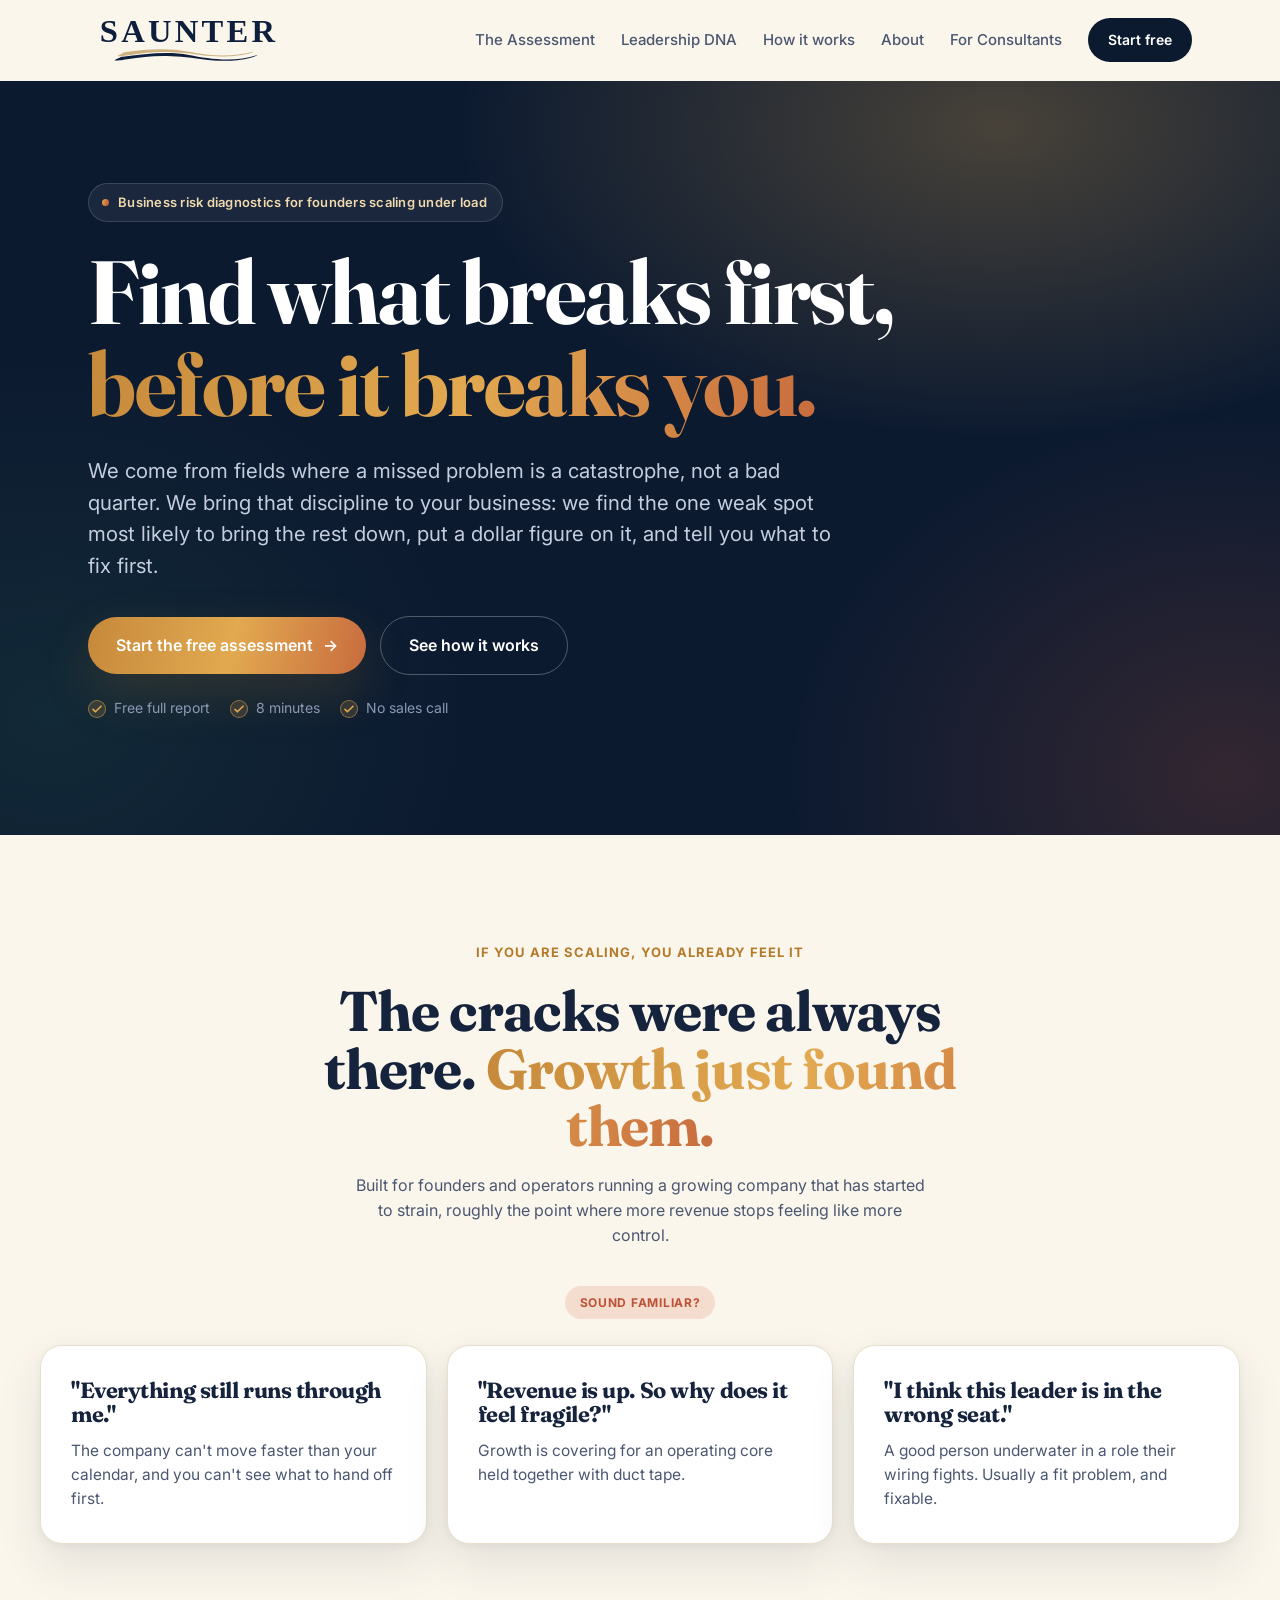
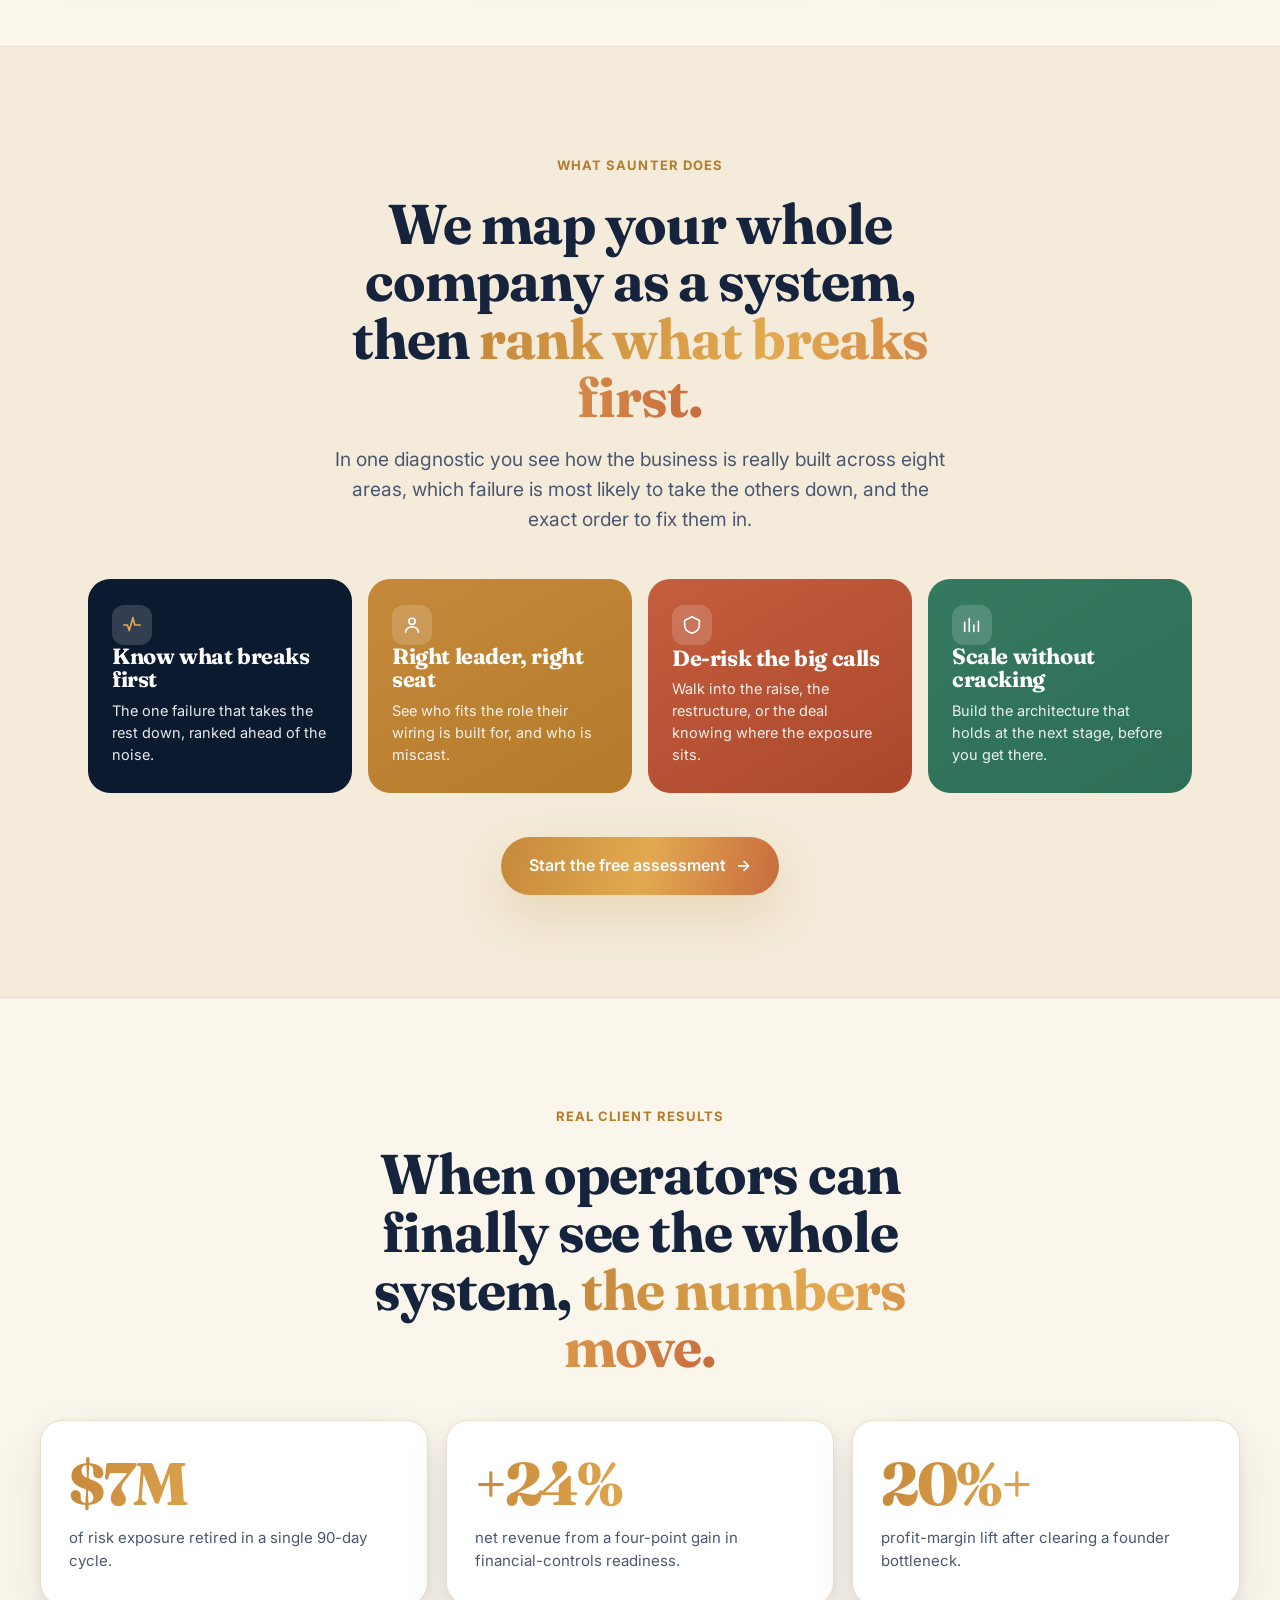
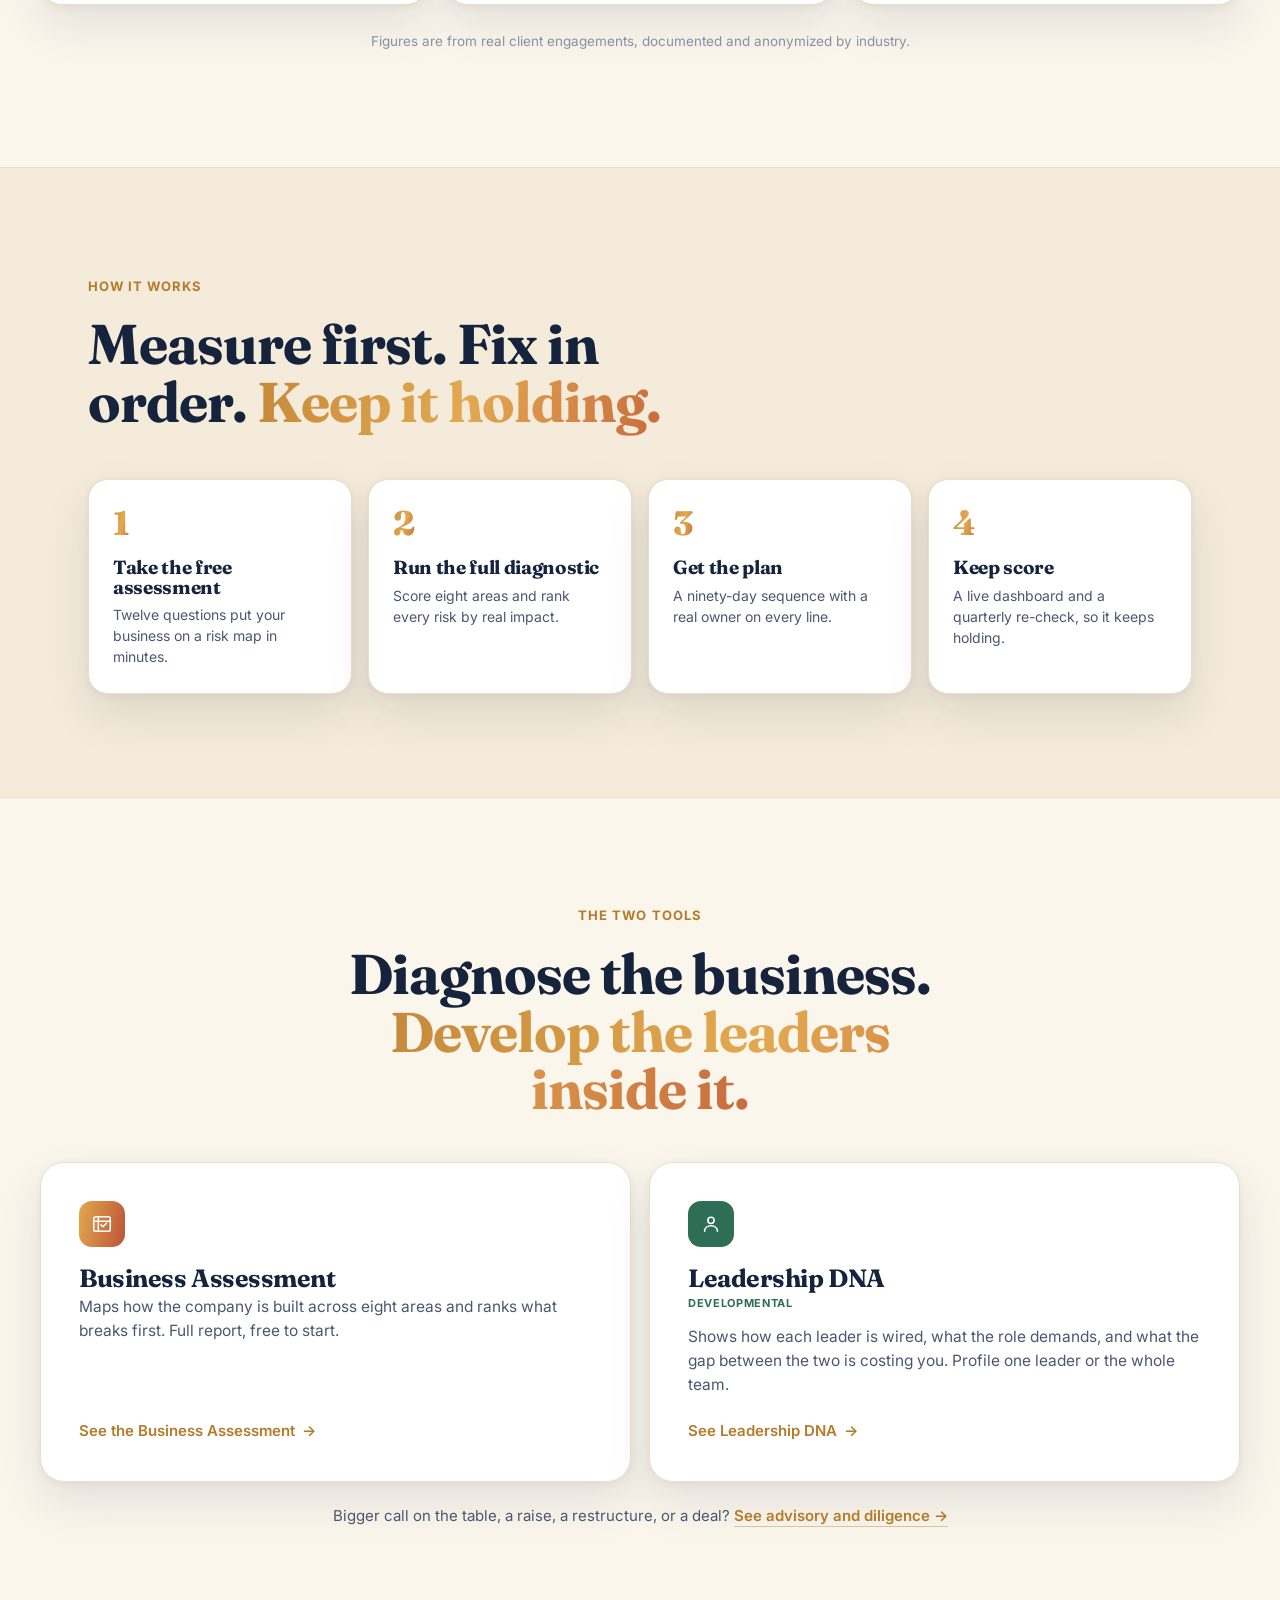
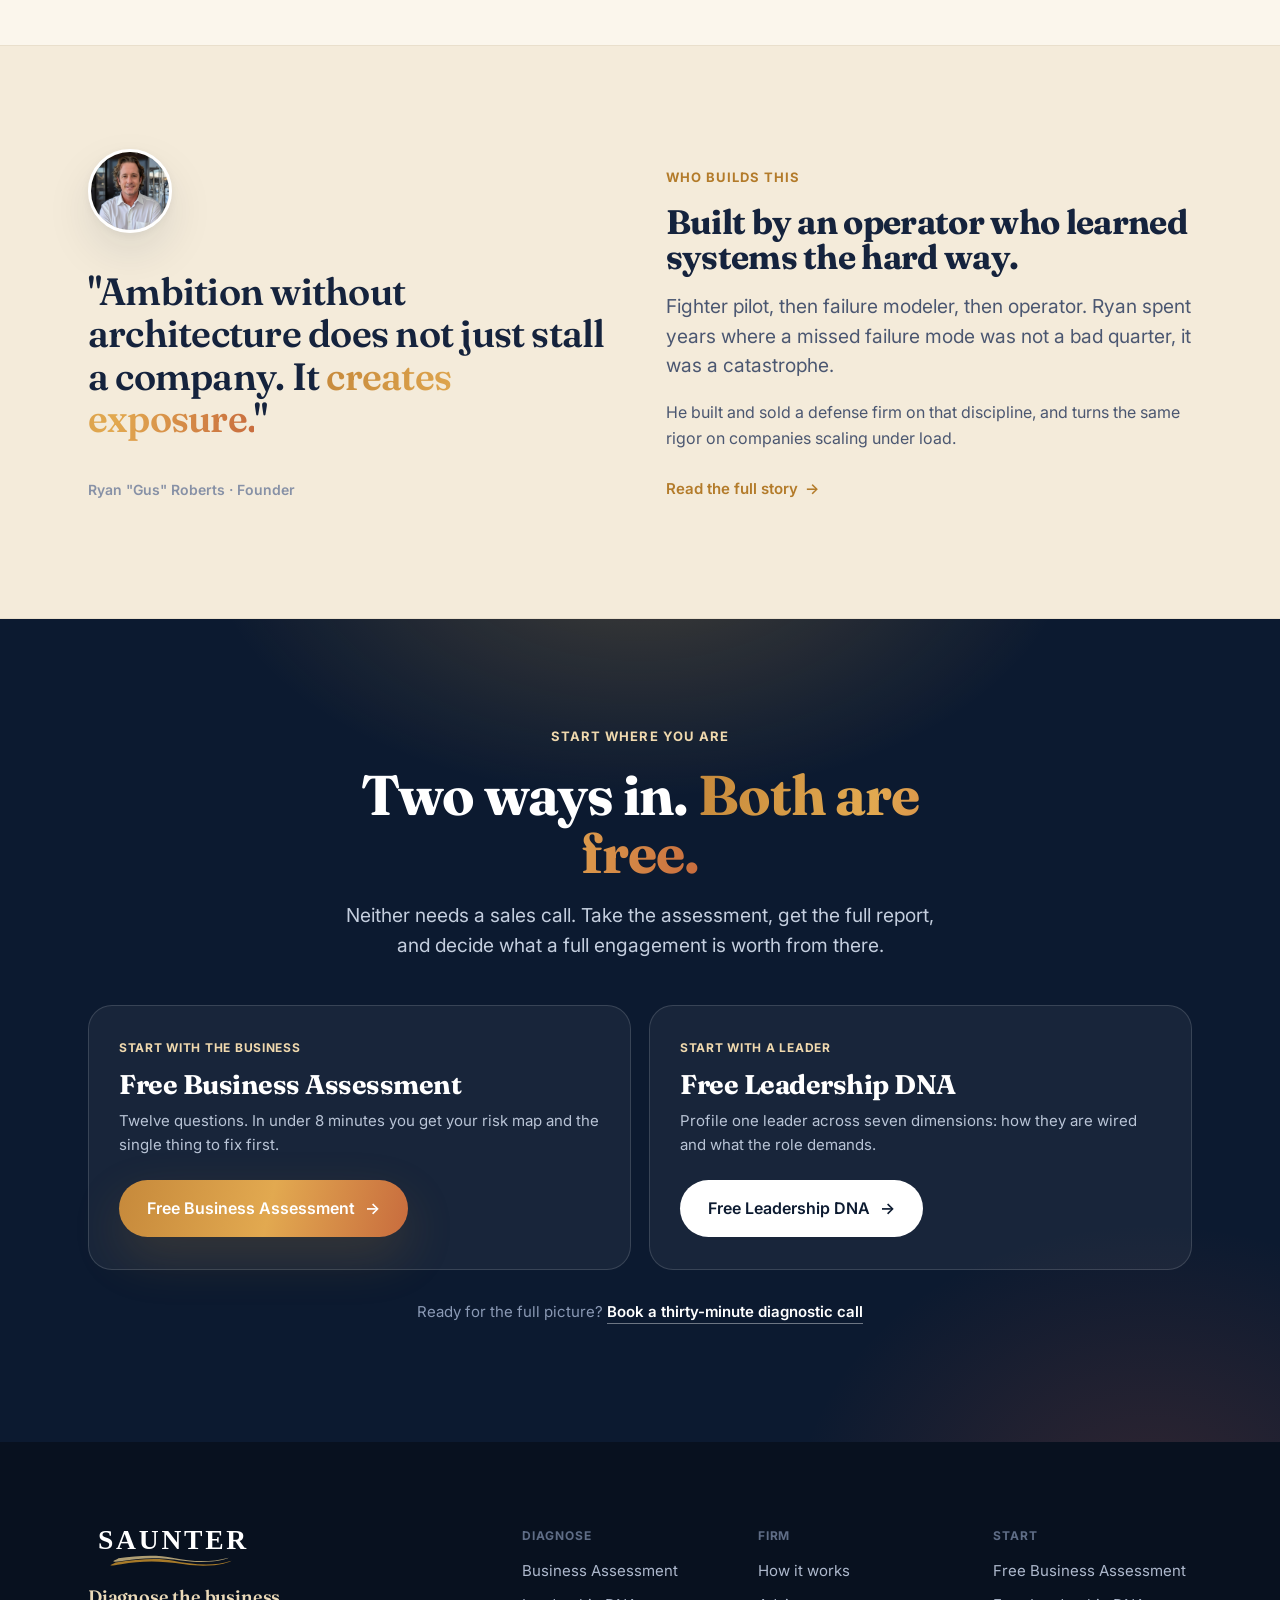
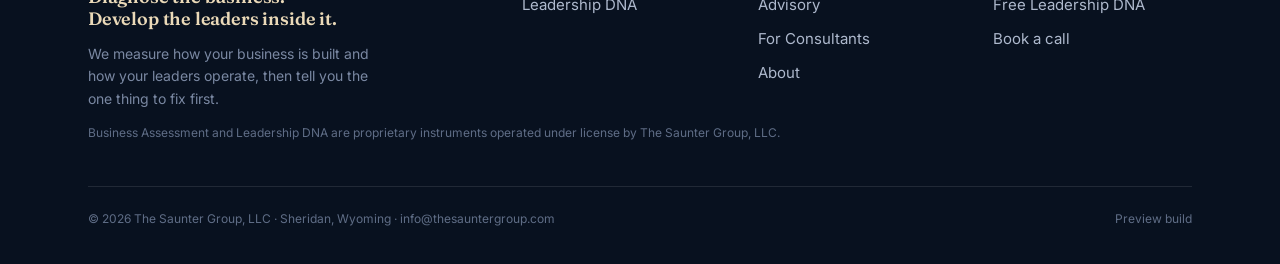
<file: index.html>
<!DOCTYPE html>
<html lang="en">
<head>
<meta charset="UTF-8" />
<meta name="viewport" content="width=device-width, initial-scale=1" />
<meta name="theme-color" content="#0C1A30" />
<meta name="robots" content="noindex" /><!-- PREVIEW BUILD -->
<title>The Saunter Group — Find what breaks first, before it breaks you</title>
<meta name="description" content="Business risk diagnostics for founders scaling under load. We find the one weak spot most likely to bring the rest down, put a dollar figure on it, and tell you what to fix first." />
<link rel="icon" type="image/svg+xml" href="assets/saunter-mark.svg" />
<link rel="preconnect" href="https://fonts.googleapis.com">
<link rel="preconnect" href="https://fonts.gstatic.com" crossorigin>
<link href="https://fonts.googleapis.com/css2?family=Fraunces:opsz,wght@9..144,500..900&family=Inter:wght@400;500;600;700&display=swap" rel="stylesheet">
<style>
  :root{
    --cream:#FBF6EC;
    --cream-2:#F4EBDA;
    --card:#FFFFFF;
    --ink:#15233D;
    --ink-2:#4B5771;
    --ink-3:#8791A6;
    --navy:#0C1A30;
    --navy-2:#122544;
    --line:#E9DFCC;
    --brass:#B37B2A;
    --amber:#E2A950;
    --coral:#BD5236;
    --coral-soft:#F4DDCE;
    --sand:#EAD6B4;
    --teal:#2E6E56;
    --teal-soft:#CFE3D6;
    --navy-soft:#D5DCE8;
    --grad:linear-gradient(103deg,#C6893B 0%,#E2A950 52%,#BD5236 120%);
    --grad-warm:linear-gradient(103deg,#E2A950,#BD5236);
    --disp:'Fraunces', Georgia, 'Times New Roman', serif;
    --ui:'Inter', -apple-system, BlinkMacSystemFont, Segoe UI, Roboto, sans-serif;
    --mx:1200px;
    --ease:cubic-bezier(.2,.8,.2,1);
    --shadow:0 2px 8px rgba(21,35,61,.05), 0 20px 46px rgba(21,35,61,.10);
    --shadow-lg:0 4px 14px rgba(21,35,61,.07), 0 34px 70px rgba(21,35,61,.16);
    --shadow-warm:0 20px 50px rgba(179,123,42,.20);
  }
  *{box-sizing:border-box;}
  html{scroll-behavior:smooth;}
  html,body{margin:0;padding:0;background:var(--cream);color:var(--ink);}
  body{font-family:var(--ui);font-size:18px;line-height:1.6;-webkit-font-smoothing:antialiased;text-rendering:optimizeLegibility;overflow-x:hidden;}
  img,svg{display:block;max-width:100%;}
  a{color:inherit;}
  ::selection{background:var(--amber);color:var(--navy);}

  .wrap{max-width:var(--mx);margin:0 auto;padding:0 clamp(20px,5vw,48px);position:relative;}
  section{position:relative;}

  h1,h2,h3,h4{margin:0;font-family:var(--disp);font-weight:700;font-optical-sizing:auto;letter-spacing:-.018em;line-height:1.05;color:var(--ink);}
  .display{font-weight:700;letter-spacing:-.016em;line-height:1.03;}
  .h1{font-size:clamp(44px,7vw,92px);}
  .h2{font-size:clamp(32px,4.6vw,56px);letter-spacing:-.018em;line-height:1.03;}
  .h3{font-size:clamp(24px,2.7vw,34px);letter-spacing:-.02em;}
  .grad-text{background:var(--grad);-webkit-background-clip:text;background-clip:text;color:transparent;}
  .lead{font-family:var(--ui);font-size:clamp(18px,1.5vw,22px);line-height:1.55;color:var(--ink-2);font-weight:400;}
  .kick{display:inline-flex;align-items:center;gap:9px;font-family:var(--ui);font-weight:600;font-size:13px;letter-spacing:.02em;color:var(--brass);background:var(--cream-2);border:1px solid var(--line);padding:8px 15px 8px 13px;border-radius:999px;}
  .kick::before{content:"";width:7px;height:7px;border-radius:50%;background:var(--grad-warm);}
  .kick.on-dark{color:#F0D9AE;background:rgba(255,255,255,.06);border-color:rgba(255,255,255,.14);}
  .eyebrow{font-family:var(--ui);font-weight:700;font-size:13px;letter-spacing:.08em;text-transform:uppercase;color:var(--brass);}

  .btn{display:inline-flex;align-items:center;gap:10px;font-family:var(--ui);font-weight:600;font-size:16px;padding:16px 28px;border-radius:999px;text-decoration:none;border:0;cursor:pointer;transition:transform .22s var(--ease),box-shadow .22s var(--ease),background .22s,color .22s;white-space:nowrap;}
  .btn .arw{transition:transform .22s var(--ease);}
  .btn:hover .arw{transform:translateX(4px);}
  .btn-grad{background:var(--grad);color:#fff;box-shadow:var(--shadow-warm);}
  .btn-grad:hover{transform:translateY(-2px);box-shadow:0 26px 60px rgba(179,123,42,.34);}
  .btn-navy{background:var(--navy);color:#fff;}
  .btn-navy:hover{transform:translateY(-2px);box-shadow:0 20px 44px rgba(12,26,48,.28);}
  .btn-ghost{background:transparent;color:var(--ink);border:1.5px solid var(--line);}
  .btn-ghost:hover{border-color:var(--ink);background:#fff;}
  .btn-ghost.on-dark{color:#fff;border-color:rgba(255,255,255,.28);}
  .btn-ghost.on-dark:hover{background:rgba(255,255,255,.08);border-color:rgba(255,255,255,.5);}
  .btn-white{background:#fff;color:var(--navy);}
  .btn-white:hover{transform:translateY(-2px);box-shadow:0 20px 44px rgba(0,0,0,.24);}
  .tlink{font-family:var(--ui);font-weight:600;font-size:15px;color:var(--brass);text-decoration:none;display:inline-flex;align-items:center;gap:7px;}
  .tlink .arw{transition:transform .2s var(--ease);}
  .tlink:hover .arw{transform:translateX(4px);}

  .nav{position:sticky;top:0;z-index:100;background:rgba(251,246,236,.82);backdrop-filter:saturate(150%) blur(12px);border-bottom:1px solid transparent;transition:border-color .3s,background .3s;}
  .nav.scrolled{border-color:var(--line);background:rgba(251,246,236,.95);}
  .nav-in{max-width:var(--mx);margin:0 auto;padding:14px clamp(20px,5vw,48px);display:flex;align-items:center;gap:26px;}
  .nav-brand{display:flex;align-items:center;flex-shrink:0;text-decoration:none;}
  .nav-brand img{height:52px;width:auto;}
  .nav-links{display:flex;align-items:center;gap:26px;flex:1;justify-content:flex-end;}
  .nav-links a{font-family:var(--ui);font-weight:500;font-size:15px;color:var(--ink-2);text-decoration:none;transition:color .18s;}
  .nav-links a:hover{color:var(--ink);}
  .nav-cta{background:var(--navy);color:#fff!important;padding:11px 20px;border-radius:999px;font-weight:600!important;font-size:14px!important;transition:transform .2s var(--ease),box-shadow .2s;}
  .nav-cta:hover{transform:translateY(-1px);box-shadow:0 10px 22px rgba(12,26,48,.24);}
  .nav-tog{display:none;background:none;border:0;width:44px;height:44px;padding:11px;cursor:pointer;flex-direction:column;justify-content:space-between;margin-left:auto;}
  .nav-tog span{display:block;height:2.5px;border-radius:2px;background:var(--ink);transition:transform .22s,opacity .22s;}
  .nav-tog[aria-expanded="true"] span:nth-child(1){transform:translateY(7.5px) rotate(45deg);}
  .nav-tog[aria-expanded="true"] span:nth-child(2){opacity:0;}
  .nav-tog[aria-expanded="true"] span:nth-child(3){transform:translateY(-7.5px) rotate(-45deg);}
  @media(max-width:900px){
    .nav-tog{display:flex;}
    .nav-links{position:absolute;top:100%;left:12px;right:12px;background:#fff;border:1px solid var(--line);border-radius:20px;box-shadow:var(--shadow);flex-direction:column;align-items:stretch;gap:2px;padding:10px;opacity:0;visibility:hidden;transform:translateY(-8px) scale(.98);transform-origin:top;transition:opacity .2s,transform .26s var(--ease),visibility 0s linear .26s;}
    .nav-links.open{opacity:1;visibility:visible;transform:none;transition:opacity .2s,transform .26s var(--ease);}
    .nav-links a{padding:14px 16px;border-radius:12px;font-size:16px;}
    .nav-links a:hover{background:var(--cream);}
    .nav-cta{text-align:center;margin-top:4px;}
  }

  .rev{opacity:0;transform:translateY(24px);transition:opacity .7s var(--ease),transform .7s var(--ease);}
  .rev.in{opacity:1;transform:none;}
  .rev.d1{transition-delay:.08s;}.rev.d2{transition-delay:.16s;}.rev.d3{transition-delay:.24s;}.rev.d4{transition-delay:.32s;}
  @media(prefers-reduced-motion:reduce){.rev{opacity:1!important;transform:none!important;}html{scroll-behavior:auto;}}

  .hero{background:var(--navy);color:#fff;position:relative;overflow:hidden;}
  .hero::before{content:"";position:absolute;inset:0;background:
    radial-gradient(900px 520px at 78% 6%, rgba(226,169,80,.28), transparent 60%),
    radial-gradient(760px 620px at 96% 92%, rgba(189,82,54,.22), transparent 58%),
    radial-gradient(700px 600px at 4% 84%, rgba(46,110,86,.18), transparent 60%);}
  .hero-in{position:relative;z-index:2;max-width:var(--mx);margin:0 auto;padding:clamp(60px,8vw,112px) clamp(20px,5vw,48px) clamp(64px,9vw,120px);}
  .hero h1{max-width:16ch;margin:24px 0 0;color:#fff;}
  .hero .lead{color:#C4CEDE;max-width:58ch;margin:24px 0 0;font-size:clamp(18px,1.6vw,23px);}
  .hero-cta{display:flex;gap:14px;flex-wrap:wrap;align-items:center;margin-top:34px;}
  .hero-trust{margin-top:22px;font-size:14px;color:#8A99B4;display:flex;gap:8px 20px;flex-wrap:wrap;}
  .hero-trust span{display:inline-flex;align-items:center;gap:8px;}
  .hero-trust span::before{content:"";width:16px;height:16px;border-radius:50%;background:rgba(226,169,80,.16);border:1px solid rgba(226,169,80,.5);background-image:url("data:image/svg+xml,%3Csvg xmlns='http://www.w3.org/2000/svg' width='16' height='16' viewBox='0 0 16 16'%3E%3Cpath d='M4 8.4l2.4 2.4L12 5.2' stroke='%23E2A950' stroke-width='1.6' fill='none' stroke-linecap='round' stroke-linejoin='round'/%3E%3C/svg%3E");}
  .hero-cred{margin-top:24px;padding-top:20px;border-top:1px solid rgba(255,255,255,.12);font-family:var(--ui);font-size:14.5px;color:#9BA8C0;max-width:56ch;line-height:1.5;}

  .tiles{display:grid;grid-template-columns:repeat(4,1fr);gap:16px;margin-top:44px;}
  @media(max-width:900px){.tiles{grid-template-columns:1fr 1fr;}}
  @media(max-width:520px){.tiles{grid-template-columns:1fr;}}
  .tile{border-radius:22px;padding:26px 24px 28px;min-height:210px;display:flex;flex-direction:column;justify-content:space-between;transition:transform .28s var(--ease),box-shadow .28s var(--ease);position:relative;overflow:hidden;}
  .tile:hover{transform:translateY(-5px);box-shadow:var(--shadow-lg);}
  .tile .ic{width:40px;height:40px;border-radius:12px;display:flex;align-items:center;justify-content:center;background:rgba(255,255,255,.16);}
  .tile h4{font-size:22px;line-height:1.08;margin:0 0 8px;color:inherit;}
  .tile p{font-family:var(--ui);font-size:14.5px;line-height:1.5;margin:0;opacity:.9;}
  .tile-navy{background:var(--navy);color:#fff;}
  .tile-brass{background:linear-gradient(150deg,#C6893B,#B37B2A);color:#fff;}
  .tile-coral{background:linear-gradient(150deg,#C55E3E,#AA472B);color:#fff;}
  .tile-teal{background:linear-gradient(150deg,#357a60,#2E6E56);color:#fff;}
  .tile .ic svg{width:22px;height:22px;}

  .sec{padding:clamp(64px,8vw,120px) 0;}
  .sec-head{max-width:56ch;}
  .sec-head.center{margin:0 auto;text-align:center;}
  .sec-head .h2{margin-top:16px;}
  .sec-head .lead{margin-top:20px;}

  .pain-head{text-align:center;max-width:60ch;margin:0 auto;}
  .pain-qual{font-family:var(--ui);font-size:16px;color:var(--ink-2);max-width:58ch;margin:18px auto 0;line-height:1.55;}
  .sound{display:inline-flex;align-items:center;gap:9px;font-family:var(--ui);font-weight:700;font-size:12px;letter-spacing:.06em;text-transform:uppercase;color:var(--coral);background:var(--coral-soft);border-radius:999px;padding:7px 15px;margin:38px auto 0;}
  .pain-grid{display:grid;grid-template-columns:repeat(3,1fr);gap:20px;margin-top:26px;}
  @media(max-width:880px){.pain-grid{grid-template-columns:1fr;}}
  .pain{background:var(--card);border:1px solid var(--line);border-radius:22px;padding:32px 30px;box-shadow:var(--shadow);}
  .pain .q{font-family:var(--disp);font-weight:700;font-size:22px;line-height:1.12;color:var(--ink);margin:0 0 12px;letter-spacing:-.02em;}
  .pain p{font-family:var(--ui);font-size:15.5px;color:var(--ink-2);margin:0;line-height:1.55;}

  .split{display:grid;grid-template-columns:1fr 1fr;gap:clamp(24px,4vw,56px);align-items:center;}
  @media(max-width:880px){.split{grid-template-columns:1fr;gap:32px;}}
  .prod-card{background:var(--card);border:1px solid var(--line);border-radius:26px;padding:clamp(28px,3.4vw,40px);box-shadow:var(--shadow);}
  .prod-badge{display:inline-flex;align-items:center;gap:8px;font-family:var(--ui);font-weight:700;font-size:12px;letter-spacing:.05em;text-transform:uppercase;color:#fff;background:var(--grad-warm);padding:7px 14px;border-radius:999px;margin-bottom:20px;}

  .tools{display:grid;grid-template-columns:1fr 1fr;gap:18px;margin-top:44px;}
  @media(max-width:760px){.tools{grid-template-columns:1fr;}}
  .tool{background:var(--card);border:1px solid var(--line);border-radius:24px;padding:clamp(28px,3vw,38px);box-shadow:var(--shadow);display:flex;flex-direction:column;}
  .tool .ic{width:46px;height:46px;border-radius:13px;background:var(--grad-warm);display:flex;align-items:center;justify-content:center;margin-bottom:18px;}
  .tool.ldna .ic{background:var(--teal);}
  .tool h3{font-size:25px;margin:0 0 4px;}
  .tool .dev{font-family:var(--ui);font-weight:700;font-size:11px;letter-spacing:.06em;text-transform:uppercase;color:var(--teal);margin-bottom:12px;display:inline-block;}
  .tool p{font-family:var(--ui);font-size:15.5px;color:var(--ink-2);line-height:1.55;margin:0 0 22px;}
  .tool .tlink{margin-top:auto;}

  .figrow{display:grid;grid-template-columns:repeat(3,1fr);gap:18px;margin-top:44px;}
  @media(max-width:760px){.figrow{grid-template-columns:1fr;}}
  .fig{background:var(--card);border:1px solid var(--line);border-radius:22px;padding:32px 28px;box-shadow:var(--shadow);}
  .fig b{display:block;font-family:var(--disp);font-weight:800;font-size:clamp(42px,5.4vw,60px);letter-spacing:-.04em;line-height:1;background:var(--grad);-webkit-background-clip:text;background-clip:text;color:transparent;}
  .fig p{font-family:var(--ui);font-size:15px;color:var(--ink-2);margin:14px 0 0;line-height:1.5;}
  .src-line{font-family:var(--ui);font-size:13.5px;color:var(--ink-3);margin-top:26px;line-height:1.5;}

  .steps{display:grid;grid-template-columns:repeat(4,1fr);gap:16px;margin-top:48px;}
  @media(max-width:880px){.steps{grid-template-columns:1fr 1fr;}}
  @media(max-width:520px){.steps{grid-template-columns:1fr;}}
  .step{background:var(--card);border:1px solid var(--line);border-radius:20px;padding:26px 24px;box-shadow:var(--shadow);}
  .step .sn{font-family:var(--disp);font-weight:800;font-size:34px;background:var(--grad);-webkit-background-clip:text;background-clip:text;color:transparent;line-height:1;}
  .step h4{font-size:19px;margin:14px 0 7px;}
  .step p{font-family:var(--ui);font-size:14px;color:var(--ink-2);margin:0;line-height:1.5;}

  .statband{background:var(--cream-2);border-top:1px solid var(--line);border-bottom:1px solid var(--line);}

  .about-portrait{width:84px;height:84px;border-radius:50%;overflow:hidden;border:3px solid #fff;box-shadow:var(--shadow);margin-bottom:20px;}
  .about-portrait img{width:100%;height:100%;object-fit:cover;}
  .about-quote{font-family:var(--disp);font-weight:600;font-size:clamp(24px,3.2vw,38px);line-height:1.12;letter-spacing:-.02em;color:var(--ink);}

  .adv-teaser{margin-top:22px;font-family:var(--ui);font-size:15px;color:var(--ink-2);text-align:center;}
  .adv-teaser a{color:var(--brass);font-weight:600;text-decoration:none;border-bottom:1px solid rgba(179,123,42,.4);padding-bottom:1px;}

  .close{background:var(--navy);color:#fff;position:relative;overflow:hidden;}
  .close::before{content:"";position:absolute;inset:0;background:radial-gradient(700px 420px at 50% -10%, rgba(226,169,80,.26), transparent 62%),radial-gradient(600px 500px at 90% 110%, rgba(189,82,54,.22), transparent 60%);}
  .close .h2{color:#fff;}
  .doors{display:grid;grid-template-columns:1fr 1fr;gap:18px;margin-top:44px;}
  @media(max-width:760px){.doors{grid-template-columns:1fr;}}
  .door{background:rgba(255,255,255,.05);border:1px solid rgba(255,255,255,.14);border-radius:24px;padding:32px 30px;display:flex;flex-direction:column;transition:transform .26s var(--ease),background .26s;}
  .door:hover{transform:translateY(-4px);background:rgba(255,255,255,.08);}
  .door .dk{font-family:var(--ui);font-weight:700;font-size:12px;letter-spacing:.06em;text-transform:uppercase;color:#F0D9AE;margin-bottom:14px;}
  .door h3{font-size:27px;color:#fff;margin:0 0 10px;}
  .door p{font-family:var(--ui);font-size:15px;color:#B9C4D6;line-height:1.55;margin:0 0 24px;flex:1;}

  footer{background:#08111F;color:#8A99B4;padding:clamp(56px,7vw,84px) 0 36px;}
  .foot-grid{display:grid;grid-template-columns:2fr 1fr 1fr 1fr;gap:36px;}
  @media(max-width:760px){.foot-grid{grid-template-columns:1fr 1fr;gap:28px;}}
  .foot-brand img{height:44px;margin-bottom:16px;}
  .foot-brand .foot-tag{font-family:var(--disp);font-weight:600;font-size:18px;line-height:1.25;letter-spacing:-.01em;color:#EAD9B8;max-width:22ch;margin:0 0 12px;}
  .foot-brand p{font-family:var(--ui);font-size:14px;color:#7A88A2;max-width:32ch;line-height:1.6;margin:0;}
  .foot-col h5{font-family:var(--ui);font-weight:700;font-size:12px;letter-spacing:.08em;text-transform:uppercase;color:#5f6d86;margin:0 0 14px;}
  .foot-col a{display:block;font-family:var(--ui);font-size:15px;color:#AEB9CD;text-decoration:none;margin-bottom:10px;}
  .foot-col a:hover{color:#fff;}
  .foot-bot{margin-top:44px;padding-top:22px;border-top:1px solid rgba(255,255,255,.10);display:flex;justify-content:space-between;gap:14px;flex-wrap:wrap;font-family:var(--ui);font-size:12px;color:#5f6d86;}
  .foot-license{margin-top:14px;font-family:var(--ui);font-size:12px;color:#5f6d86;line-height:1.5;}

  .mcta{display:none;}
  @media(max-width:640px){
    .mcta{display:block;position:fixed;left:0;right:0;bottom:0;z-index:200;padding:10px 14px calc(10px + env(safe-area-inset-bottom));background:rgba(12,26,48,.94);backdrop-filter:blur(10px);border-top:1px solid rgba(255,255,255,.14);}
    .mcta a{width:100%;justify-content:center;}
    body{padding-bottom:76px;}
  }
</style>
</head>
<body>

<nav class="nav" id="nav">
  <div class="nav-in">
    <a href="index.html" class="nav-brand" aria-label="The Saunter Group"><img src="assets/saunter-logo.svg" alt="The Saunter Group" /></a>
    <button class="nav-tog" aria-label="Menu" aria-expanded="false" aria-controls="navlinks"><span></span><span></span><span></span></button>
    <div class="nav-links" id="navlinks">
      <a href="assessment/">The Assessment</a>
      <a href="leadership-dna/">Leadership DNA</a>
      <a href="method/">How it works</a>
      <a href="about/">About</a>
      <a href="consulting/">For Consultants</a>
      <a href="#start" class="nav-cta">Start free</a>
    </div>
  </div>
</nav>

<!-- ============ BLOCK 1 — HERO ============ -->
<section class="hero">
  <div class="hero-in">
    <span class="kick on-dark rev">Business risk diagnostics for founders scaling under load</span>
    <h1 class="display h1 rev d1">Find what breaks first, <span class="grad-text">before it breaks you.</span></h1>
    <p class="lead rev d2">We come from fields where a missed problem is a catastrophe, not a bad quarter. We bring that discipline to your business: we find the one weak spot most likely to bring the rest down, put a dollar figure on it, and tell you what to fix first.</p>
    <div class="hero-cta rev d3">
      <a href="#start" class="btn btn-grad">Start the free assessment <span class="arw">→</span></a>
      <a href="#how" class="btn btn-ghost on-dark">See how it works</a>
    </div>
    <div class="hero-trust rev d3">
      <span>Free full report</span>
      <span>8 minutes</span>
      <span>No sales call</span>
    </div>
  </div>
</section>

<!-- ============ BLOCK 2 — IS THIS YOU? ============ -->
<section class="sec wrap">
  <div class="pain-head rev">
    <span class="eyebrow">If you are scaling, you already feel it</span>
    <h2 class="h2" style="margin-top:16px;">The cracks were always there. <span class="grad-text">Growth just found them.</span></h2>
    <p class="pain-qual">Built for founders and operators running a growing company that has started to strain, roughly the point where more revenue stops feeling like more control.</p>
    <span class="sound">Sound familiar?</span>
  </div>
  <div class="pain-grid">
    <div class="pain rev d1">
      <p class="q">"Everything still runs through me."</p>
      <p>The company can't move faster than your calendar, and you can't see what to hand off first.</p>
    </div>
    <div class="pain rev d2">
      <p class="q">"Revenue is up. So why does it feel fragile?"</p>
      <p>Growth is covering for an operating core held together with duct tape.</p>
    </div>
    <div class="pain rev d3">
      <p class="q">"I think this leader is in the wrong seat."</p>
      <p>A good person underwater in a role their wiring fights. Usually a fit problem, and fixable.</p>
    </div>
  </div>
</section>

<!-- ============ BLOCK 3 — WHAT SAUNTER DOES ============ -->
<section class="sec statband">
  <div class="wrap">
    <div class="sec-head center rev">
      <span class="eyebrow">What Saunter does</span>
      <h2 class="h2">We map your whole company as a system, then <span class="grad-text">rank what breaks first.</span></h2>
      <p class="lead" style="margin-left:auto;margin-right:auto;">In one diagnostic you see how the business is really built across eight areas, which failure is most likely to take the others down, and the exact order to fix them in.</p>
    </div>
    <div class="tiles">
      <div class="tile tile-navy rev d1">
        <div class="ic"><svg viewBox="0 0 24 24" fill="none"><path d="M3 12h4l2 6 4-14 2 8h6" stroke="#E2A950" stroke-width="1.8" stroke-linecap="round" stroke-linejoin="round"/></svg></div>
        <div><h4>Know what breaks first</h4><p>The one failure that takes the rest down, ranked ahead of the noise.</p></div>
      </div>
      <div class="tile tile-brass rev d2">
        <div class="ic"><svg viewBox="0 0 24 24" fill="none"><circle cx="12" cy="8" r="3.4" stroke="#fff" stroke-width="1.8"/><path d="M5 20c0-3.6 3.1-6 7-6s7 2.4 7 6" stroke="#fff" stroke-width="1.8" stroke-linecap="round"/></svg></div>
        <div><h4>Right leader, right seat</h4><p>See who fits the role their wiring is built for, and who is miscast.</p></div>
      </div>
      <div class="tile tile-coral rev d3">
        <div class="ic"><svg viewBox="0 0 24 24" fill="none"><path d="M12 3l8 4v5c0 4.4-3.2 7.6-8 9-4.8-1.4-8-4.6-8-9V7l8-4z" stroke="#fff" stroke-width="1.8" stroke-linejoin="round"/></svg></div>
        <div><h4>De-risk the big calls</h4><p>Walk into the raise, the restructure, or the deal knowing where the exposure sits.</p></div>
      </div>
      <div class="tile tile-teal rev d4">
        <div class="ic"><svg viewBox="0 0 24 24" fill="none"><path d="M4 19V9m5 10V5m5 14v-7m5 7V8" stroke="#fff" stroke-width="1.8" stroke-linecap="round"/></svg></div>
        <div><h4>Scale without cracking</h4><p>Build the architecture that holds at the next stage, before you get there.</p></div>
      </div>
    </div>
    <div class="rev d2" style="text-align:center;margin-top:44px;">
      <a href="#start" class="btn btn-grad">Start the free assessment <span class="arw">→</span></a>
    </div>
  </div>
</section>

<!-- ============ BLOCK 4 — PROOF ============ -->
<section class="sec wrap">
  <div class="sec-head center rev">
    <span class="eyebrow">Real client results</span>
    <h2 class="h2">When operators can finally see the whole system, <span class="grad-text">the numbers move.</span></h2>
  </div>
  <div class="figrow">
    <div class="fig rev d1"><b>$7M</b><p>of risk exposure retired in a single 90-day cycle.</p></div>
    <div class="fig rev d2"><b>+24%</b><p>net revenue from a four-point gain in financial-controls readiness.</p></div>
    <div class="fig rev d3"><b>20%+</b><p>profit-margin lift after clearing a founder bottleneck.</p></div>
  </div>
  <p class="src-line rev d2" style="text-align:center;">Figures are from real client engagements, documented and anonymized by industry.</p>
</section>

<!-- ============ BLOCK 5 — HOW IT WORKS ============ -->
<section id="how" class="sec statband">
  <div class="wrap">
    <div class="sec-head rev">
      <span class="eyebrow">How it works</span>
      <h2 class="h2">Measure first. Fix in order. <span class="grad-text">Keep it holding.</span></h2>
    </div>
    <div class="steps">
      <div class="step rev d1"><span class="sn">1</span><h4>Take the free assessment</h4><p>Twelve questions put your business on a risk map in minutes.</p></div>
      <div class="step rev d2"><span class="sn">2</span><h4>Run the full diagnostic</h4><p>Score eight areas and rank every risk by real impact.</p></div>
      <div class="step rev d3"><span class="sn">3</span><h4>Get the plan</h4><p>A ninety-day sequence with a real owner on every line.</p></div>
      <div class="step rev d4"><span class="sn">4</span><h4>Keep score</h4><p>A live dashboard and a quarterly re-check, so it keeps holding.</p></div>
    </div>
  </div>
</section>

<!-- ============ BLOCK 6 — THE TWO TOOLS ============ -->
<section class="sec wrap">
  <div class="sec-head center rev">
    <span class="eyebrow">The two tools</span>
    <h2 class="h2">Diagnose the business. <span class="grad-text">Develop the leaders inside it.</span></h2>
  </div>
  <div class="tools">
    <div class="tool rev d1">
      <div class="ic"><svg width="22" height="22" viewBox="0 0 24 24" fill="none"><rect x="3" y="4" width="18" height="16" rx="2" stroke="#fff" stroke-width="1.7"/><path d="M3 9h18M8 4v16" stroke="#fff" stroke-width="1.7"/><path d="M11 13l2 2 4-4" stroke="#fff" stroke-width="1.7" stroke-linecap="round" stroke-linejoin="round"/></svg></div>
      <h3>Business Assessment</h3>
      <p>Maps how the company is built across eight areas and ranks what breaks first. Full report, free to start.</p>
      <a href="assessment/" class="tlink">See the Business Assessment <span class="arw">→</span></a>
    </div>
    <div class="tool ldna rev d2">
      <div class="ic"><svg width="22" height="22" viewBox="0 0 24 24" fill="none"><circle cx="12" cy="8" r="3.4" stroke="#fff" stroke-width="1.7"/><path d="M5 20c0-3.6 3.1-6 7-6s7 2.4 7 6" stroke="#fff" stroke-width="1.7" stroke-linecap="round"/></svg></div>
      <h3>Leadership DNA</h3>
      <span class="dev">Developmental</span>
      <p>Shows how each leader is wired, what the role demands, and what the gap between the two is costing you. Profile one leader or the whole team.</p>
      <a href="leadership-dna/" class="tlink">See Leadership DNA <span class="arw">→</span></a>
    </div>
  </div>
  <p class="adv-teaser rev d2">Bigger call on the table, a raise, a restructure, or a deal? <a href="advisory/">See advisory and diligence →</a></p>
</section>

<!-- ============ BLOCK 7 — WHO'S BEHIND IT ============ -->
<section class="sec statband">
  <div class="wrap split">
    <div class="rev">
      <div class="about-portrait"><img src="assets/3FBD7EFA-B8A1-40F6-AF1A-22E397819820_1_105_c.jpeg" alt="Ryan Gus Roberts"/></div>
      <p class="about-quote">"Ambition without architecture does not just stall a company. It <span class="grad-text">creates exposure.</span>"</p>
      <p style="font-family:var(--ui);font-weight:600;font-size:14px;color:var(--ink-3);margin-top:18px;">Ryan "Gus" Roberts · Founder</p>
    </div>
    <div class="rev d1">
      <span class="eyebrow">Who builds this</span>
      <h3 class="h3" style="margin-top:14px;">Built by an operator who learned systems the hard way.</h3>
      <p class="lead" style="margin-top:16px;">Fighter pilot, then failure modeler, then operator. Ryan spent years where a missed failure mode was not a bad quarter, it was a catastrophe.</p>
      <p style="font-family:var(--ui);font-size:16px;color:var(--ink-2);line-height:1.6;margin-top:14px;">He built and sold a defense firm on that discipline, and turns the same rigor on companies scaling under load.</p>
      <div style="margin-top:22px;"><a href="about/" class="tlink">Read the full story <span class="arw">→</span></a></div>
    </div>
  </div>
</section>

<!-- ============ BLOCK 8 — START FREE ============ -->
<section id="start" class="sec close">
  <div class="wrap" style="position:relative;z-index:2;text-align:center;">
    <div class="sec-head center rev">
      <span class="eyebrow" style="color:#F0D9AE;">Start where you are</span>
      <h2 class="h2">Two ways in. <span class="grad-text">Both are free.</span></h2>
      <p class="lead" style="color:#C4CEDE;margin-left:auto;margin-right:auto;">Neither needs a sales call. Take the assessment, get the full report, and decide what a full engagement is worth from there.</p>
    </div>
    <div class="doors rev d1" style="text-align:left;">
      <div class="door">
        <span class="dk">Start with the business</span>
        <h3>Free Business Assessment</h3>
        <p>Twelve questions. In under 8 minutes you get your risk map and the single thing to fix first.</p>
        <a href="assessment/" class="btn btn-grad" style="align-self:flex-start;">Free Business Assessment <span class="arw">→</span></a>
      </div>
      <div class="door">
        <span class="dk">Start with a leader</span>
        <h3>Free Leadership DNA</h3>
        <p>Profile one leader across seven dimensions: how they are wired and what the role demands.</p>
        <a href="leadership-dna/" class="btn btn-white" style="align-self:flex-start;">Free Leadership DNA <span class="arw">→</span></a>
      </div>
    </div>
    <p style="font-family:var(--ui);font-size:15px;color:#8A99B4;margin-top:30px;" class="rev d2">Ready for the full picture? <a href="advisory/" style="color:#fff;font-weight:600;text-decoration:none;border-bottom:1px solid rgba(255,255,255,.4);padding-bottom:2px;">Book a thirty-minute diagnostic call</a></p>
  </div>
</section>

<footer>
  <div class="wrap">
    <div class="foot-grid">
      <div class="foot-brand">
        <img src="assets/saunter-logo-light.svg" alt="The Saunter Group" />
        <p class="foot-tag">Diagnose the business. Develop the leaders inside it.</p>
        <p>We measure how your business is built and how your leaders operate, then tell you the one thing to fix first.</p>
      </div>
      <div class="foot-col"><h5>Diagnose</h5><a href="assessment/">Business Assessment</a><a href="leadership-dna/">Leadership DNA</a></div>
      <div class="foot-col"><h5>Firm</h5><a href="method/">How it works</a><a href="advisory/">Advisory</a><a href="consulting/">For Consultants</a><a href="about/">About</a></div>
      <div class="foot-col"><h5>Start</h5><a href="assessment/">Free Business Assessment</a><a href="leadership-dna/">Free Leadership DNA</a><a href="advisory/">Book a call</a></div>
    </div>
    <p class="foot-license">Business Assessment and Leadership DNA are proprietary instruments operated under license by The Saunter Group, LLC.</p>
    <div class="foot-bot">
      <span>© 2026 The Saunter Group, LLC · Sheridan, Wyoming · info@thesauntergroup.com</span>
      <span>Preview build</span>
    </div>
  </div>
</footer>

<div class="mcta"><a href="#start" class="btn btn-grad">Start free <span class="arw">→</span></a></div>

<script>
  var tog=document.querySelector('.nav-tog'),links=document.getElementById('navlinks');
  tog.addEventListener('click',function(){var o=links.classList.toggle('open');tog.setAttribute('aria-expanded',o?'true':'false');});
  links.querySelectorAll('a').forEach(function(a){a.addEventListener('click',function(){links.classList.remove('open');tog.setAttribute('aria-expanded','false');});});
  var nav=document.getElementById('nav');
  var sc=function(){nav.classList.toggle('scrolled',scrollY>8);};sc();addEventListener('scroll',sc,{passive:true});
  var io=new IntersectionObserver(function(es){es.forEach(function(e){if(e.isIntersecting){e.target.classList.add('in');io.unobserve(e.target);}});},{threshold:.14,rootMargin:'0px 0px -6% 0px'});
  document.querySelectorAll('.rev').forEach(function(el){io.observe(el);});
</script>
</body>
</html>
</file>
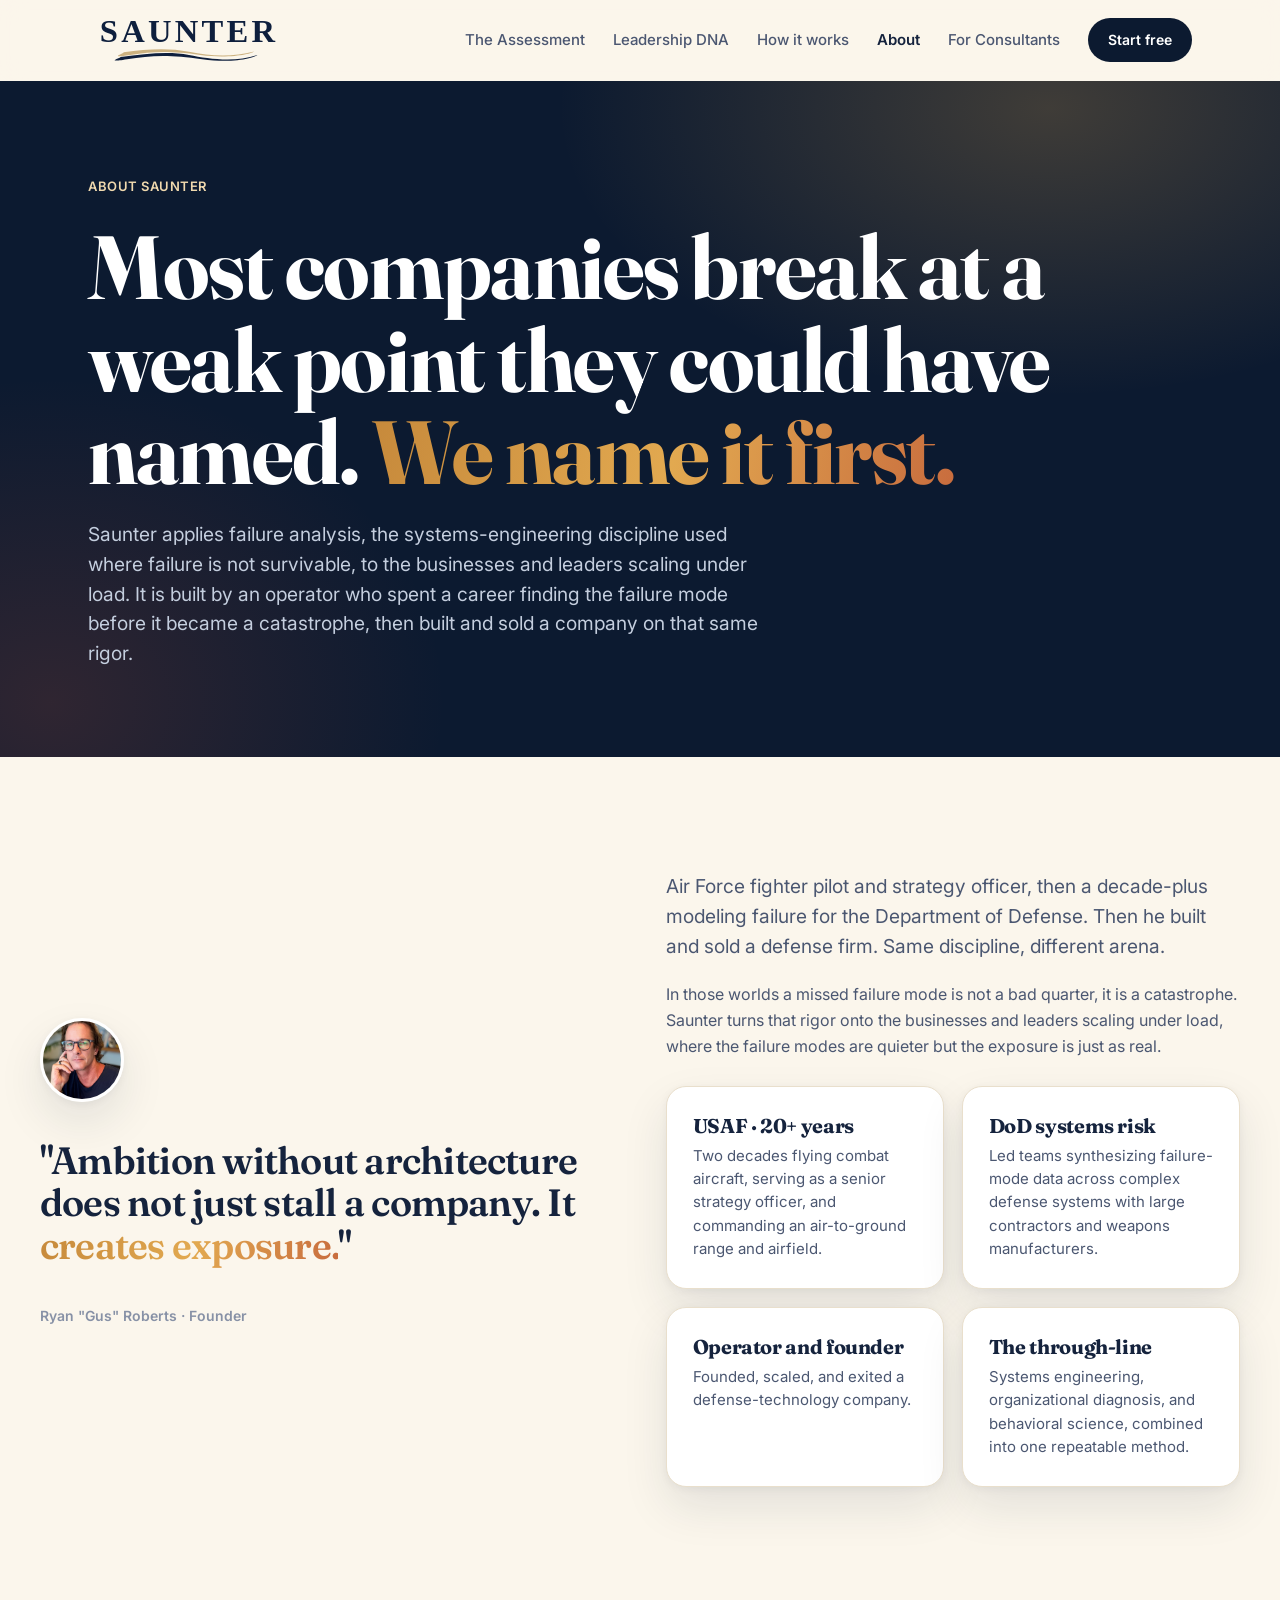
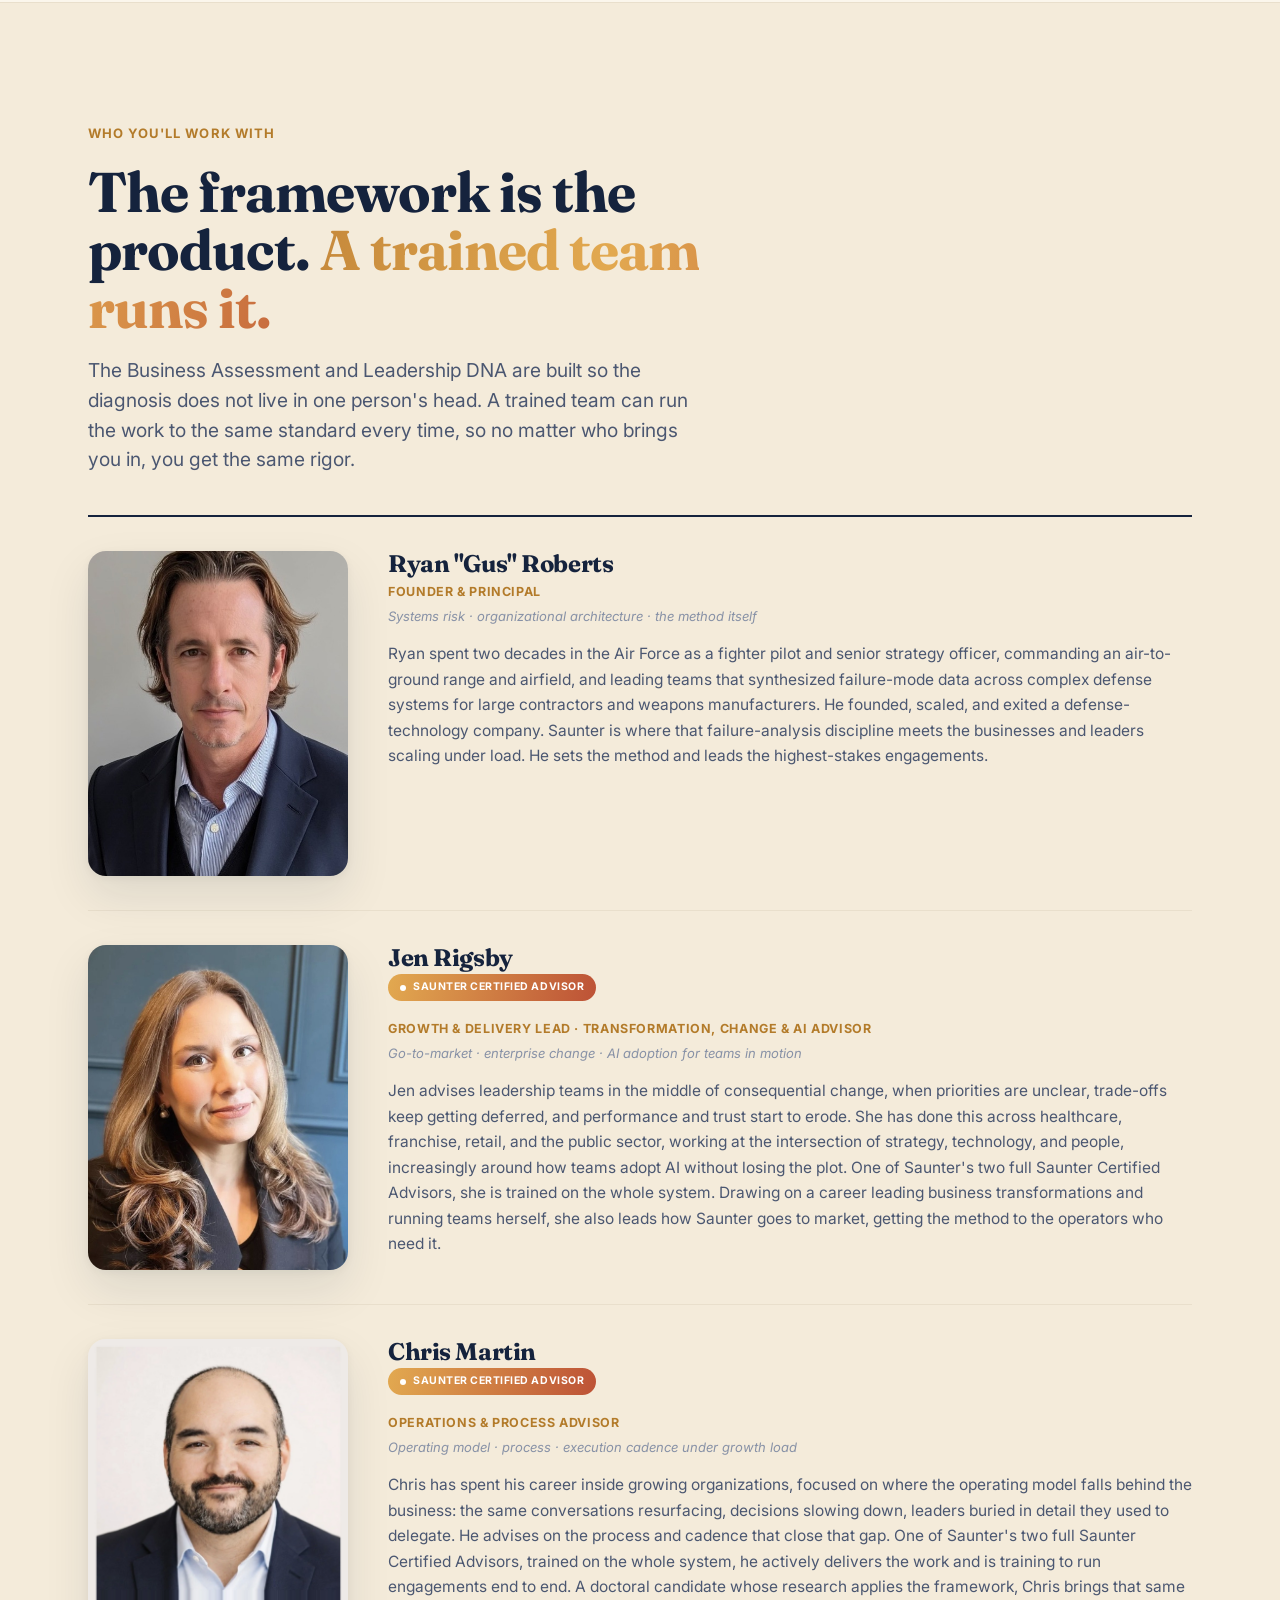
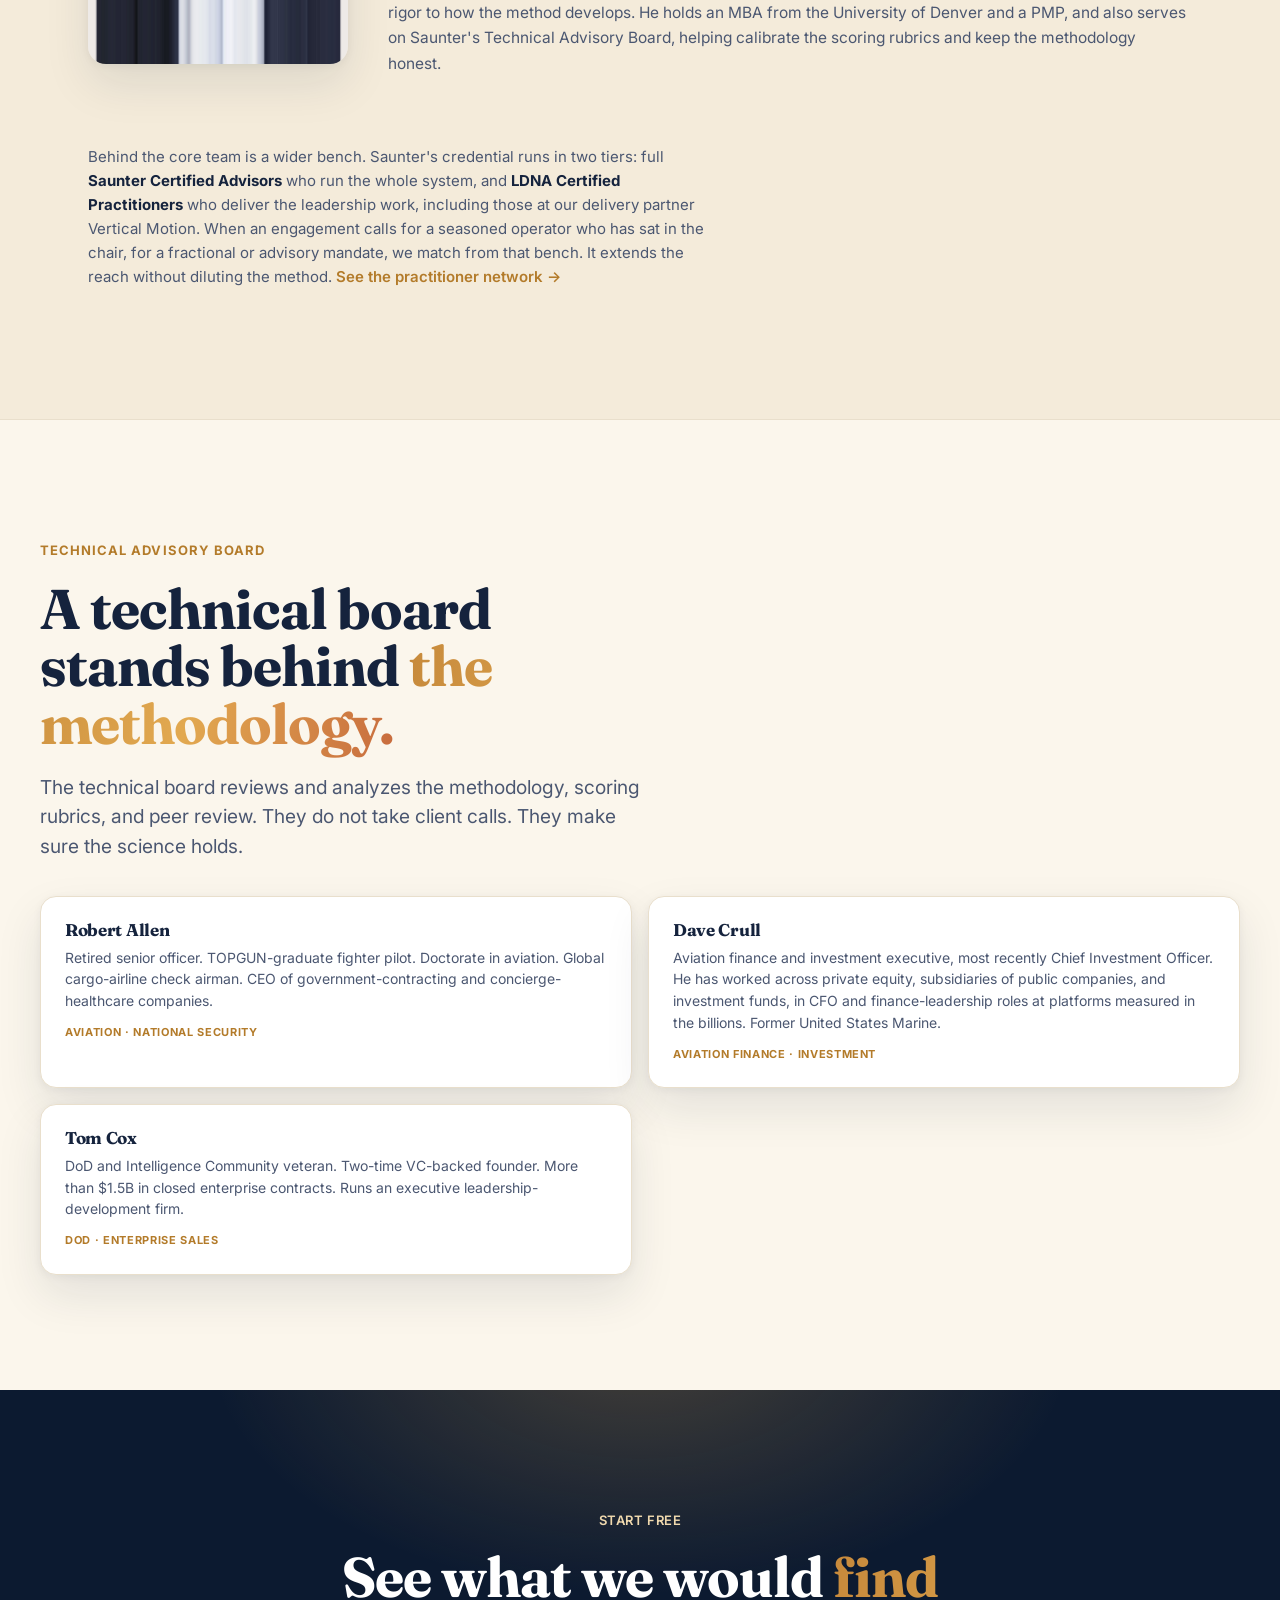
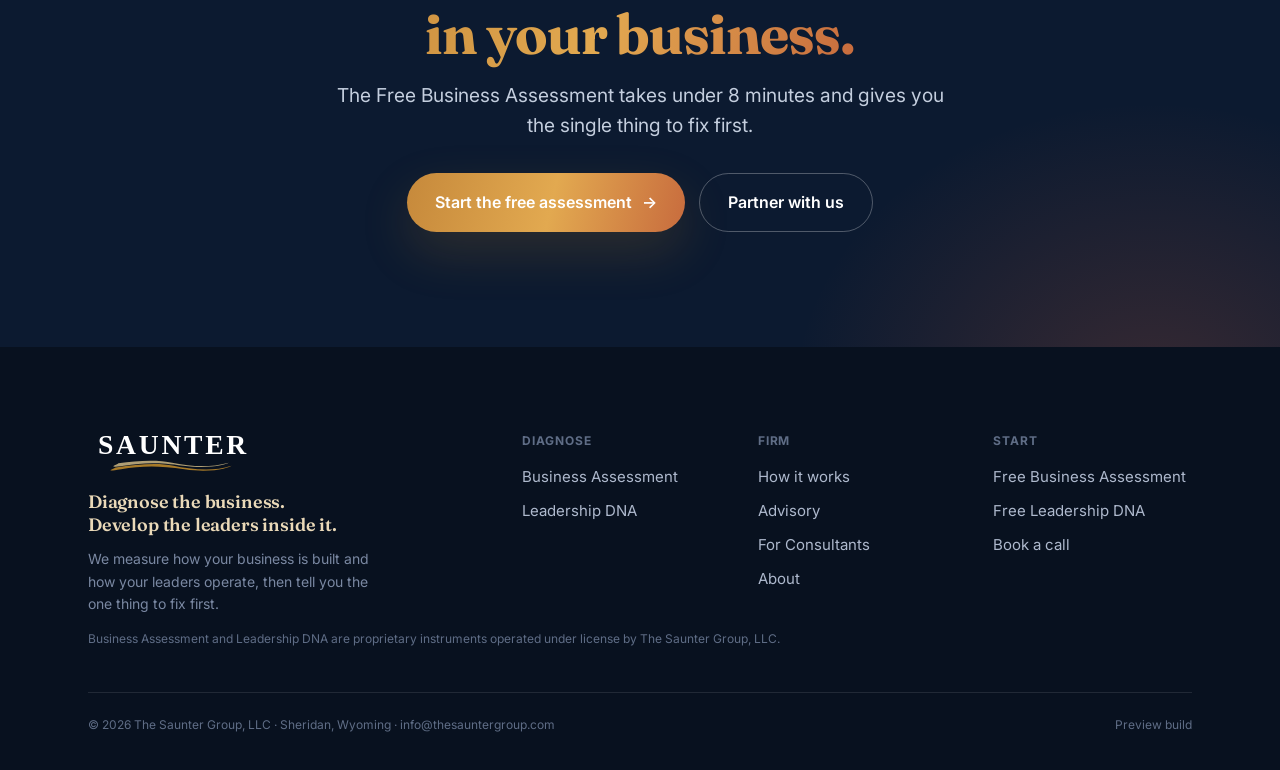
<file: about/index.html>
<!DOCTYPE html>
<html lang="en">
<head>
<meta charset="UTF-8" />
<meta name="viewport" content="width=device-width, initial-scale=1" />
<meta name="theme-color" content="#0C1A30" />
<meta name="robots" content="noindex" />
<title>About · The Saunter Group</title>
<meta name="description" content="Diagnose the business. Develop the leaders inside it. Saunter applies failure analysis, the systems-engineering discipline used where failure is not survivable, to the businesses and leaders scaling under load." />
<link rel="icon" type="image/svg+xml" href="../assets/saunter-mark.svg" />
<link rel="preconnect" href="https://fonts.googleapis.com">
<link rel="preconnect" href="https://fonts.gstatic.com" crossorigin>
<link href="https://fonts.googleapis.com/css2?family=Fraunces:opsz,wght@9..144,500..900&family=Inter:wght@400;500;600;700&display=swap" rel="stylesheet">
<link rel="stylesheet" href="../assets/site.css">
<style>
  .mcta{display:none;}
  @media(max-width:640px){.mcta{display:block;position:fixed;left:0;right:0;bottom:0;z-index:200;padding:10px 14px calc(10px + env(safe-area-inset-bottom));background:rgba(12,26,48,.94);backdrop-filter:blur(10px);border-top:1px solid rgba(255,255,255,.14);}.mcta a{width:100%;justify-content:center;}body{padding-bottom:76px;}}
  .bio-more{display:none;}
  @media(max-width:640px){
    .person .bio.clamp{display:-webkit-box;-webkit-line-clamp:4;-webkit-box-orient:vertical;overflow:hidden;}
    .person .bio.clamp.expanded{-webkit-line-clamp:unset;overflow:visible;}
    .bio-more{display:inline-block;margin-top:8px;font-family:var(--ui);font-weight:600;font-size:13.5px;color:var(--brass);background:none;border:0;padding:0;cursor:pointer;}
  }
</style>
</head>
<body>

<nav class="nav" id="nav">
  <div class="nav-in">
    <a href="../index.html" class="nav-brand" aria-label="The Saunter Group"><img src="../assets/saunter-logo.svg" alt="The Saunter Group" /></a>
    <button class="nav-tog" aria-label="Menu" aria-expanded="false" aria-controls="navlinks"><span></span><span></span><span></span></button>
    <div class="nav-links" id="navlinks">
      <a href="../assessment/">The Assessment</a>
      <a href="../leadership-dna/">Leadership DNA</a>
      <a href="../method/">How it works</a>
      <a href="../about/" style="color:var(--ink);font-weight:600;">About</a>
      <a href="../consulting/">For Consultants</a>
      <a href="../index.html#start" class="nav-cta">Start free</a>
    </div>
  </div>
</nav>

<section class="page-hero">
  <div class="page-hero-in">
    <span class="crumb rev">About Saunter</span>
    <h1 class="display h1 rev d1">Most companies break at a weak point they could have named. <span class="grad-text">We name it first.</span></h1>
    <p class="lead rev d2">Saunter applies failure analysis, the systems-engineering discipline used where failure is not survivable, to the businesses and leaders scaling under load. It is built by an operator who spent a career finding the failure mode before it became a catastrophe, then built and sold a company on that same rigor.</p>
  </div>
</section>

<!-- FOUNDER -->
<section class="sec wrap">
  <div class="split">
    <div class="rev">
      <div class="about-portrait"><img src="../assets/ryan-portrait.jpg" alt="Ryan Gus Roberts" /></div>
      <p class="about-quote">"Ambition without architecture does not just stall a company. It <span class="grad-text">creates exposure.</span>"</p>
      <p style="font-family:var(--ui);font-weight:600;font-size:14px;color:var(--ink-3);margin-top:18px;">Ryan "Gus" Roberts · Founder</p>
    </div>
    <div class="rev d1">
      <p class="lead" style="margin-top:0;">Air Force fighter pilot and strategy officer, then a decade-plus modeling failure for the Department of Defense. Then he built and sold a defense firm. Same discipline, different arena.</p>
      <p style="font-family:var(--ui);font-size:16px;color:var(--ink-2);line-height:1.65;margin-top:14px;">In those worlds a missed failure mode is not a bad quarter, it is a catastrophe. Saunter turns that rigor onto the businesses and leaders scaling under load, where the failure modes are quieter but the exposure is just as real.</p>
      <div class="mini-grid" style="margin-top:26px;">
        <div class="mini"><h4>USAF · 20+ years</h4><p>Two decades flying combat aircraft, serving as a senior strategy officer, and commanding an air-to-ground range and airfield.</p></div>
        <div class="mini"><h4>DoD systems risk</h4><p>Led teams synthesizing failure-mode data across complex defense systems with large contractors and weapons manufacturers.</p></div>
        <div class="mini"><h4>Operator and founder</h4><p>Founded, scaled, and exited a defense-technology company.</p></div>
        <div class="mini"><h4>The through-line</h4><p>Systems engineering, organizational diagnosis, and behavioral science, combined into one repeatable method.</p></div>
      </div>
    </div>
  </div>
</section>

<!-- TEAM -->
<section class="sec statband">
  <div class="wrap">
    <div class="sec-head rev">
      <span class="eyebrow">Who you'll work with</span>
      <h2 class="h2">The framework is the product. <span class="grad-text">A trained team runs it.</span></h2>
      <p class="lead">The Business Assessment and Leadership DNA are built so the diagnosis does not live in one person's head. A trained team can run the work to the same standard every time, so no matter who brings you in, you get the same rigor.</p>
    </div>

    <div style="margin-top:40px;">
      <div class="person rev">
        <div>
          <div class="person-photo"><img src="../assets/team/ryan.jpg" alt="Ryan Gus Roberts" onerror="this.onerror=null;var p=this.parentElement;p.innerHTML='';var d=document.createElement('div');d.style.cssText='width:100%;height:100%;display:flex;align-items:center;justify-content:center;background:#0C1A30;color:#F0D9AE;font-family:Fraunces,Georgia,serif;font-weight:800;font-size:46px';d.textContent='RR';p.appendChild(d);" /></div>
        </div>
        <div>
          <h4>Ryan "Gus" Roberts</h4>
          <div class="role">Founder &amp; Principal</div>
          <div class="focus">Systems risk · organizational architecture · the method itself</div>
          <p class="bio">Ryan spent two decades in the Air Force as a fighter pilot and senior strategy officer, commanding an air-to-ground range and airfield, and leading teams that synthesized failure-mode data across complex defense systems for large contractors and weapons manufacturers. He founded, scaled, and exited a defense-technology company. Saunter is where that failure-analysis discipline meets the businesses and leaders scaling under load. He sets the method and leads the highest-stakes engagements.</p>
        </div>
      </div>

      <div class="person rev d1">
        <div>
          <div class="person-photo"><img src="../assets/team/jen.jpg" alt="Jen Rigsby" /></div>
        </div>
        <div>
          <h4>Jen Rigsby</h4>
          <span class="cred">Saunter Certified Advisor</span>
          <div class="role">Growth &amp; Delivery Lead · Transformation, Change &amp; AI Advisor</div>
          <div class="focus">Go-to-market · enterprise change · AI adoption for teams in motion</div>
          <p class="bio">Jen advises leadership teams in the middle of consequential change, when priorities are unclear, trade-offs keep getting deferred, and performance and trust start to erode. She has done this across healthcare, franchise, retail, and the public sector, working at the intersection of strategy, technology, and people, increasingly around how teams adopt AI without losing the plot. One of Saunter's two full Saunter Certified Advisors, she is trained on the whole system. Drawing on a career leading business transformations and running teams herself, she also leads how Saunter goes to market, getting the method to the operators who need it.</p>
        </div>
      </div>

      <div class="person rev d1">
        <div>
          <div class="person-photo"><img src="../assets/team/chris.jpg" alt="Chris Martin" /></div>
        </div>
        <div>
          <h4>Chris Martin</h4>
          <span class="cred">Saunter Certified Advisor</span>
          <div class="role">Operations &amp; Process Advisor</div>
          <div class="focus">Operating model · process · execution cadence under growth load</div>
          <p class="bio">Chris has spent his career inside growing organizations, focused on where the operating model falls behind the business: the same conversations resurfacing, decisions slowing down, leaders buried in detail they used to delegate. He advises on the process and cadence that close that gap. One of Saunter's two full Saunter Certified Advisors, trained on the whole system, he actively delivers the work and is training to run engagements end to end. A doctoral candidate whose research applies the framework, Chris brings that same rigor to how the method develops. He holds an MBA from the University of Denver and a PMP, and also serves on Saunter's Technical Advisory Board, helping calibrate the scoring rubrics and keep the methodology honest.</p>
        </div>
      </div>
    </div>

    <p style="font-family:var(--ui);font-size:15px;color:var(--ink-2);line-height:1.6;margin-top:34px;max-width:70ch;" class="rev d2">Behind the core team is a wider bench. Saunter's credential runs in two tiers: full <b style="color:var(--ink);">Saunter Certified Advisors</b> who run the whole system, and <b style="color:var(--ink);">LDNA Certified Practitioners</b> who deliver the leadership work, including those at our delivery partner Vertical Motion. When an engagement calls for a seasoned operator who has sat in the chair, for a fractional or advisory mandate, we match from that bench. It extends the reach without diluting the method. <a href="../consulting/#bench" class="tlink" style="font-size:15px;">See the practitioner network →</a></p>
  </div>
</section>

<!-- TECHNICAL ADVISORY BOARD -->
<section class="sec wrap">
  <div class="sec-head rev">
    <span class="eyebrow">Technical Advisory Board</span>
    <h2 class="h2">A technical board stands behind <span class="grad-text">the methodology.</span></h2>
    <p class="lead">The technical board reviews and analyzes the methodology, scoring rubrics, and peer review. They do not take client calls. They make sure the science holds.</p>
  </div>
  <div class="bench-grid">
    <div class="bench rev d1"><h4>Robert Allen</h4><p>Retired senior officer. TOPGUN-graduate fighter pilot. Doctorate in aviation. Global cargo-airline check airman. CEO of government-contracting and concierge-healthcare companies.</p><span class="tag">Aviation · National security</span></div>
    <div class="bench rev d1"><h4>Dave Crull</h4><p>Aviation finance and investment executive, most recently Chief Investment Officer. He has worked across private equity, subsidiaries of public companies, and investment funds, in CFO and finance-leadership roles at platforms measured in the billions. Former United States Marine.</p><span class="tag">Aviation finance · Investment</span></div>
    <div class="bench rev d2"><h4>Tom Cox</h4><p>DoD and Intelligence Community veteran. Two-time VC-backed founder. More than $1.5B in closed enterprise contracts. Runs an executive leadership-development firm.</p><span class="tag">DoD · Enterprise sales</span></div>
  </div>
</section>

<!-- CTA -->
<section class="sec close">
  <div class="wrap" style="position:relative;z-index:2;text-align:center;">
    <div class="sec-head center rev">
      <span class="crumb">Start free</span>
      <h2 class="h2" style="margin-top:14px;">See what we would <span class="grad-text">find in your business.</span></h2>
      <p class="lead" style="color:#C4CEDE;margin:18px auto 0;">The Free Business Assessment takes under 8 minutes and gives you the single thing to fix first.</p>
      <div style="display:flex;gap:14px;justify-content:center;flex-wrap:wrap;margin-top:32px;">
        <a href="../index.html#start" class="btn btn-grad">Start the free assessment <span class="arw">→</span></a>
        <a href="../consulting/" class="btn btn-ghost on-dark">Partner with us</a>
      </div>
    </div>
  </div>
</section>

<footer>
  <div class="wrap">
    <div class="foot-grid">
      <div class="foot-brand">
        <img src="../assets/saunter-logo-light.svg" alt="The Saunter Group" />
        <p class="foot-tag">Diagnose the business. Develop the leaders inside it.</p>
        <p>We measure how your business is built and how your leaders operate, then tell you the one thing to fix first.</p>
      </div>
      <div class="foot-col"><h5>Diagnose</h5><a href="../assessment/">Business Assessment</a><a href="../leadership-dna/">Leadership DNA</a></div>
      <div class="foot-col"><h5>Firm</h5><a href="../method/">How it works</a><a href="../advisory/">Advisory</a><a href="../consulting/">For Consultants</a><a href="../about/">About</a></div>
      <div class="foot-col"><h5>Start</h5><a href="../index.html#start">Free Business Assessment</a><a href="../leadership-dna/">Free Leadership DNA</a><a href="../advisory/">Book a call</a></div>
    </div>
    <p style="margin-top:14px;font-family:var(--ui);font-size:12px;color:#5f6d86;line-height:1.5;">Business Assessment and Leadership DNA are proprietary instruments operated under license by The Saunter Group, LLC.</p>
    <div class="foot-bot">
      <span>© 2026 The Saunter Group, LLC · Sheridan, Wyoming · info@thesauntergroup.com</span>
      <span>Preview build</span>
    </div>
  </div>
</footer>

<div class="mcta"><a href="../index.html#start" class="btn btn-grad">Start free <span class="arw">→</span></a></div>

<script>
  var tog=document.querySelector('.nav-tog'),links=document.getElementById('navlinks');
  tog.addEventListener('click',function(){var o=links.classList.toggle('open');tog.setAttribute('aria-expanded',o?'true':'false');});
  var nav=document.getElementById('nav');var sc=function(){nav.classList.toggle('scrolled',scrollY>8);};sc();addEventListener('scroll',sc,{passive:true});
  var io=new IntersectionObserver(function(es){es.forEach(function(e){if(e.isIntersecting){e.target.classList.add('in');io.unobserve(e.target);}});},{threshold:.14,rootMargin:'0px 0px -6% 0px'});
  document.querySelectorAll('.rev').forEach(function(el){io.observe(el);});
  document.querySelectorAll('.person .bio').forEach(function(b){
    b.classList.add('clamp');
    var btn=document.createElement('button');
    btn.className='bio-more';btn.type='button';btn.textContent='Read more';
    btn.addEventListener('click',function(){var ex=b.classList.toggle('expanded');btn.textContent=ex?'Read less':'Read more';});
    b.parentNode.insertBefore(btn,b.nextSibling);
  });
</script>
</body>
</html>
</file>
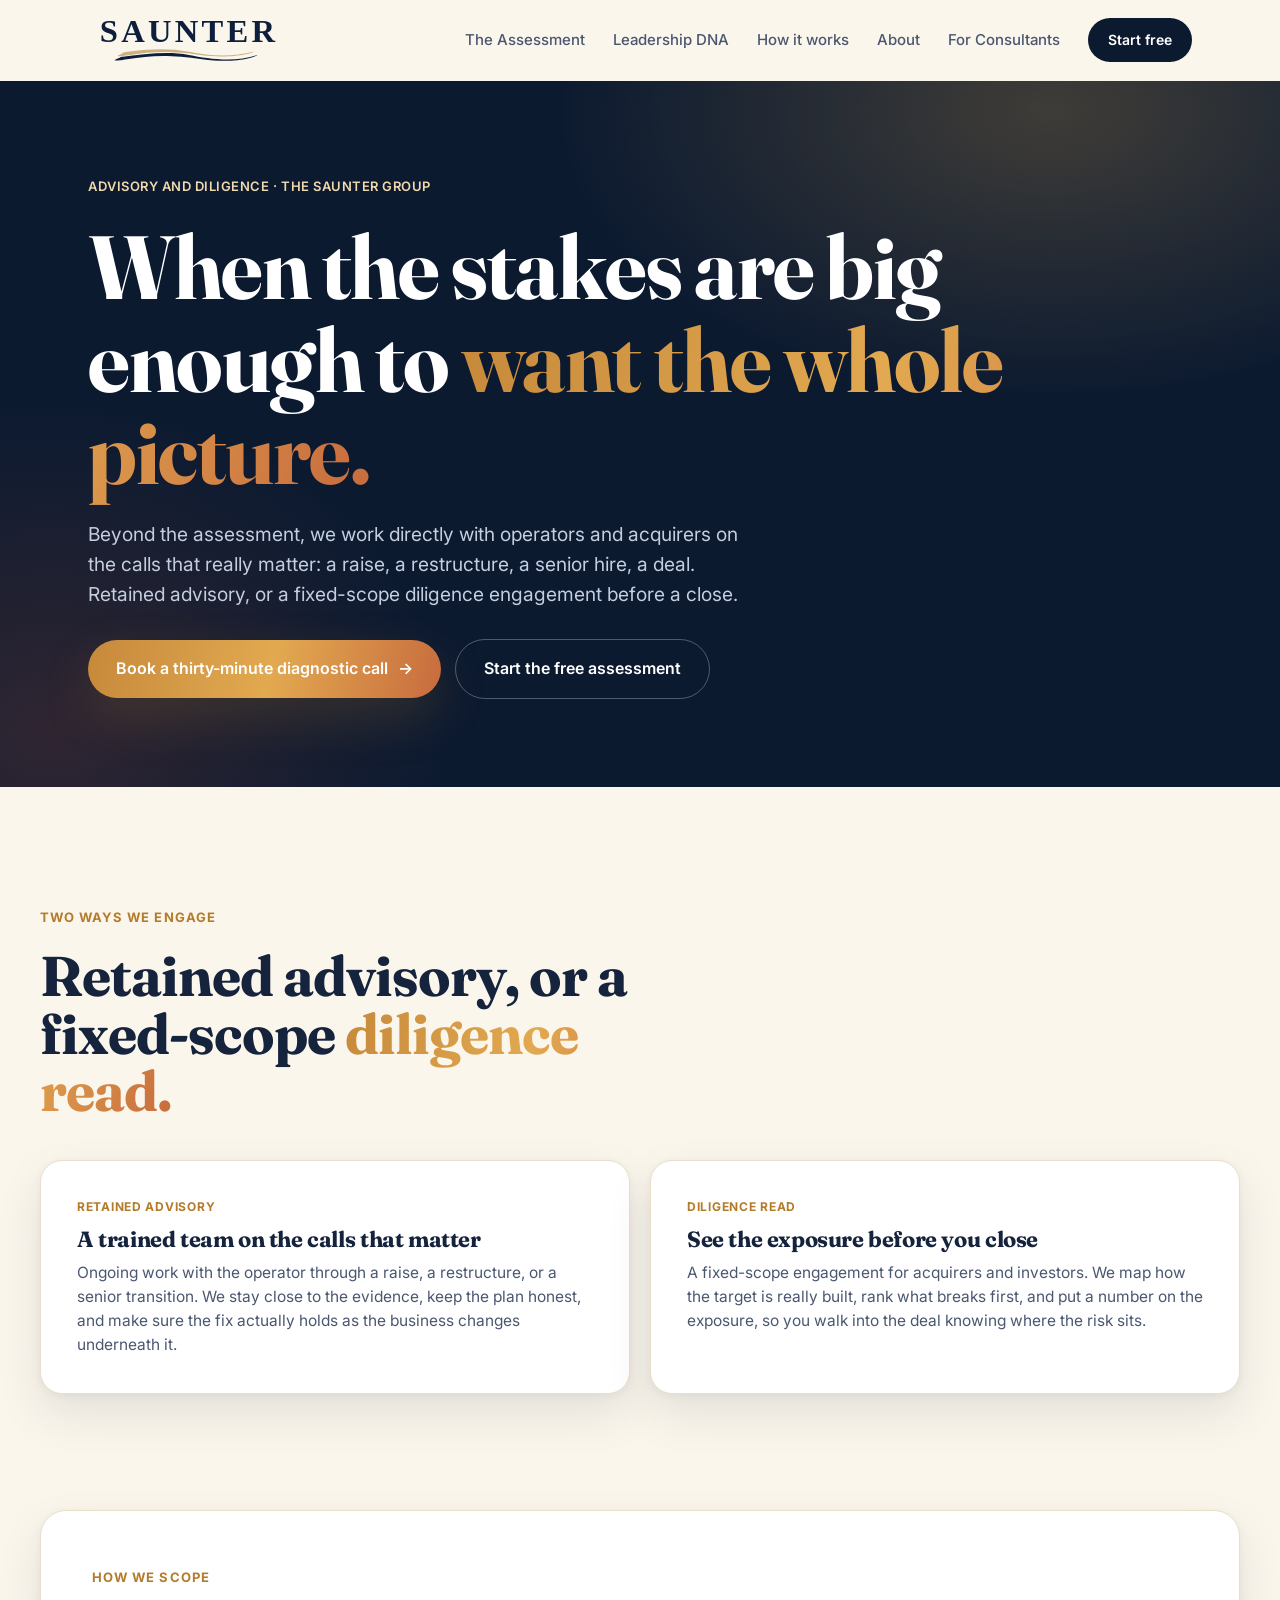
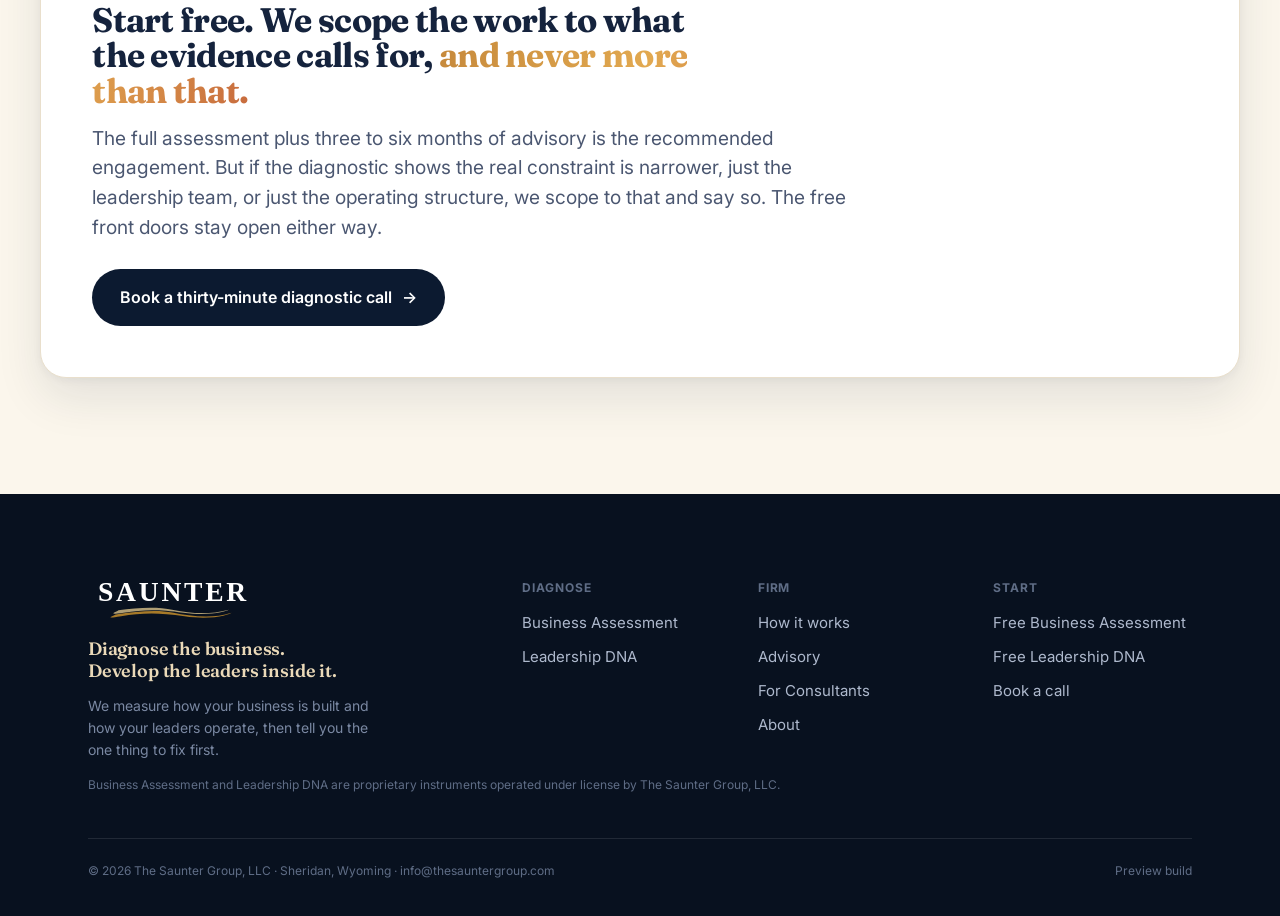
<file: advisory/index.html>
<!DOCTYPE html>
<html lang="en">
<head>
<meta charset="UTF-8" />
<meta name="viewport" content="width=device-width, initial-scale=1" />
<meta name="theme-color" content="#0C1A30" />
<meta name="robots" content="noindex" />
<title>Advisory and diligence · The Saunter Group</title>
<meta name="description" content="Retained advisory and fixed-scope diligence for operators and acquirers facing the big calls: a raise, a restructure, a senior hire, a deal." />
<link rel="icon" type="image/svg+xml" href="../assets/saunter-mark.svg" />
<link rel="preconnect" href="https://fonts.googleapis.com">
<link rel="preconnect" href="https://fonts.gstatic.com" crossorigin>
<link href="https://fonts.googleapis.com/css2?family=Fraunces:opsz,wght@9..144,500..900&family=Inter:wght@400;500;600;700&display=swap" rel="stylesheet">
<link rel="stylesheet" href="../assets/site.css">
<style>
  .scope{background:var(--card);border:1px solid var(--line);border-radius:26px;padding:clamp(28px,4vw,52px);box-shadow:var(--shadow);}
  .scope h3{max-width:26ch;}
  .adv-two{display:grid;grid-template-columns:1fr 1fr;gap:20px;margin-top:40px;}
  @media(max-width:820px){.adv-two{grid-template-columns:1fr;}}
  .adv-card{background:var(--card);border:1px solid var(--line);border-radius:22px;padding:clamp(26px,3vw,36px);box-shadow:var(--shadow);}
  .adv-card .k{font-family:var(--ui);font-weight:700;font-size:12px;letter-spacing:.06em;text-transform:uppercase;color:var(--brass);margin-bottom:12px;display:block;}
  .adv-card h4{font-size:22px;margin:0 0 10px;}
  .adv-card p{font-family:var(--ui);font-size:15.5px;color:var(--ink-2);line-height:1.55;margin:0;}
</style>
</head>
<body>

<nav class="nav" id="nav">
  <div class="nav-in">
    <a href="../index.html" class="nav-brand" aria-label="The Saunter Group"><img src="../assets/saunter-logo.svg" alt="The Saunter Group" /></a>
    <button class="nav-tog" aria-label="Menu" aria-expanded="false" aria-controls="navlinks"><span></span><span></span><span></span></button>
    <div class="nav-links" id="navlinks">
      <a href="../assessment/">The Assessment</a>
      <a href="../leadership-dna/">Leadership DNA</a>
      <a href="../method/">How it works</a>
      <a href="../about/">About</a>
      <a href="../consulting/">For Consultants</a>
      <a href="../index.html#start" class="nav-cta">Start free</a>
    </div>
  </div>
</nav>

<section class="page-hero">
  <div class="page-hero-in">
    <span class="crumb rev">Advisory and diligence · The Saunter Group</span>
    <h1 class="display h1 rev d1">When the stakes are big enough to <span class="grad-text">want the whole picture.</span></h1>
    <p class="lead rev d2">Beyond the assessment, we work directly with operators and acquirers on the calls that really matter: a raise, a restructure, a senior hire, a deal. Retained advisory, or a fixed-scope diligence engagement before a close.</p>
    <div class="hero-cta rev d3" style="margin-top:30px;">
      <a href="mailto:info@thesauntergroup.com?subject=Diagnostic%20call" class="btn btn-grad">Book a thirty-minute diagnostic call <span class="arw">→</span></a>
      <a href="../index.html#start" class="btn btn-ghost on-dark">Start the free assessment</a>
    </div>
  </div>
</section>

<section class="sec wrap">
  <div class="sec-head rev">
    <span class="eyebrow">Two ways we engage</span>
    <h2 class="h2">Retained advisory, or a fixed-scope <span class="grad-text">diligence read.</span></h2>
  </div>
  <div class="adv-two">
    <div class="adv-card rev d1">
      <span class="k">Retained advisory</span>
      <h4>A trained team on the calls that matter</h4>
      <p>Ongoing work with the operator through a raise, a restructure, or a senior transition. We stay close to the evidence, keep the plan honest, and make sure the fix actually holds as the business changes underneath it.</p>
    </div>
    <div class="adv-card rev d2">
      <span class="k">Diligence read</span>
      <h4>See the exposure before you close</h4>
      <p>A fixed-scope engagement for acquirers and investors. We map how the target is really built, rank what breaks first, and put a number on the exposure, so you walk into the deal knowing where the risk sits.</p>
    </div>
  </div>
</section>

<section class="sec wrap" style="padding-top:0;">
  <div class="scope rev">
    <span class="eyebrow">How we scope</span>
    <h3 class="h3" style="margin-top:12px;">Start free. We scope the work to what the evidence calls for, <span class="grad-text">and never more than that.</span></h3>
    <p class="lead" style="margin-top:14px;max-width:66ch;">The full assessment plus three to six months of advisory is the recommended engagement. But if the diagnostic shows the real constraint is narrower, just the leadership team, or just the operating structure, we scope to that and say so. The free front doors stay open either way.</p>
    <div style="margin-top:26px;"><a href="mailto:info@thesauntergroup.com?subject=Diagnostic%20call" class="btn btn-navy">Book a thirty-minute diagnostic call <span class="arw">→</span></a></div>
  </div>
</section>

<footer>
  <div class="wrap">
    <div class="foot-grid">
      <div class="foot-brand">
        <img src="../assets/saunter-logo-light.svg" alt="The Saunter Group" />
        <p class="foot-tag">Diagnose the business. Develop the leaders inside it.</p>
        <p>We measure how your business is built and how your leaders operate, then tell you the one thing to fix first.</p>
      </div>
      <div class="foot-col"><h5>Diagnose</h5><a href="../assessment/">Business Assessment</a><a href="../leadership-dna/">Leadership DNA</a></div>
      <div class="foot-col"><h5>Firm</h5><a href="../method/">How it works</a><a href="../advisory/">Advisory</a><a href="../consulting/">For Consultants</a><a href="../about/">About</a></div>
      <div class="foot-col"><h5>Start</h5><a href="../index.html#start">Free Business Assessment</a><a href="../leadership-dna/">Free Leadership DNA</a><a href="mailto:info@thesauntergroup.com?subject=Diagnostic%20call">Book a call</a></div>
    </div>
    <p style="margin-top:14px;font-family:var(--ui);font-size:12px;color:#5f6d86;line-height:1.5;">Business Assessment and Leadership DNA are proprietary instruments operated under license by The Saunter Group, LLC.</p>
    <div class="foot-bot">
      <span>© 2026 The Saunter Group, LLC · Sheridan, Wyoming · info@thesauntergroup.com</span>
      <span>Preview build</span>
    </div>
  </div>
</footer>

<script>
  var tog=document.querySelector('.nav-tog'),links=document.getElementById('navlinks');
  tog.addEventListener('click',function(){var o=links.classList.toggle('open');tog.setAttribute('aria-expanded',o?'true':'false');});
  links.querySelectorAll('a').forEach(function(a){a.addEventListener('click',function(){links.classList.remove('open');tog.setAttribute('aria-expanded','false');});});
  var nav=document.getElementById('nav');var sc=function(){nav.classList.toggle('scrolled',scrollY>8);};sc();addEventListener('scroll',sc,{passive:true});
  var io=new IntersectionObserver(function(es){es.forEach(function(e){if(e.isIntersecting){e.target.classList.add('in');io.unobserve(e.target);}});},{threshold:.14,rootMargin:'0px 0px -6% 0px'});
  document.querySelectorAll('.rev').forEach(function(el){io.observe(el);});
</script>
</body>
</html>
</file>
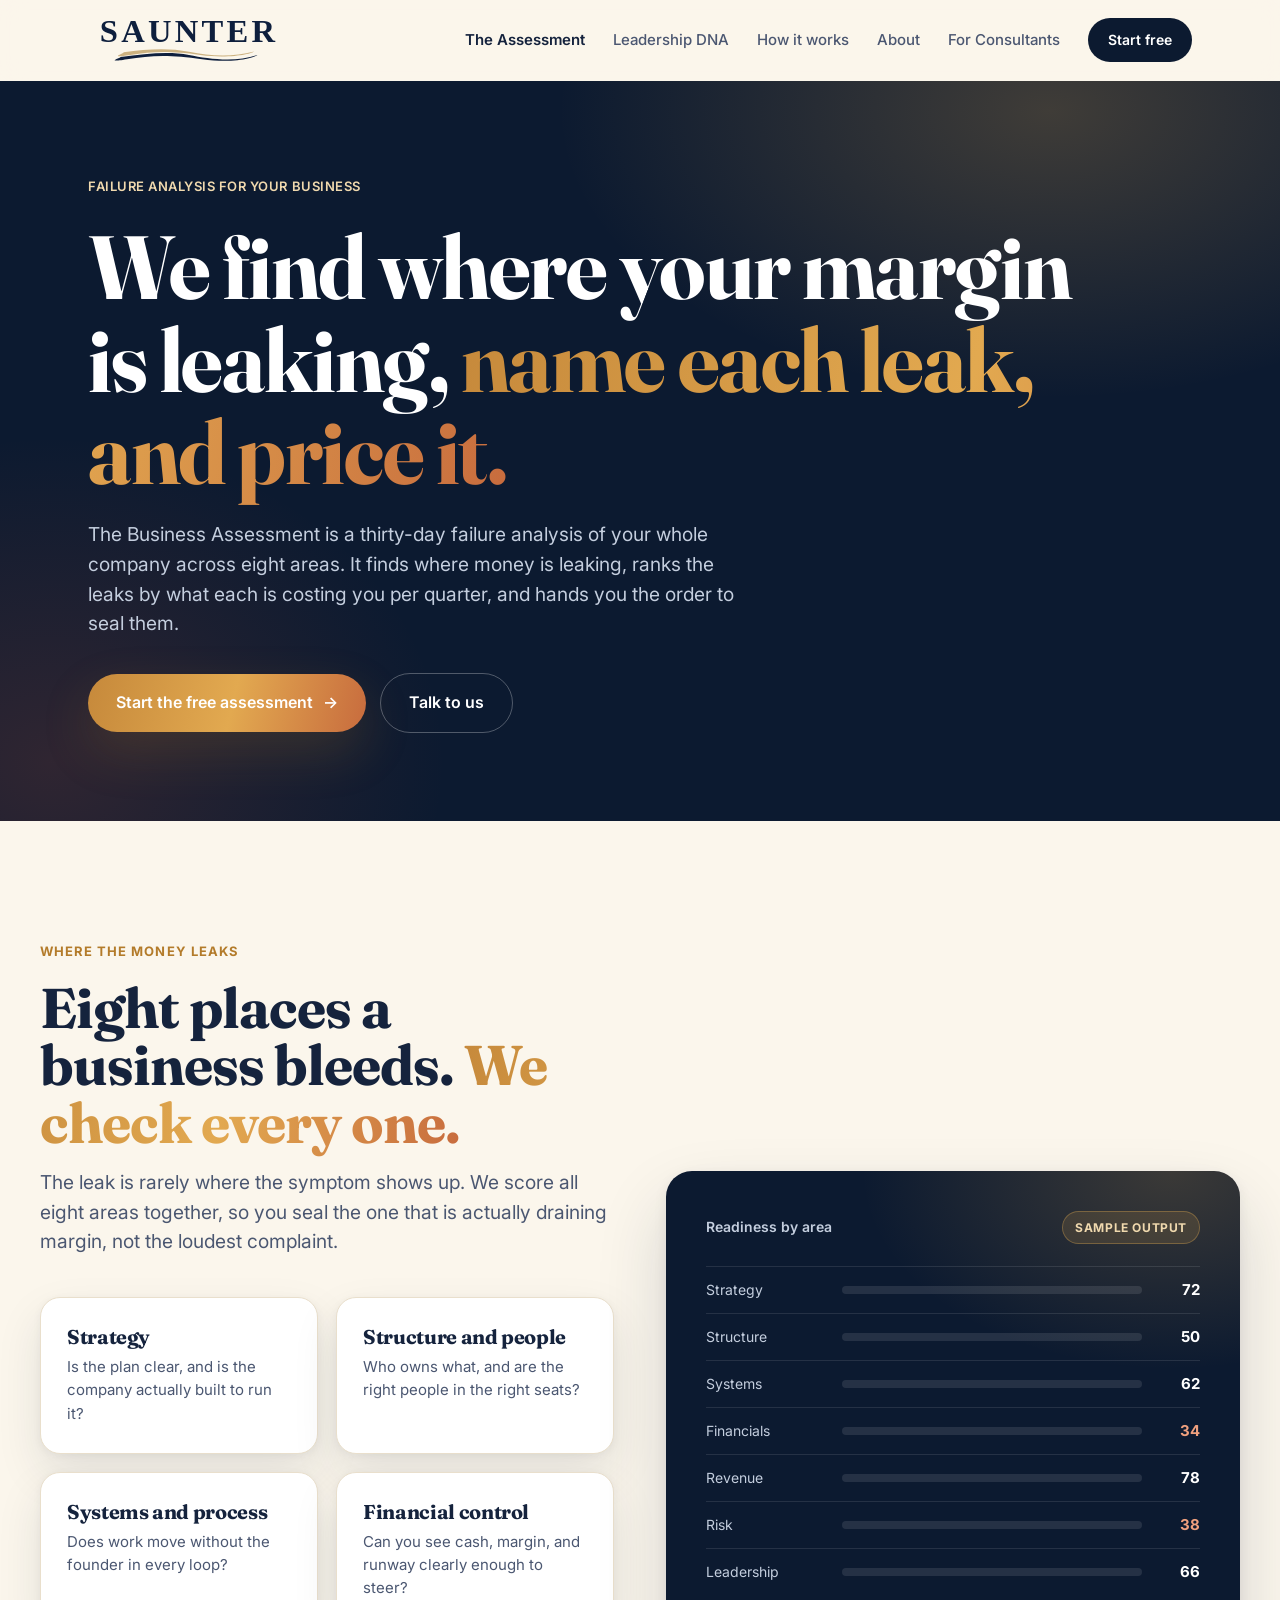
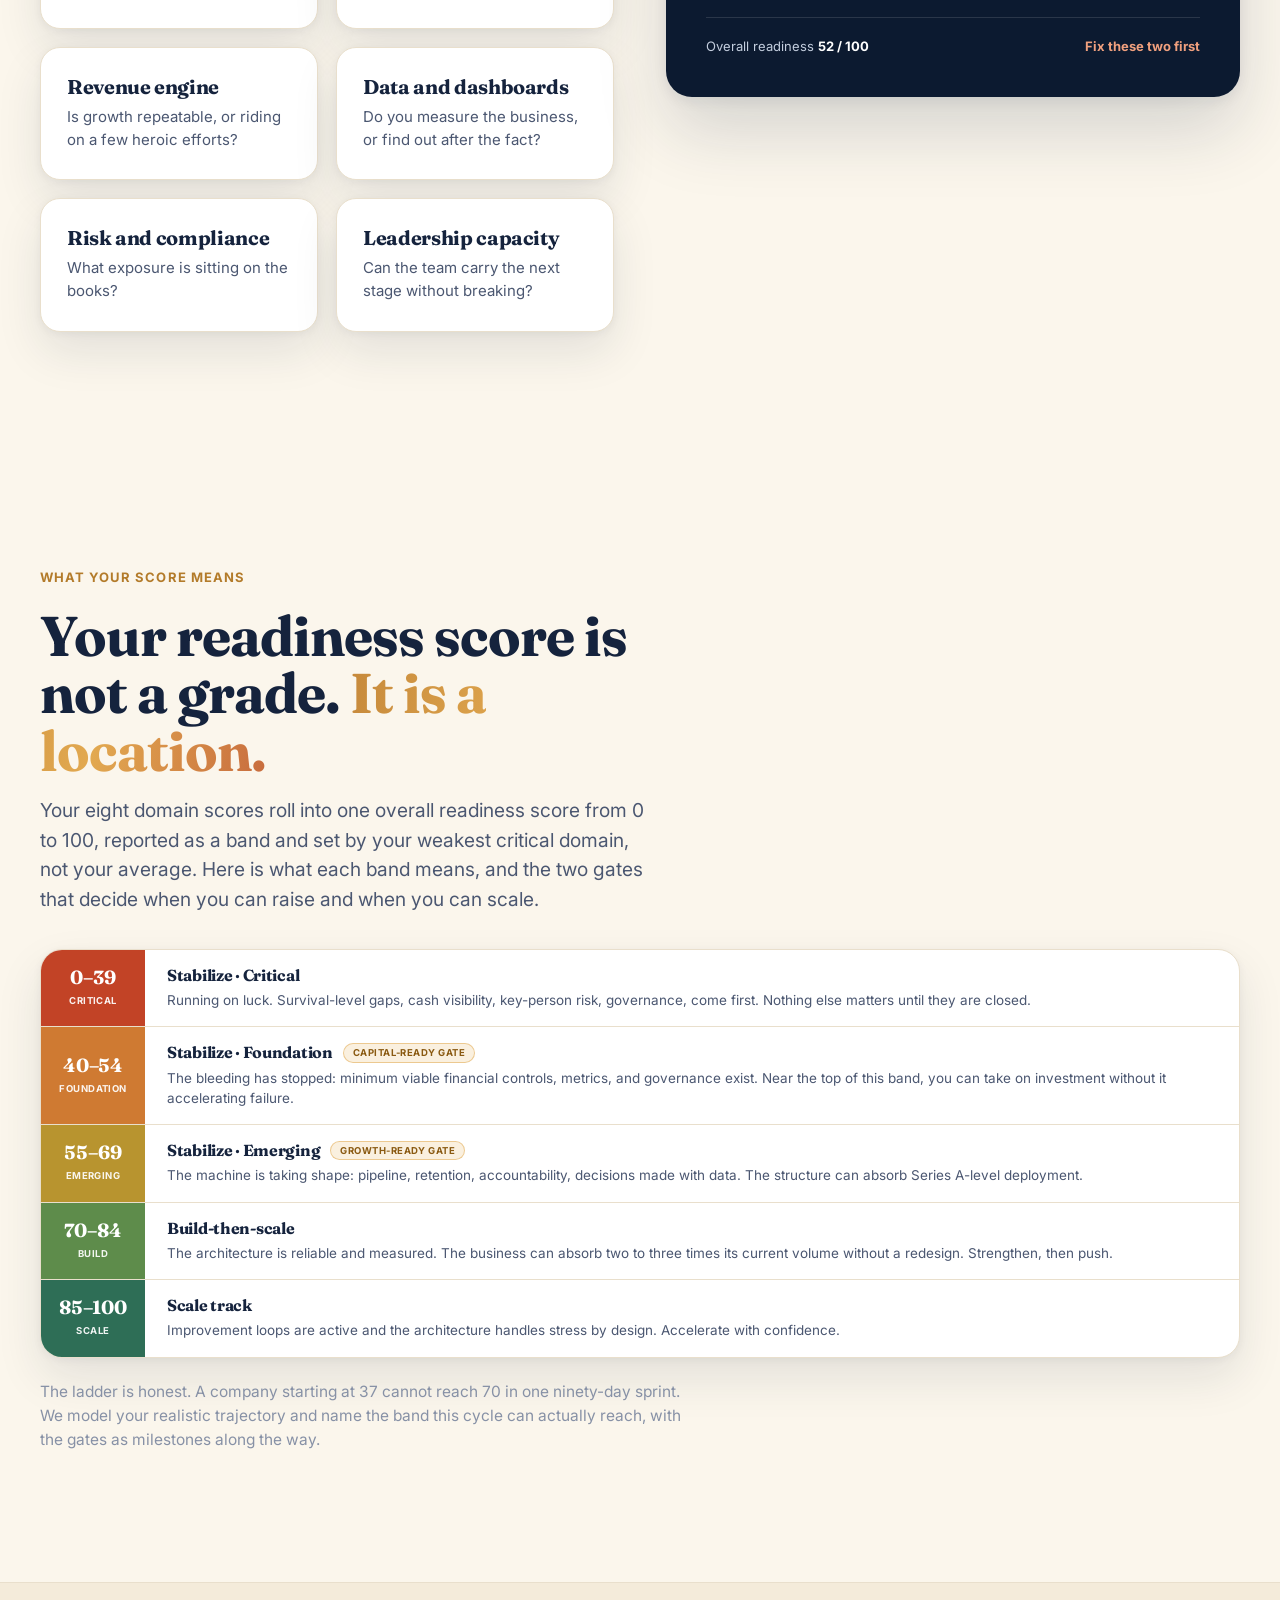
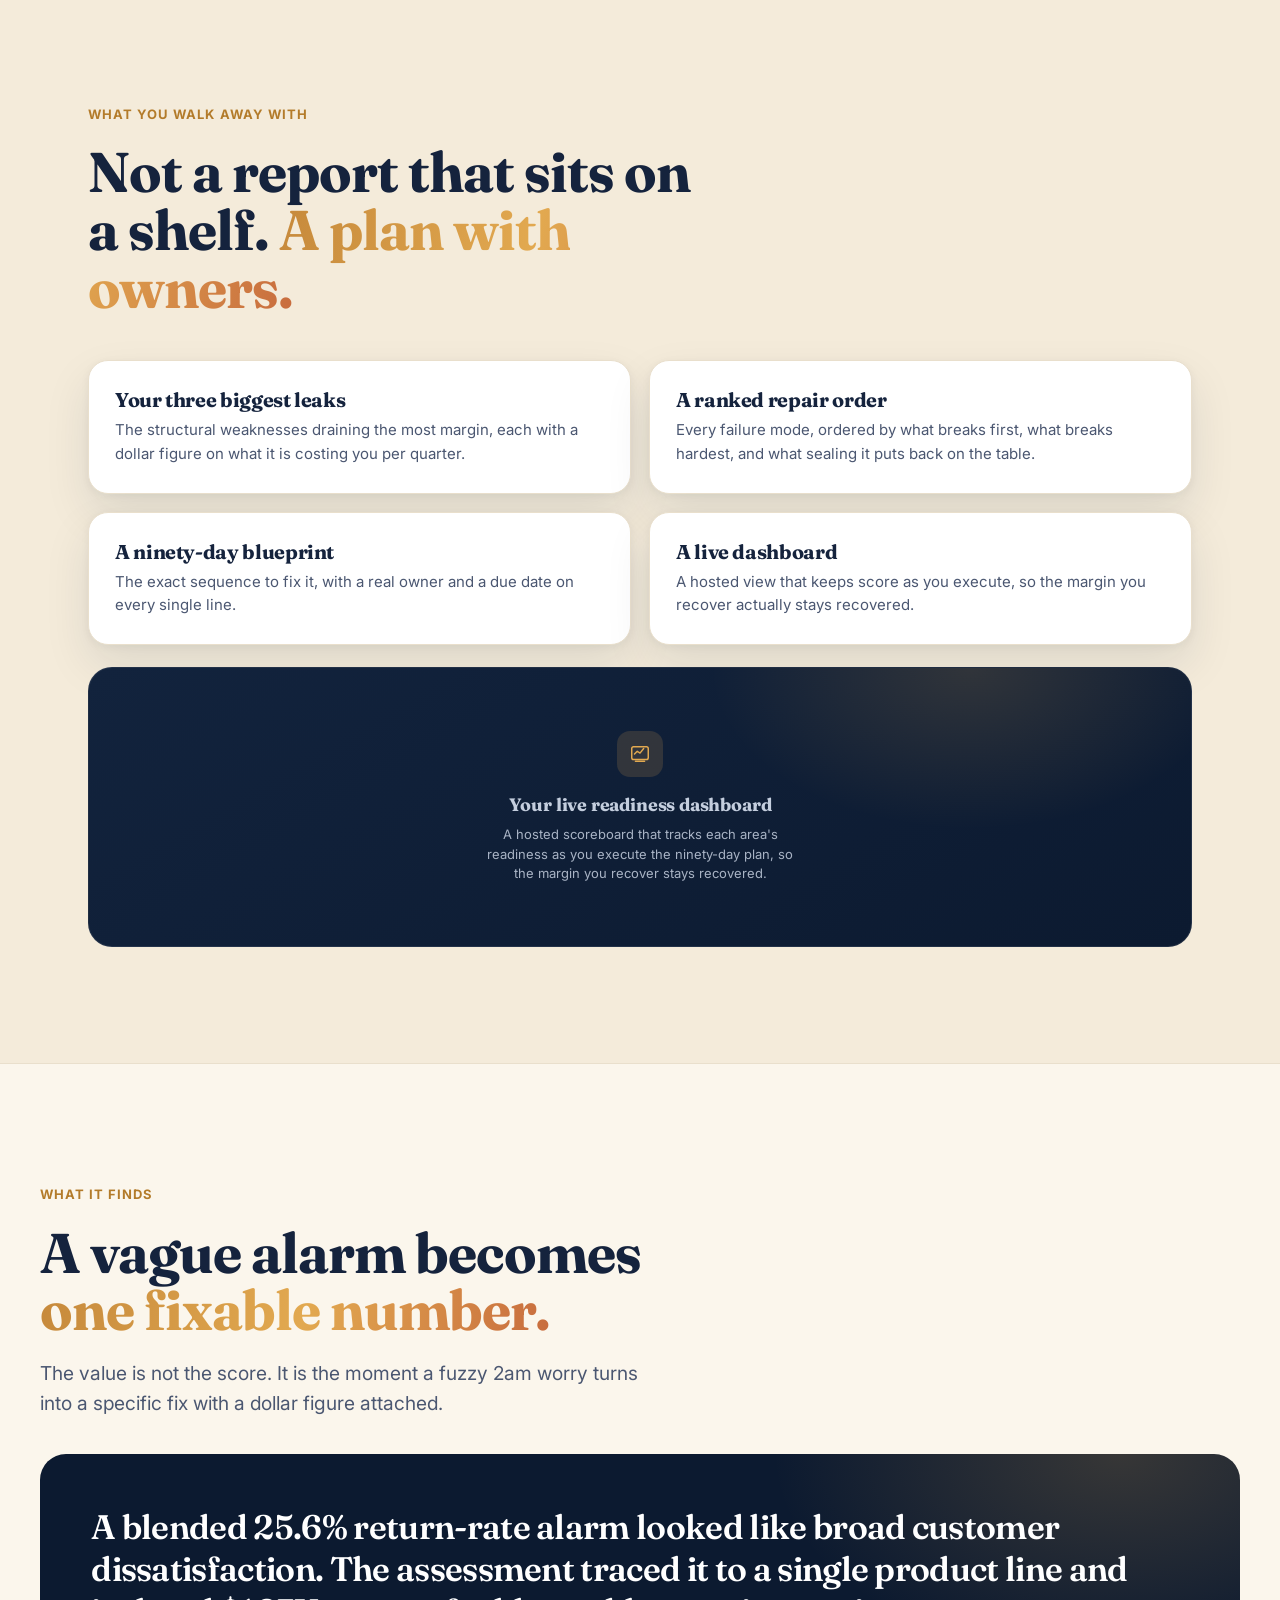
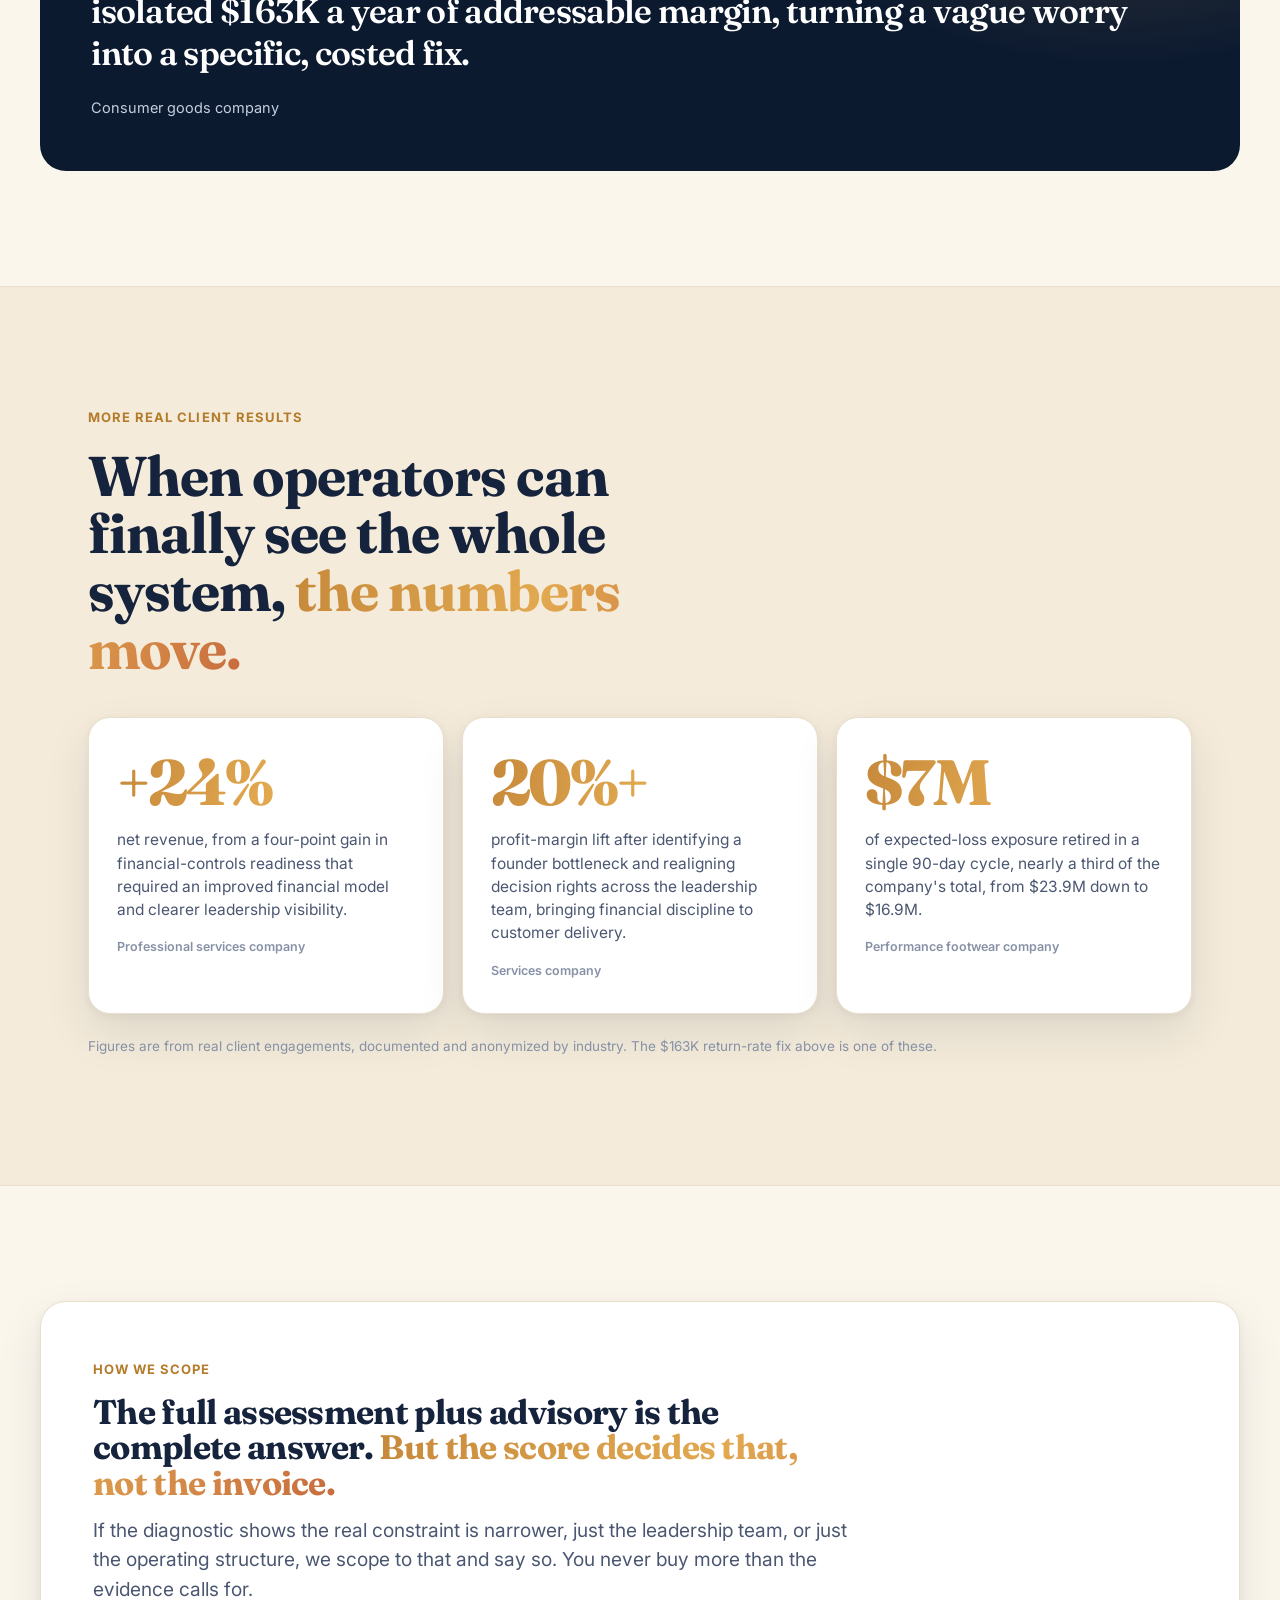
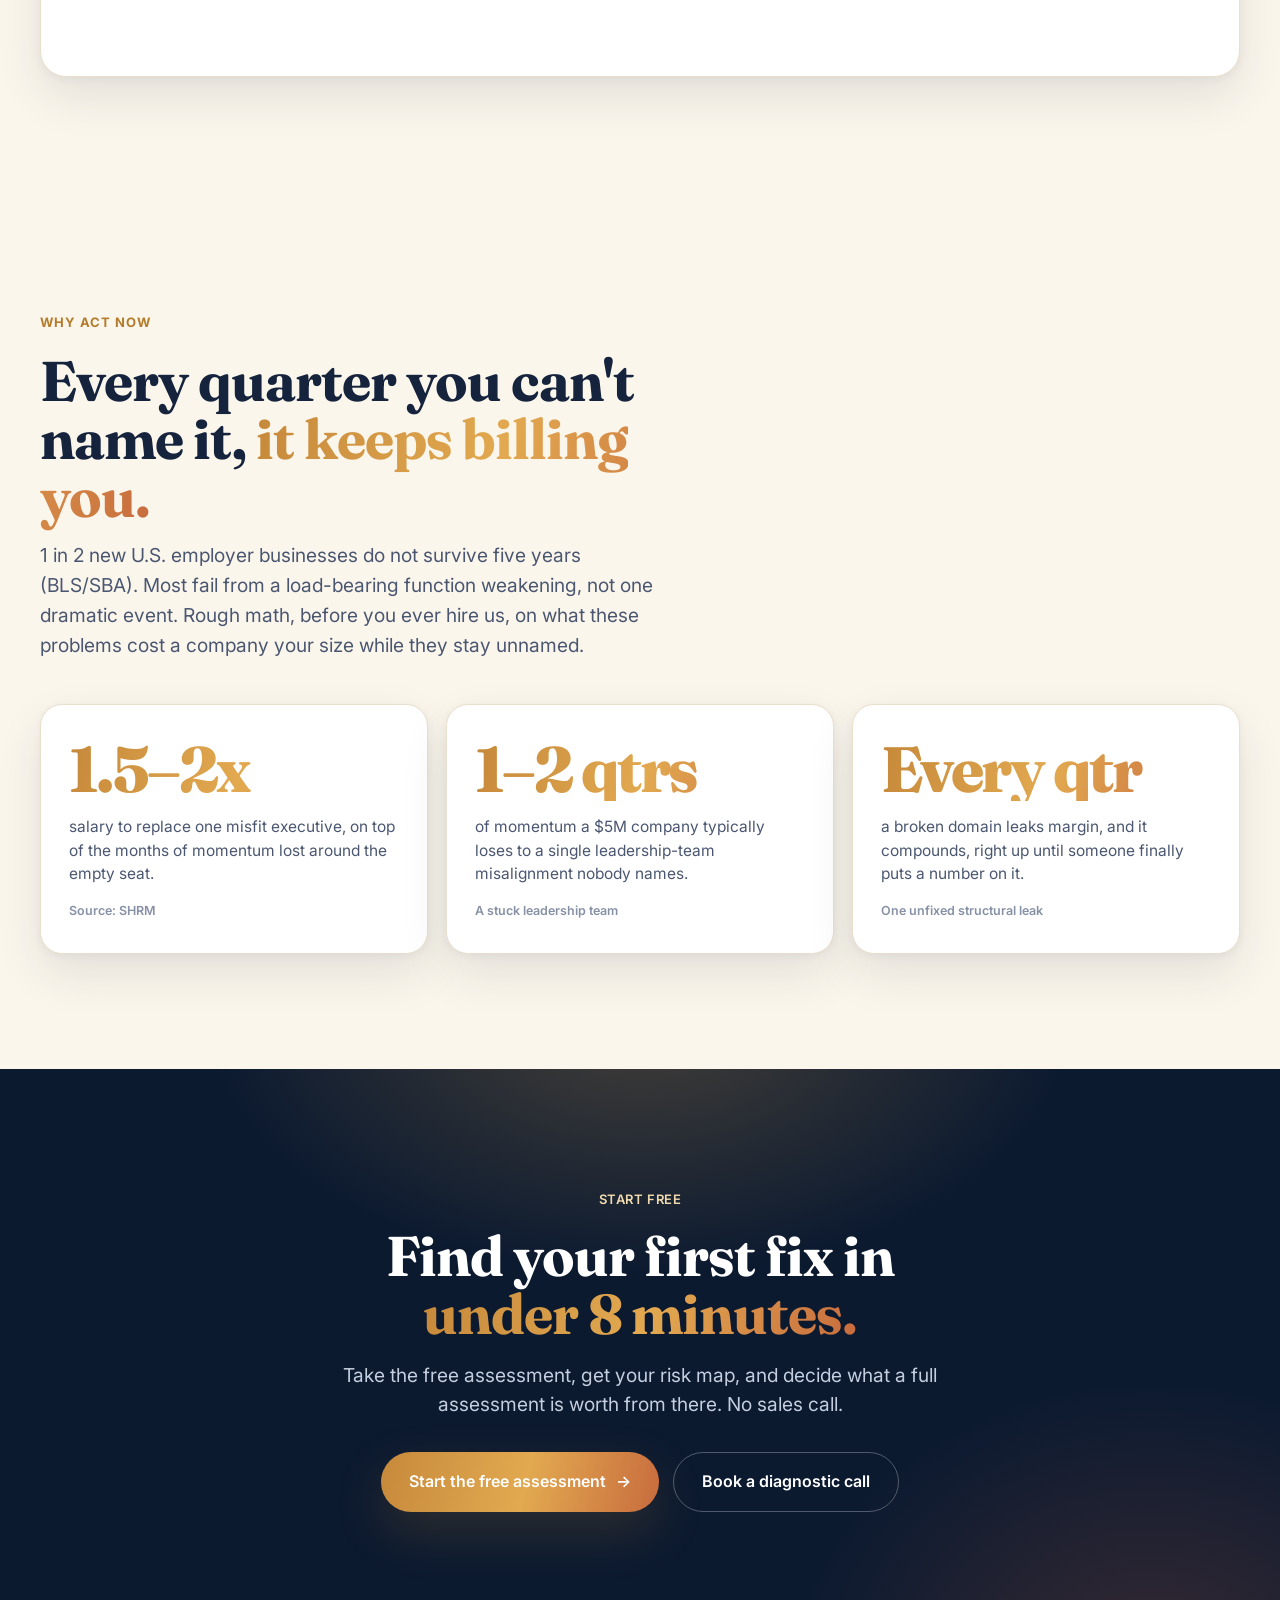
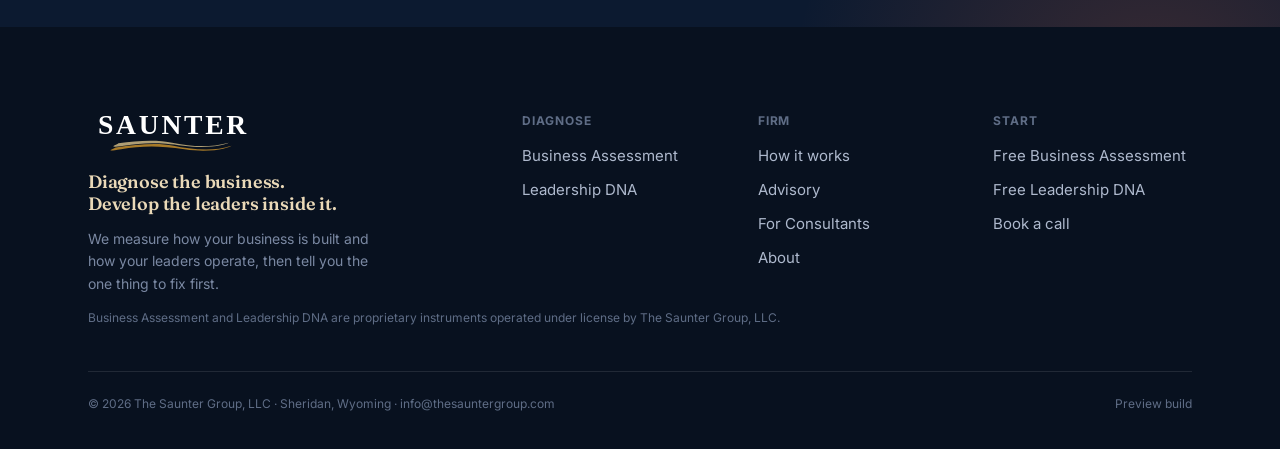
<file: assessment/index.html>
<!DOCTYPE html>
<html lang="en">
<head>
<meta charset="UTF-8" />
<meta name="viewport" content="width=device-width, initial-scale=1" />
<meta name="theme-color" content="#0C1A30" />
<meta name="robots" content="noindex" />
<title>The Business Assessment — The Saunter Group</title>
<meta name="description" content="Diagnose the business. Develop the leaders inside it. A thirty-day diagnostic that maps your whole company as a system and ranks exactly what will break first, and the order to fix it in." />
<link rel="icon" type="image/svg+xml" href="../assets/saunter-mark.svg" />
<link rel="preconnect" href="https://fonts.googleapis.com">
<link rel="preconnect" href="https://fonts.gstatic.com" crossorigin>
<link href="https://fonts.googleapis.com/css2?family=Fraunces:opsz,wght@9..144,500..900&family=Inter:wght@400;500;600;700&display=swap" rel="stylesheet">
<link rel="stylesheet" href="../assets/site.css">
<style>
  .ami{border:1px solid var(--line);background:var(--card);border-radius:22px;box-shadow:var(--shadow);overflow:hidden;margin-top:8px;}
  .ami-row{display:grid;grid-template-columns:104px 1fr;border-top:1px solid var(--line);}
  .ami-row:first-child{border-top:0;}
  .ami-band{display:flex;flex-direction:column;align-items:center;justify-content:center;color:#fff;padding:18px 8px;text-align:center;}
  .ami-band b{font-family:var(--disp);font-size:19px;font-weight:700;line-height:1;letter-spacing:-.01em;}
  .ami-band span{font-family:var(--ui);font-size:9.5px;font-weight:700;letter-spacing:.05em;text-transform:uppercase;margin-top:6px;opacity:.92;}
  .ami-c1{background:#C24326;}.ami-c2{background:#CF7A32;}.ami-c3{background:#B8942F;}.ami-c4{background:#5E8C4B;}.ami-c5{background:#2E6E56;}
  .ami-txt{padding:16px 22px;}
  .ami-txt h4{font-family:var(--disp);font-weight:700;font-size:16px;color:var(--ink);margin:0;display:flex;align-items:center;gap:10px;flex-wrap:wrap;line-height:1.2;}
  .ami-gate{font-family:var(--ui);font-weight:700;font-size:9.5px;letter-spacing:.05em;text-transform:uppercase;color:#8A5A12;background:rgba(226,169,80,.18);border:1px solid rgba(226,169,80,.55);padding:3px 9px;border-radius:999px;}
  .ami-txt p{font-family:var(--ui);font-size:13.5px;color:var(--ink-2);line-height:1.5;margin:5px 0 0;}
  @media(max-width:520px){.ami-row{grid-template-columns:84px 1fr}.ami-band b{font-size:16px}}
  .mcta{display:none;}
  @media(max-width:640px){
    .mcta{display:block;position:fixed;left:0;right:0;bottom:0;z-index:200;padding:10px 14px calc(10px + env(safe-area-inset-bottom));background:rgba(12,26,48,.94);backdrop-filter:blur(10px);border-top:1px solid rgba(255,255,255,.14);}
    .mcta a{width:100%;justify-content:center;}
    body{padding-bottom:76px;}
    .mini-grid{grid-template-columns:1fr 1fr!important;gap:12px;}
  }
</style>
</head>
<body>

<nav class="nav" id="nav">
  <div class="nav-in">
    <a href="../index.html" class="nav-brand" aria-label="The Saunter Group"><img src="../assets/saunter-logo.svg" alt="The Saunter Group" /></a>
    <button class="nav-tog" aria-label="Menu" aria-expanded="false" aria-controls="navlinks"><span></span><span></span><span></span></button>
    <div class="nav-links" id="navlinks">
      <a href="../assessment/" style="color:var(--ink);font-weight:600;">The Assessment</a>
      <a href="../leadership-dna/">Leadership DNA</a>
      <a href="../method/">How it works</a>
      <a href="../about/">About</a>
      <a href="../consulting/">For Consultants</a>
      <a href="../index.html#start" class="nav-cta">Start free</a>
    </div>
  </div>
</nav>

<section class="page-hero">
  <div class="page-hero-in">
    <span class="crumb rev">Failure analysis for your business</span>
    <h1 class="display h1 rev d1">We find where your margin is leaking, <span class="grad-text">name each leak, and price it.</span></h1>
    <p class="lead rev d2">The Business Assessment is a thirty-day failure analysis of your whole company across eight areas. It finds where money is leaking, ranks the leaks by what each is costing you per quarter, and hands you the order to seal them.</p>
    <div class="hero-cta rev d3">
      <a href="../index.html#start" class="btn btn-grad">Start the free assessment <span class="arw">→</span></a>
      <a href="../advisory/" class="btn btn-ghost on-dark">Talk to us</a>
    </div>
  </div>
</section>

<!-- WHAT IT READS -->
<section class="sec wrap">
  <div class="split">
    <div class="rev">
      <span class="eyebrow">Where the money leaks</span>
      <h2 class="h2" style="margin-top:14px;">Eight places a business bleeds. <span class="grad-text">We check every one.</span></h2>
      <p class="lead" style="margin-top:16px;">The leak is rarely where the symptom shows up. We score all eight areas together, so you seal the one that is actually draining margin, not the loudest complaint.</p>
      <div class="mini-grid">
        <div class="mini"><h4>Strategy</h4><p>Is the plan clear, and is the company actually built to run it?</p></div>
        <div class="mini"><h4>Structure and people</h4><p>Who owns what, and are the right people in the right seats?</p></div>
        <div class="mini"><h4>Systems and process</h4><p>Does work move without the founder in every loop?</p></div>
        <div class="mini"><h4>Financial control</h4><p>Can you see cash, margin, and runway clearly enough to steer?</p></div>
        <div class="mini"><h4>Revenue engine</h4><p>Is growth repeatable, or riding on a few heroic efforts?</p></div>
        <div class="mini"><h4>Data and dashboards</h4><p>Do you measure the business, or find out after the fact?</p></div>
        <div class="mini"><h4>Risk and compliance</h4><p>What exposure is sitting on the books?</p></div>
        <div class="mini"><h4>Leadership capacity</h4><p>Can the team carry the next stage without breaking?</p></div>
      </div>
    </div>
    <div class="rev d1">
      <div class="figpanel" data-fig>
        <div class="fh"><span class="t">Readiness by area</span><span class="b">Sample output</span></div>
        <div class="drow"><span class="dn">Strategy</span><span class="dt"><span class="df" data-w="72"></span></span><span class="dv">72</span></div>
        <div class="drow"><span class="dn">Structure</span><span class="dt"><span class="df" data-w="50"></span></span><span class="dv">50</span></div>
        <div class="drow"><span class="dn">Systems</span><span class="dt"><span class="df" data-w="62"></span></span><span class="dv">62</span></div>
        <div class="drow"><span class="dn">Financials</span><span class="dt"><span class="df crit" data-w="34"></span></span><span class="dv crit">34</span></div>
        <div class="drow"><span class="dn">Revenue</span><span class="dt"><span class="df" data-w="78"></span></span><span class="dv">78</span></div>
        <div class="drow"><span class="dn">Risk</span><span class="dt"><span class="df crit" data-w="38"></span></span><span class="dv crit">38</span></div>
        <div class="drow"><span class="dn">Leadership</span><span class="dt"><span class="df" data-w="66"></span></span><span class="dv">66</span></div>
        <div style="position:relative;display:flex;justify-content:space-between;align-items:center;margin-top:22px;padding-top:18px;border-top:1px solid rgba(255,255,255,.12);">
          <span style="font-family:var(--ui);font-size:13px;color:#C4CEDE;">Overall readiness <b style="color:#fff;">52 / 100</b></span>
          <span style="font-family:var(--ui);font-weight:700;font-size:13px;color:#F0A07E;">Fix these two first</span>
        </div>
      </div>
    </div>
  </div>
</section>

<!-- WHAT YOUR SCORE MEANS (AMI ladder) -->
<section class="sec wrap">
  <div class="sec-head rev">
    <span class="eyebrow">What your score means</span>
    <h2 class="h2">Your readiness score is not a grade. <span class="grad-text">It is a location.</span></h2>
    <p class="lead" style="margin-top:16px;max-width:64ch;">Your eight domain scores roll into one overall readiness score from 0 to 100, reported as a band and set by your weakest critical domain, not your average. Here is what each band means, and the two gates that decide when you can raise and when you can scale.</p>
  </div>
  <div class="ami rev d1" style="margin-top:34px;">
    <div class="ami-row">
      <div class="ami-band ami-c1"><b>0–39</b><span>Critical</span></div>
      <div class="ami-txt"><h4>Stabilize · Critical</h4><p>Running on luck. Survival-level gaps, cash visibility, key-person risk, governance, come first. Nothing else matters until they are closed.</p></div>
    </div>
    <div class="ami-row">
      <div class="ami-band ami-c2"><b>40–54</b><span>Foundation</span></div>
      <div class="ami-txt"><h4>Stabilize · Foundation <span class="ami-gate">Capital-ready gate</span></h4><p>The bleeding has stopped: minimum viable financial controls, metrics, and governance exist. Near the top of this band, you can take on investment without it accelerating failure.</p></div>
    </div>
    <div class="ami-row">
      <div class="ami-band ami-c3"><b>55–69</b><span>Emerging</span></div>
      <div class="ami-txt"><h4>Stabilize · Emerging <span class="ami-gate">Growth-ready gate</span></h4><p>The machine is taking shape: pipeline, retention, accountability, decisions made with data. The structure can absorb Series A-level deployment.</p></div>
    </div>
    <div class="ami-row">
      <div class="ami-band ami-c4"><b>70–84</b><span>Build</span></div>
      <div class="ami-txt"><h4>Build-then-scale</h4><p>The architecture is reliable and measured. The business can absorb two to three times its current volume without a redesign. Strengthen, then push.</p></div>
    </div>
    <div class="ami-row">
      <div class="ami-band ami-c5"><b>85–100</b><span>Scale</span></div>
      <div class="ami-txt"><h4>Scale track</h4><p>Improvement loops are active and the architecture handles stress by design. Accelerate with confidence.</p></div>
    </div>
  </div>
  <p class="lead rev d2" style="margin-top:22px;max-width:66ch;color:var(--ink-3);font-size:15.5px;">The ladder is honest. A company starting at 37 cannot reach 70 in one ninety-day sprint. We model your realistic trajectory and name the band this cycle can actually reach, with the gates as milestones along the way.</p>
</section>

<!-- WHAT YOU GET -->
<section class="sec statband">
  <div class="wrap">
    <div class="sec-head rev">
      <span class="eyebrow">What you walk away with</span>
      <h2 class="h2">Not a report that sits on a shelf. <span class="grad-text">A plan with owners.</span></h2>
    </div>
    <div class="mini-grid" style="grid-template-columns:repeat(2,1fr);margin-top:44px;">
      <div class="mini rev d1"><h4>Your three biggest leaks</h4><p>The structural weaknesses draining the most margin, each with a dollar figure on what it is costing you per quarter.</p></div>
      <div class="mini rev d1"><h4>A ranked repair order</h4><p>Every failure mode, ordered by what breaks first, what breaks hardest, and what sealing it puts back on the table.</p></div>
      <div class="mini rev d2"><h4>A ninety-day blueprint</h4><p>The exact sequence to fix it, with a real owner and a due date on every single line.</p></div>
      <div class="mini rev d2"><h4>A live dashboard</h4><p>A hosted view that keeps score as you execute, so the margin you recover actually stays recovered.</p></div>
    </div>
    <div class="rev d2" style="margin-top:22px;">
      <div class="imgslot">
        <div class="in">
          <div class="ic"><svg width="22" height="22" viewBox="0 0 24 24" fill="none"><rect x="3" y="4" width="18" height="14" rx="2" stroke="#E2A950" stroke-width="1.6"/><path d="M7 20h10M6 12l3-3 3 2 4-5" stroke="#E2A950" stroke-width="1.6" stroke-linecap="round" stroke-linejoin="round"/></svg></div>
          <div class="t">Your live readiness dashboard</div>
          <div class="d">A hosted scoreboard that tracks each area's readiness as you execute the ninety-day plan, so the margin you recover stays recovered.</div>
        </div>
      </div>
    </div>
  </div>
</section>

<!-- PROOF -->
<section class="sec wrap">
  <div class="sec-head rev">
    <span class="eyebrow">What it finds</span>
    <h2 class="h2">A vague alarm becomes <span class="grad-text">one fixable number.</span></h2>
    <p class="lead">The value is not the score. It is the moment a fuzzy 2am worry turns into a specific fix with a dollar figure attached.</p>
  </div>
  <div class="tstmnl rev d1" style="margin-top:36px;">
    <q>A blended 25.6% return-rate alarm looked like broad customer dissatisfaction. The assessment traced it to a single product line and isolated $163K a year of addressable margin, turning a vague worry into a specific, costed fix.</q>
    <span class="who">Consumer goods company</span>
  </div>
</section>

<!-- REAL CLIENT RESULTS (folded in from the retired Results page) -->
<section class="sec statband">
  <div class="wrap">
    <div class="sec-head rev">
      <span class="eyebrow">More real client results</span>
      <h2 class="h2">When operators can finally see the whole system, <span class="grad-text">the numbers move.</span></h2>
    </div>
    <div class="result-grid" style="margin-top:40px;">
      <div class="result rev d1"><b>+24%</b><p>net revenue, from a four-point gain in financial-controls readiness that required an improved financial model and clearer leadership visibility.</p><span class="src">Professional services company</span></div>
      <div class="result rev d2"><b>20%+</b><p>profit-margin lift after identifying a founder bottleneck and realigning decision rights across the leadership team, bringing financial discipline to customer delivery.</p><span class="src">Services company</span></div>
      <div class="result rev d3"><b>$7M</b><p>of expected-loss exposure retired in a single 90-day cycle, nearly a third of the company's total, from $23.9M down to $16.9M.</p><span class="src">Performance footwear company</span></div>
    </div>
    <p class="rev" style="font-family:var(--ui);font-size:13.5px;color:var(--ink-3);margin-top:22px;line-height:1.5;">Figures are from real client engagements, documented and anonymized by industry. The $163K return-rate fix above is one of these.</p>
  </div>
</section>

<!-- HOW WE SCOPE (flagship anchor + honest downsell) -->
<section class="sec wrap">
  <div class="rev" style="border:1px solid var(--line);background:var(--card);border-radius:26px;padding:clamp(30px,4.4vw,52px);box-shadow:var(--shadow);">
    <span class="eyebrow">How we scope</span>
    <h3 class="h3" style="margin-top:12px;max-width:30ch;">The full assessment plus advisory is the complete answer. <span class="grad-text">But the score decides that, not the invoice.</span></h3>
    <p class="lead" style="margin-top:14px;max-width:64ch;">If the diagnostic shows the real constraint is narrower, just the leadership team, or just the operating structure, we scope to that and say so. You never buy more than the evidence calls for.</p>
  </div>
</section>

<!-- WHY ACT NOW (1 in 2 + cost of waiting) -->
<section class="sec wrap">
  <div class="sec-head rev">
    <span class="eyebrow">Why act now</span>
    <h2 class="h2">Every quarter you can't name it, <span class="grad-text">it keeps billing you.</span></h2>
    <p class="lead" style="margin-top:16px;max-width:66ch;">1 in 2 new U.S. employer businesses do not survive five years (BLS/SBA). Most fail from a load-bearing function weakening, not one dramatic event. Rough math, before you ever hire us, on what these problems cost a company your size while they stay unnamed.</p>
  </div>
  <div class="result-grid">
    <div class="result rev d1"><b>1.5&ndash;2x</b><p>salary to replace one misfit executive, on top of the months of momentum lost around the empty seat.</p><span class="src">Source: SHRM</span></div>
    <div class="result rev d2"><b>1&ndash;2 qtrs</b><p>of momentum a $5M company typically loses to a single leadership-team misalignment nobody names.</p><span class="src">A stuck leadership team</span></div>
    <div class="result rev d3"><b>Every qtr</b><p>a broken domain leaks margin, and it compounds, right up until someone finally puts a number on it.</p><span class="src">One unfixed structural leak</span></div>
  </div>
</section>

<!-- CTA -->
<section class="sec close">
  <div class="wrap" style="position:relative;z-index:2;text-align:center;">
    <div class="sec-head center rev">
      <span class="crumb">Start free</span>
      <h2 class="h2" style="margin-top:14px;">Find your first fix in <span class="grad-text">under 8 minutes.</span></h2>
      <p class="lead" style="color:#C4CEDE;margin:18px auto 0;">Take the free assessment, get your risk map, and decide what a full assessment is worth from there. No sales call.</p>
      <div style="display:flex;gap:14px;justify-content:center;flex-wrap:wrap;margin-top:32px;">
        <a href="../index.html#start" class="btn btn-grad">Start the free assessment <span class="arw">→</span></a>
        <a href="../advisory/" class="btn btn-ghost on-dark">Book a diagnostic call</a>
      </div>
    </div>
  </div>
</section>

<footer>
  <div class="wrap">
    <div class="foot-grid">
      <div class="foot-brand">
        <img src="../assets/saunter-logo-light.svg" alt="The Saunter Group" />
        <p class="foot-tag">Diagnose the business. Develop the leaders inside it.</p>
        <p>We measure how your business is built and how your leaders operate, then tell you the one thing to fix first.</p>
      </div>
      <div class="foot-col"><h5>Diagnose</h5><a href="../assessment/">Business Assessment</a><a href="../leadership-dna/">Leadership DNA</a></div>
      <div class="foot-col"><h5>Firm</h5><a href="../method/">How it works</a><a href="../advisory/">Advisory</a><a href="../consulting/">For Consultants</a><a href="../about/">About</a></div>
      <div class="foot-col"><h5>Start</h5><a href="../index.html#start">Free Business Assessment</a><a href="../leadership-dna/">Free Leadership DNA</a><a href="../advisory/">Book a call</a></div>
    </div>
    <p style="margin-top:14px;font-family:var(--ui);font-size:12px;color:#5f6d86;line-height:1.5;">Business Assessment and Leadership DNA are proprietary instruments operated under license by The Saunter Group, LLC.</p>
    <div class="foot-bot">
      <span>© 2026 The Saunter Group, LLC · Sheridan, Wyoming · info@thesauntergroup.com</span>
      <span>Preview build</span>
    </div>
  </div>
</footer>

<div class="mcta"><a href="../index.html#start" class="btn btn-grad">Start free <span class="arw">→</span></a></div>

<script>
  var tog=document.querySelector('.nav-tog'),links=document.getElementById('navlinks');
  tog.addEventListener('click',function(){var o=links.classList.toggle('open');tog.setAttribute('aria-expanded',o?'true':'false');});
  var nav=document.getElementById('nav');var sc=function(){nav.classList.toggle('scrolled',scrollY>8);};sc();addEventListener('scroll',sc,{passive:true});
  var io=new IntersectionObserver(function(es){es.forEach(function(e){if(e.isIntersecting){e.target.classList.add('in');io.unobserve(e.target);}});},{threshold:.14,rootMargin:'0px 0px -6% 0px'});
  document.querySelectorAll('.rev').forEach(function(el){io.observe(el);});
  var bio=new IntersectionObserver(function(es){es.forEach(function(e){if(e.isIntersecting){e.target.querySelectorAll('.df').forEach(function(f,i){setTimeout(function(){f.style.width=f.getAttribute('data-w')+'%';},140+i*80);});bio.unobserve(e.target);}});},{threshold:.4});
  document.querySelectorAll('[data-fig]').forEach(function(el){bio.observe(el);});
</script>
</body>
</html>
</file>
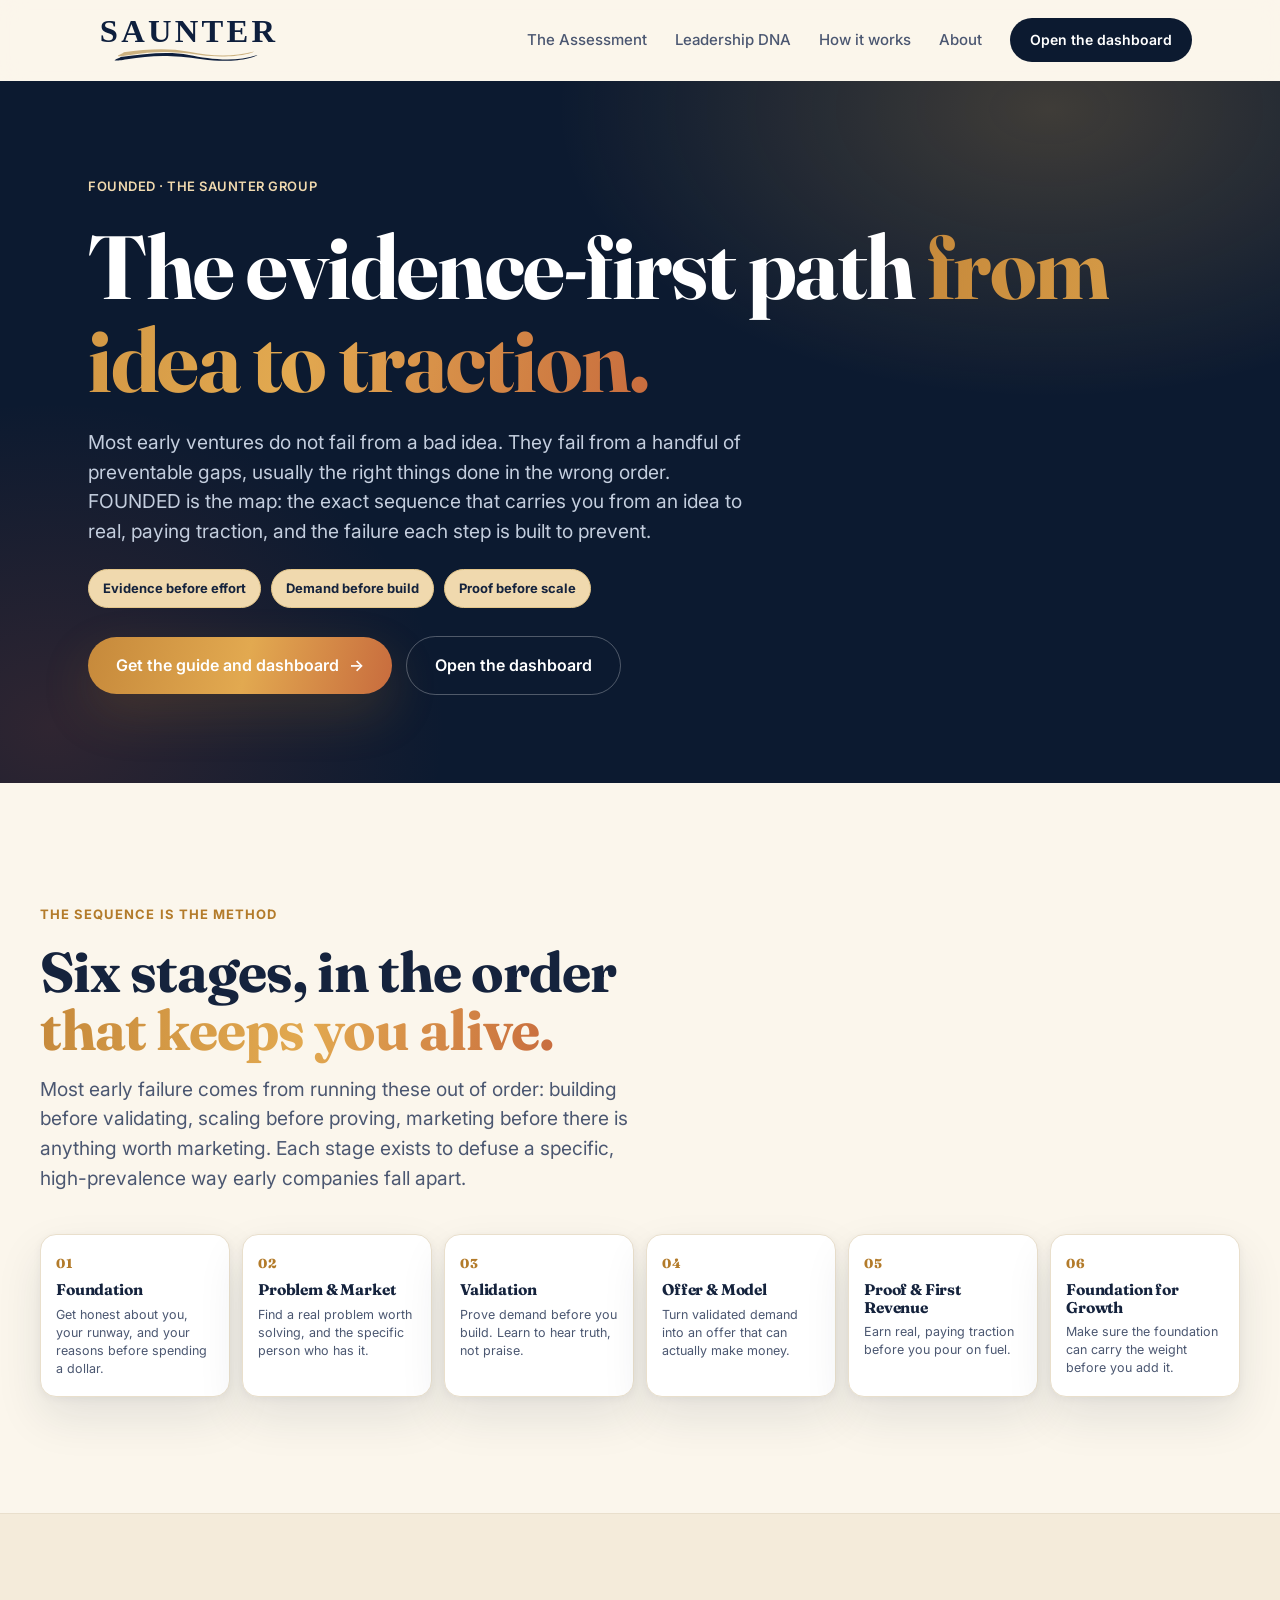
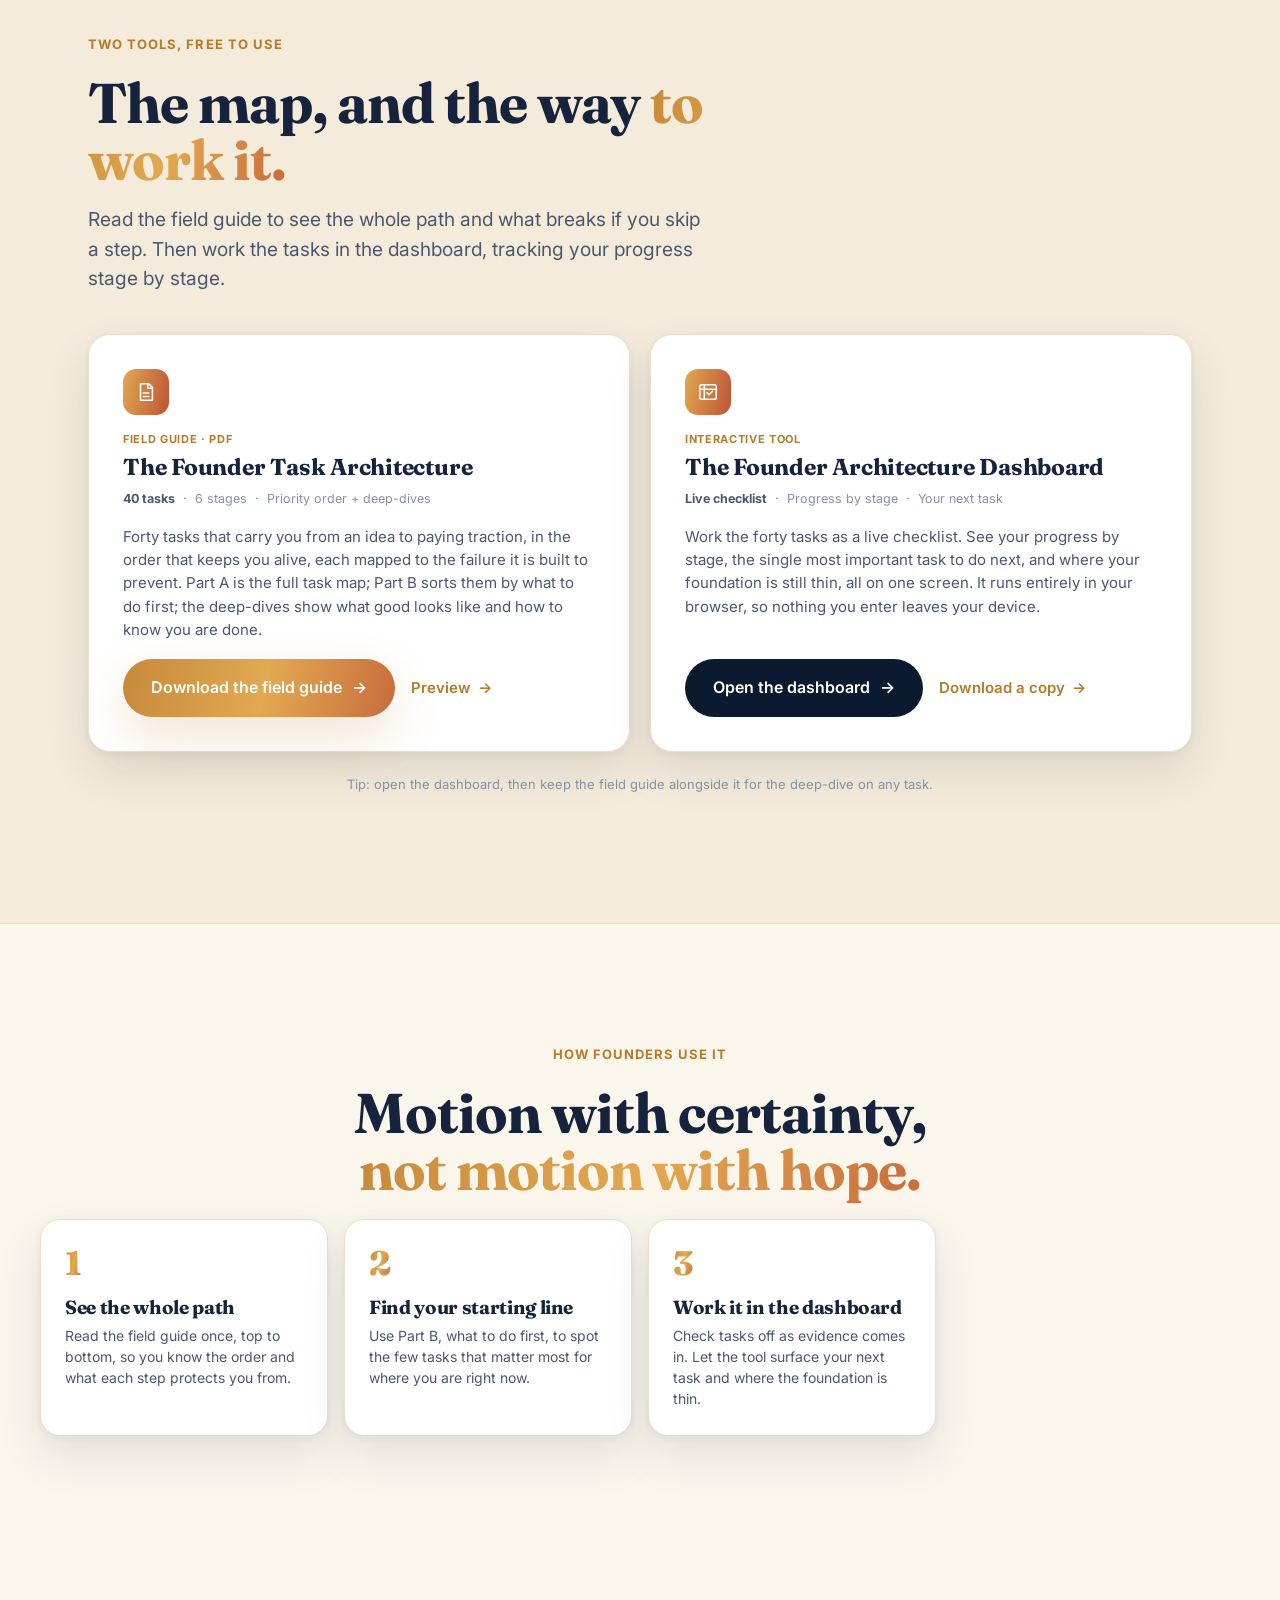
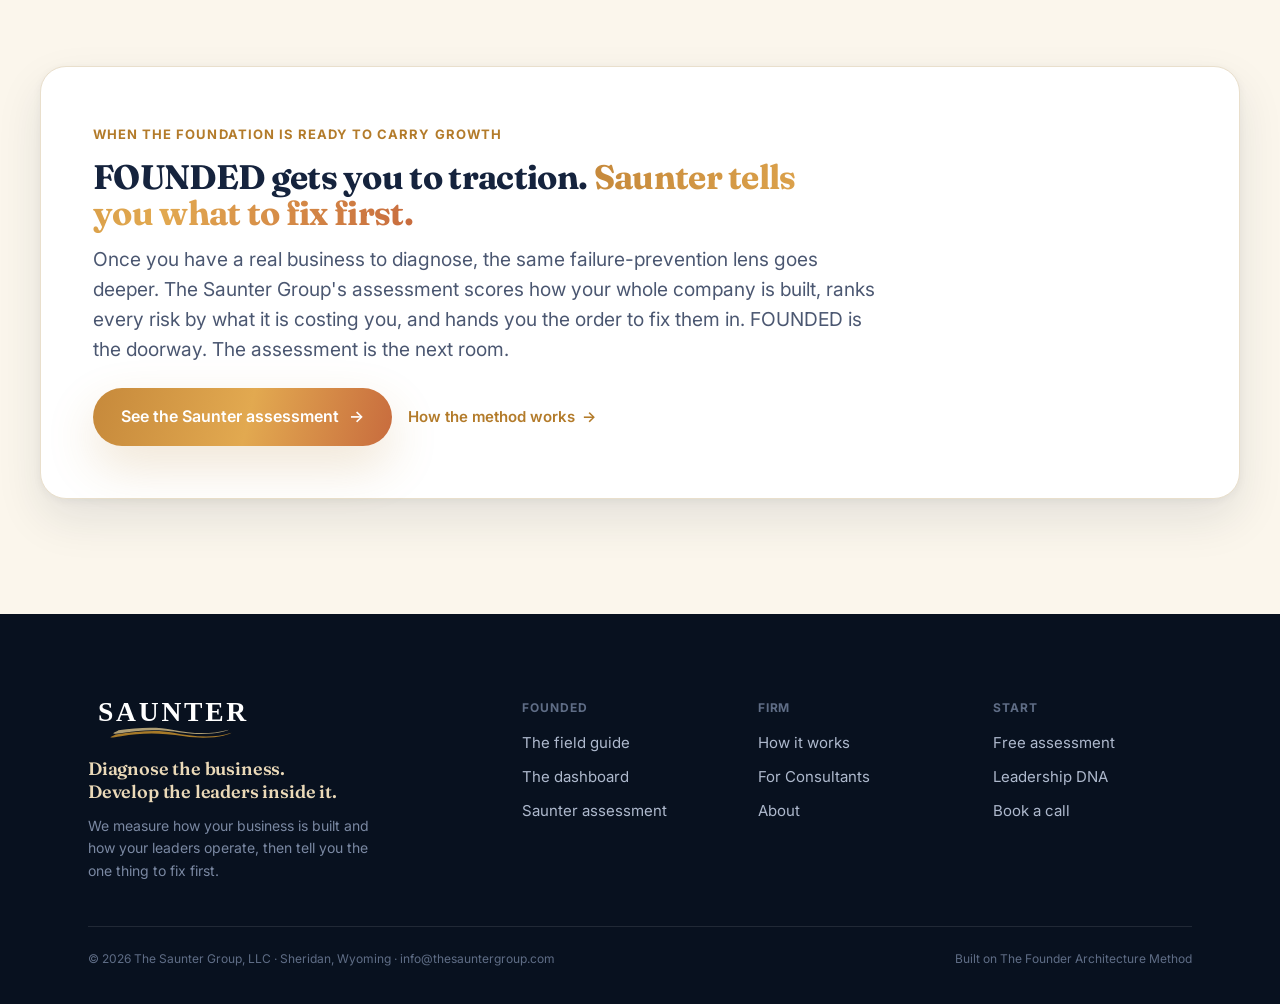
<file: founded/index.html>
<!DOCTYPE html>
<html lang="en">
<head>
<meta charset="UTF-8" />
<meta name="viewport" content="width=device-width, initial-scale=1" />
<meta name="theme-color" content="#0C1A30" />
<meta name="robots" content="noindex" />
<title>FOUNDED — The evidence-first path from idea to traction · The Saunter Group</title>
<meta name="description" content="Evidence before effort. Demand before build. Proof before scale. FOUNDED is the map that carries you from an idea to real, paying traction, and the failure each step is built to prevent. Get the field guide and the interactive dashboard." />
<link rel="icon" type="image/svg+xml" href="../assets/saunter-mark.svg" />
<link rel="preconnect" href="https://fonts.googleapis.com">
<link rel="preconnect" href="https://fonts.gstatic.com" crossorigin>
<link href="https://fonts.googleapis.com/css2?family=Fraunces:opsz,wght@9..144,500..900&family=Inter:wght@400;500;600;700&display=swap" rel="stylesheet">
<link rel="stylesheet" href="../assets/site.css">
<style>
  /* Coral dialed back so the warm accent reads less "orange" (scoped to this page).
     Same gradient stops/positions as the rest of the site; only the coral endpoint moves. */
  :root{
    --coral:#BD5236;        /* was #D5623C — deeper terracotta, hue pulled off orange */
    --coral-soft:#F4DDCE;   /* was #F6D9CB */
    --grad:linear-gradient(103deg,#C6893B 0%,#E2A950 52%,#BD5236 120%);
    --grad-warm:linear-gradient(103deg,#E2A950,#BD5236);
  }
  .page-hero::before{
    background:radial-gradient(820px 480px at 82% 4%, rgba(226,169,80,.24), transparent 60%),
               radial-gradient(680px 560px at 4% 92%, rgba(189,82,54,.20), transparent 58%);
  }
  .fd-mantra{display:inline-flex;flex-wrap:wrap;gap:8px 10px;align-items:center;margin-top:22px;}
  /* solid gold pill + navy text so the mantra is legible regardless of what paints behind it */
  .fd-mantra span{font-family:var(--ui);font-weight:700;font-size:13px;color:#15233D;background:#F0D9AE;border:1px solid #E4C68A;padding:8px 14px;border-radius:999px;}
  .fd-path{display:grid;grid-template-columns:repeat(6,1fr);gap:12px;margin-top:40px;counter-reset:st;}
  .fd-stage{background:var(--card);border:1px solid var(--line);border-radius:16px;padding:18px 15px;box-shadow:var(--shadow);position:relative;}
  .fd-stage .n{font-family:var(--disp);font-weight:800;font-size:13px;color:var(--brass);letter-spacing:.04em;}
  .fd-stage h4{font-family:var(--disp);font-weight:700;font-size:15.5px;color:var(--ink);margin:8px 0 7px;line-height:1.12;letter-spacing:-.01em;}
  .fd-stage p{font-family:var(--ui);font-size:12.5px;color:var(--ink-2);line-height:1.45;margin:0;}
  @media(max-width:900px){.fd-path{grid-template-columns:1fr 1fr;}}
  @media(max-width:520px){.fd-path{grid-template-columns:1fr;}}
  .fd-res{display:grid;grid-template-columns:1fr 1fr;gap:20px;margin-top:40px;}
  @media(max-width:820px){.fd-res{grid-template-columns:1fr;}}
  .fd-card{background:var(--card);border:1px solid var(--line);border-radius:22px;padding:clamp(24px,3vw,34px);box-shadow:var(--shadow);display:flex;flex-direction:column;}
  .fd-card .ic{width:46px;height:46px;border-radius:13px;background:var(--grad-warm);display:flex;align-items:center;justify-content:center;margin-bottom:16px;}
  .fd-card .kind{font-family:var(--ui);font-weight:700;font-size:11px;letter-spacing:.06em;text-transform:uppercase;color:var(--brass);}
  .fd-card h3{font-family:var(--disp);font-weight:700;font-size:23px;color:var(--ink);margin:6px 0 10px;letter-spacing:-.01em;}
  .fd-card p{font-family:var(--ui);font-size:15px;color:var(--ink-2);line-height:1.55;margin:0 0 18px;}
  .fd-card .cta{margin-top:auto;display:flex;gap:16px;align-items:center;flex-wrap:wrap;}
  .fd-meta{font-family:var(--ui);font-size:12.5px;color:var(--ink-3);margin-bottom:16px;display:flex;gap:8px;flex-wrap:wrap;}
  .fd-meta b{font-weight:700;color:var(--ink-2);}
</style>
</head>
<body>

<nav class="nav" id="nav">
  <div class="nav-in">
    <a href="../index.html" class="nav-brand" aria-label="The Saunter Group"><img src="../assets/saunter-logo.svg" alt="The Saunter Group" /></a>
    <button class="nav-tog" aria-label="Menu" aria-expanded="false" aria-controls="navlinks"><span></span><span></span><span></span></button>
    <div class="nav-links" id="navlinks">
      <a href="../assessment/">The Assessment</a>
      <a href="../leadership-dna/">Leadership DNA</a>
      <a href="../method/">How it works</a>
      <a href="../about/">About</a>
      <a href="dashboard.html" target="_blank" rel="noopener" class="nav-cta">Open the dashboard</a>
    </div>
  </div>
</nav>

<section class="page-hero">
  <div class="page-hero-in">
    <span class="crumb rev">FOUNDED · The Saunter Group</span>
    <h1 class="display h1 rev d1">The evidence-first path <span class="grad-text">from idea to traction.</span></h1>
    <p class="lead rev d2">Most early ventures do not fail from a bad idea. They fail from a handful of preventable gaps, usually the right things done in the wrong order. FOUNDED is the map: the exact sequence that carries you from an idea to real, paying traction, and the failure each step is built to prevent.</p>
    <div class="fd-mantra rev d3"><span>Evidence before effort</span><span>Demand before build</span><span>Proof before scale</span></div>
    <div class="hero-cta rev d3" style="margin-top:28px;">
      <a href="#resources" class="btn btn-grad">Get the guide and dashboard <span class="arw">→</span></a>
      <a href="dashboard.html" target="_blank" rel="noopener" class="btn btn-ghost on-dark">Open the dashboard</a>
    </div>
  </div>
</section>

<!-- THE SEQUENCE -->
<section class="sec wrap">
  <div class="sec-head rev">
    <span class="eyebrow">The sequence is the method</span>
    <h2 class="h2">Six stages, in the order <span class="grad-text">that keeps you alive.</span></h2>
    <p class="lead" style="margin-top:16px;max-width:64ch;">Most early failure comes from running these out of order: building before validating, scaling before proving, marketing before there is anything worth marketing. Each stage exists to defuse a specific, high-prevalence way early companies fall apart.</p>
  </div>
  <div class="fd-path rev d1">
    <div class="fd-stage"><div class="n">01</div><h4>Foundation</h4><p>Get honest about you, your runway, and your reasons before spending a dollar.</p></div>
    <div class="fd-stage"><div class="n">02</div><h4>Problem &amp; Market</h4><p>Find a real problem worth solving, and the specific person who has it.</p></div>
    <div class="fd-stage"><div class="n">03</div><h4>Validation</h4><p>Prove demand before you build. Learn to hear truth, not praise.</p></div>
    <div class="fd-stage"><div class="n">04</div><h4>Offer &amp; Model</h4><p>Turn validated demand into an offer that can actually make money.</p></div>
    <div class="fd-stage"><div class="n">05</div><h4>Proof &amp; First Revenue</h4><p>Earn real, paying traction before you pour on fuel.</p></div>
    <div class="fd-stage"><div class="n">06</div><h4>Foundation for Growth</h4><p>Make sure the foundation can carry the weight before you add it.</p></div>
  </div>
</section>

<!-- RESOURCES -->
<section id="resources" class="sec statband">
  <div class="wrap">
    <div class="sec-head rev">
      <span class="eyebrow">Two tools, free to use</span>
      <h2 class="h2">The map, and the way <span class="grad-text">to work it.</span></h2>
      <p class="lead" style="margin-top:16px;max-width:60ch;">Read the field guide to see the whole path and what breaks if you skip a step. Then work the tasks in the dashboard, tracking your progress stage by stage.</p>
    </div>
    <div class="fd-res">
      <div class="fd-card rev d1">
        <div class="ic"><svg width="22" height="22" viewBox="0 0 24 24" fill="none"><path d="M6 3h9l4 4v14H6z" stroke="#fff" stroke-width="1.7" stroke-linejoin="round"/><path d="M14 3v5h5M9 13h6M9 17h6" stroke="#fff" stroke-width="1.7" stroke-linecap="round"/></svg></div>
        <span class="kind">Field guide · PDF</span>
        <h3>The Founder Task Architecture</h3>
        <div class="fd-meta"><span><b>40 tasks</b></span><span>·</span><span>6 stages</span><span>·</span><span>Priority order + deep-dives</span></div>
        <p>Forty tasks that carry you from an idea to paying traction, in the order that keeps you alive, each mapped to the failure it is built to prevent. Part A is the full task map; Part B sorts them by what to do first; the deep-dives show what good looks like and how to know you are done.</p>
        <div class="cta">
          <a href="founder-task-architecture.pdf" download class="btn btn-grad">Download the field guide <span class="arw">→</span></a>
          <a href="founder-task-architecture.pdf" target="_blank" rel="noopener" class="tlink">Preview <span class="arw">→</span></a>
        </div>
      </div>
      <div class="fd-card rev d2">
        <div class="ic"><svg width="22" height="22" viewBox="0 0 24 24" fill="none"><rect x="3" y="4" width="18" height="16" rx="2" stroke="#fff" stroke-width="1.7"/><path d="M3 9h18M8 4v16" stroke="#fff" stroke-width="1.7"/><path d="M11 13l2 2 4-4" stroke="#fff" stroke-width="1.7" stroke-linecap="round" stroke-linejoin="round"/></svg></div>
        <span class="kind">Interactive tool</span>
        <h3>The Founder Architecture Dashboard</h3>
        <div class="fd-meta"><span><b>Live checklist</b></span><span>·</span><span>Progress by stage</span><span>·</span><span>Your next task</span></div>
        <p>Work the forty tasks as a live checklist. See your progress by stage, the single most important task to do next, and where your foundation is still thin, all on one screen. It runs entirely in your browser, so nothing you enter leaves your device.</p>
        <div class="cta">
          <a href="dashboard.html" target="_blank" rel="noopener" class="btn btn-navy">Open the dashboard <span class="arw">→</span></a>
          <a href="dashboard.html" download="founder-architecture-dashboard.html" class="tlink">Download a copy <span class="arw">→</span></a>
        </div>
      </div>
    </div>
    <p class="rev d2" style="font-family:var(--ui);font-size:13px;color:var(--ink-3);margin-top:22px;text-align:center;">Tip: open the dashboard, then keep the field guide alongside it for the deep-dive on any task.</p>
  </div>
</section>

<!-- HOW TO USE -->
<section class="sec wrap">
  <div class="sec-head center rev">
    <span class="eyebrow">How founders use it</span>
    <h2 class="h2">Motion with certainty, <span class="grad-text">not motion with hope.</span></h2>
  </div>
  <div class="steps" style="margin-top:20px;">
    <div class="step rev d1"><span class="sn">1</span><h4>See the whole path</h4><p>Read the field guide once, top to bottom, so you know the order and what each step protects you from.</p></div>
    <div class="step rev d2"><span class="sn">2</span><h4>Find your starting line</h4><p>Use Part B, what to do first, to spot the few tasks that matter most for where you are right now.</p></div>
    <div class="step rev d3"><span class="sn">3</span><h4>Work it in the dashboard</h4><p>Check tasks off as evidence comes in. Let the tool surface your next task and where the foundation is thin.</p></div>
  </div>
</section>

<!-- GO DEEPER (funnel to Saunter) -->
<section class="sec wrap">
  <div class="rev" style="border:1px solid var(--line);background:var(--card);border-radius:26px;padding:clamp(30px,4.4vw,52px);box-shadow:var(--shadow);">
    <span class="eyebrow">When the foundation is ready to carry growth</span>
    <h3 class="h3" style="margin-top:12px;max-width:32ch;">FOUNDED gets you to traction. <span class="grad-text">Saunter tells you what to fix first.</span></h3>
    <p class="lead" style="margin-top:14px;max-width:66ch;">Once you have a real business to diagnose, the same failure-prevention lens goes deeper. The Saunter Group's assessment scores how your whole company is built, ranks every risk by what it is costing you, and hands you the order to fix them in. FOUNDED is the doorway. The assessment is the next room.</p>
    <div style="display:flex;gap:16px;align-items:center;flex-wrap:wrap;margin-top:24px;">
      <a href="../index.html#start" class="btn btn-grad">See the Saunter assessment <span class="arw">→</span></a>
      <a href="../method/" class="tlink">How the method works <span class="arw">→</span></a>
    </div>
  </div>
</section>

<footer>
  <div class="wrap">
    <div class="foot-grid">
      <div class="foot-brand">
        <img src="../assets/saunter-logo-light.svg" alt="The Saunter Group" />
        <p class="foot-tag">Diagnose the business. Develop the leaders inside it.</p>
        <p>We measure how your business is built and how your leaders operate, then tell you the one thing to fix first.</p>
      </div>
      <div class="foot-col"><h5>FOUNDED</h5><a href="founder-task-architecture.pdf" download>The field guide</a><a href="dashboard.html" target="_blank" rel="noopener">The dashboard</a><a href="../index.html#start">Saunter assessment</a></div>
      <div class="foot-col"><h5>Firm</h5><a href="../method/">How it works</a><a href="../consulting/">For Consultants</a><a href="../about/">About</a></div>
      <div class="foot-col"><h5>Start</h5><a href="../index.html#start">Free assessment</a><a href="../leadership-dna/">Leadership DNA</a><a href="../consulting/">Book a call</a></div>
    </div>
    <div class="foot-bot">
      <span>© 2026 The Saunter Group, LLC · Sheridan, Wyoming · info@thesauntergroup.com</span>
      <span>Built on The Founder Architecture Method</span>
    </div>
  </div>
</footer>

<script>
  var tog=document.querySelector('.nav-tog'),links=document.getElementById('navlinks');
  tog.addEventListener('click',function(){var o=links.classList.toggle('open');tog.setAttribute('aria-expanded',o?'true':'false');});
  var nav=document.getElementById('nav');var sc=function(){nav.classList.toggle('scrolled',scrollY>8);};sc();addEventListener('scroll',sc,{passive:true});
  var io=new IntersectionObserver(function(es){es.forEach(function(e){if(e.isIntersecting){e.target.classList.add('in');io.unobserve(e.target);}});},{threshold:.14,rootMargin:'0px 0px -6% 0px'});
  document.querySelectorAll('.rev').forEach(function(el){io.observe(el);});
</script>
</body>
</html>
</file>
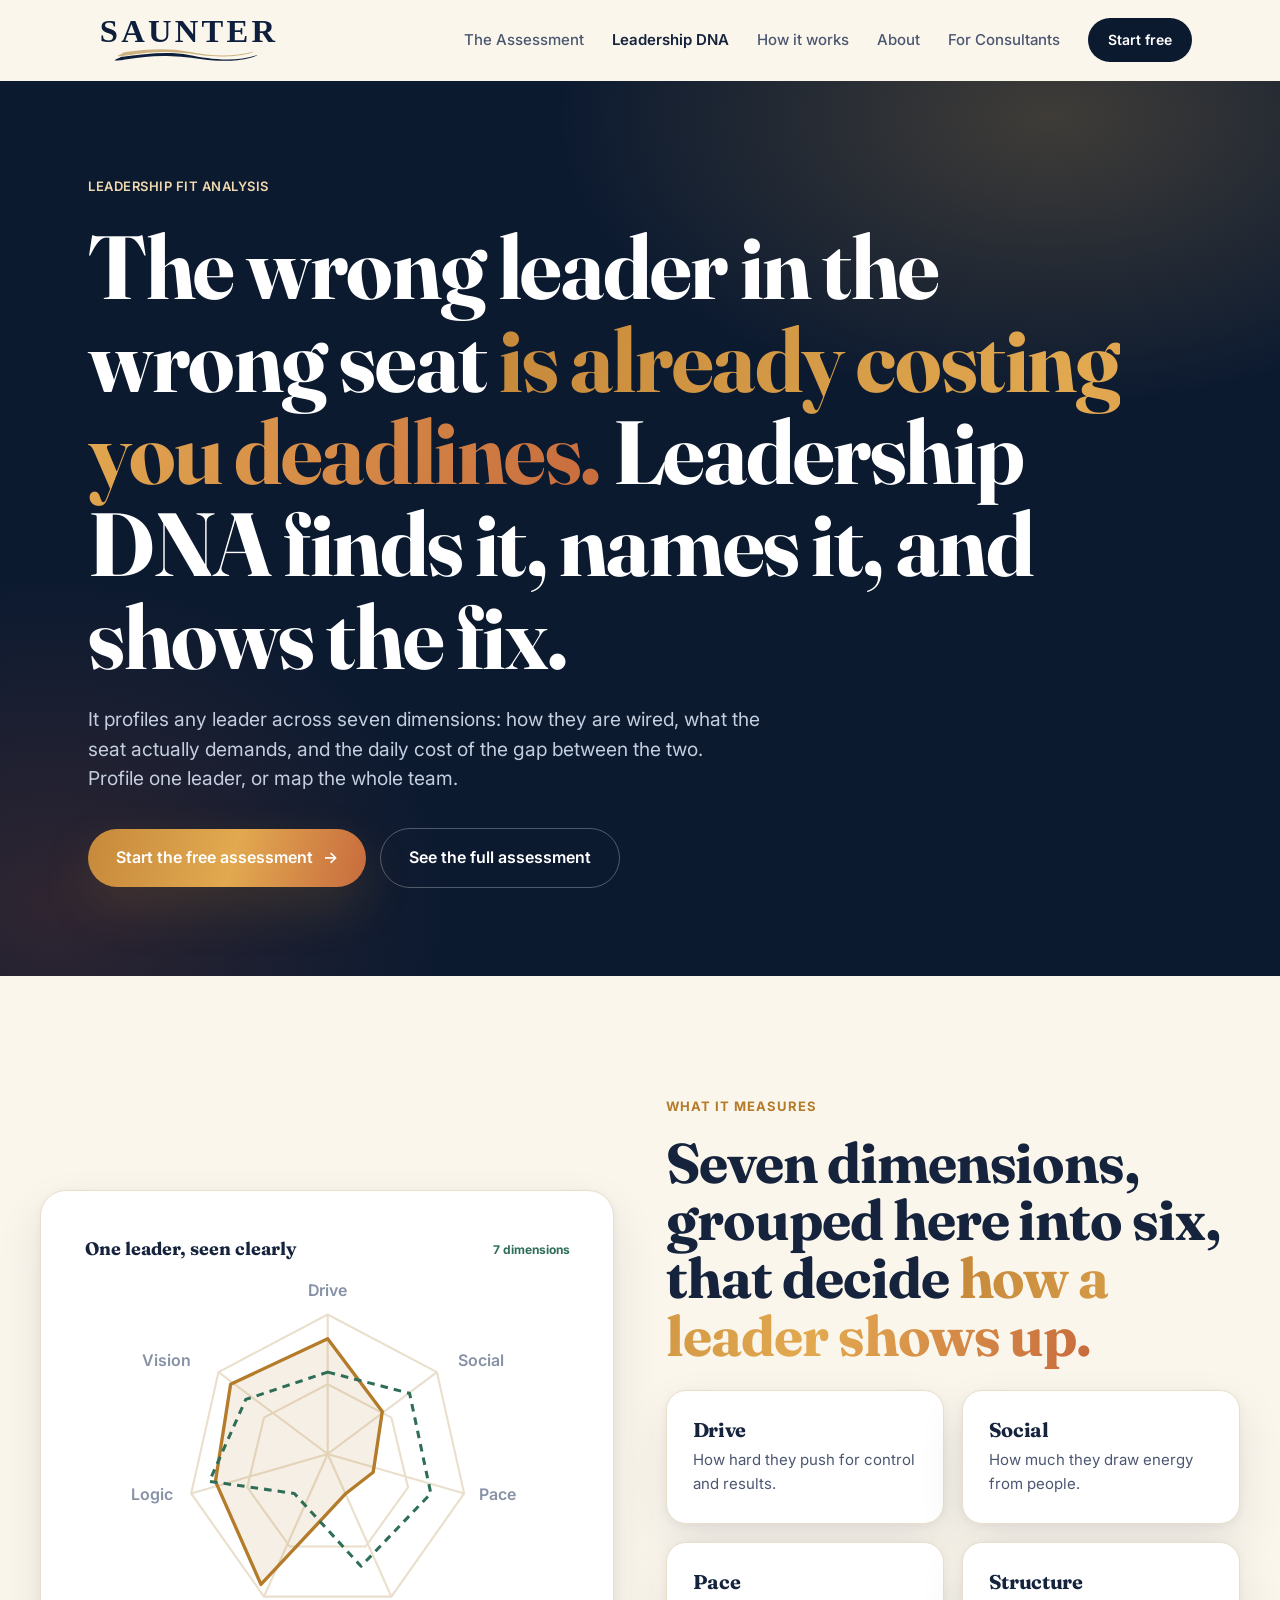
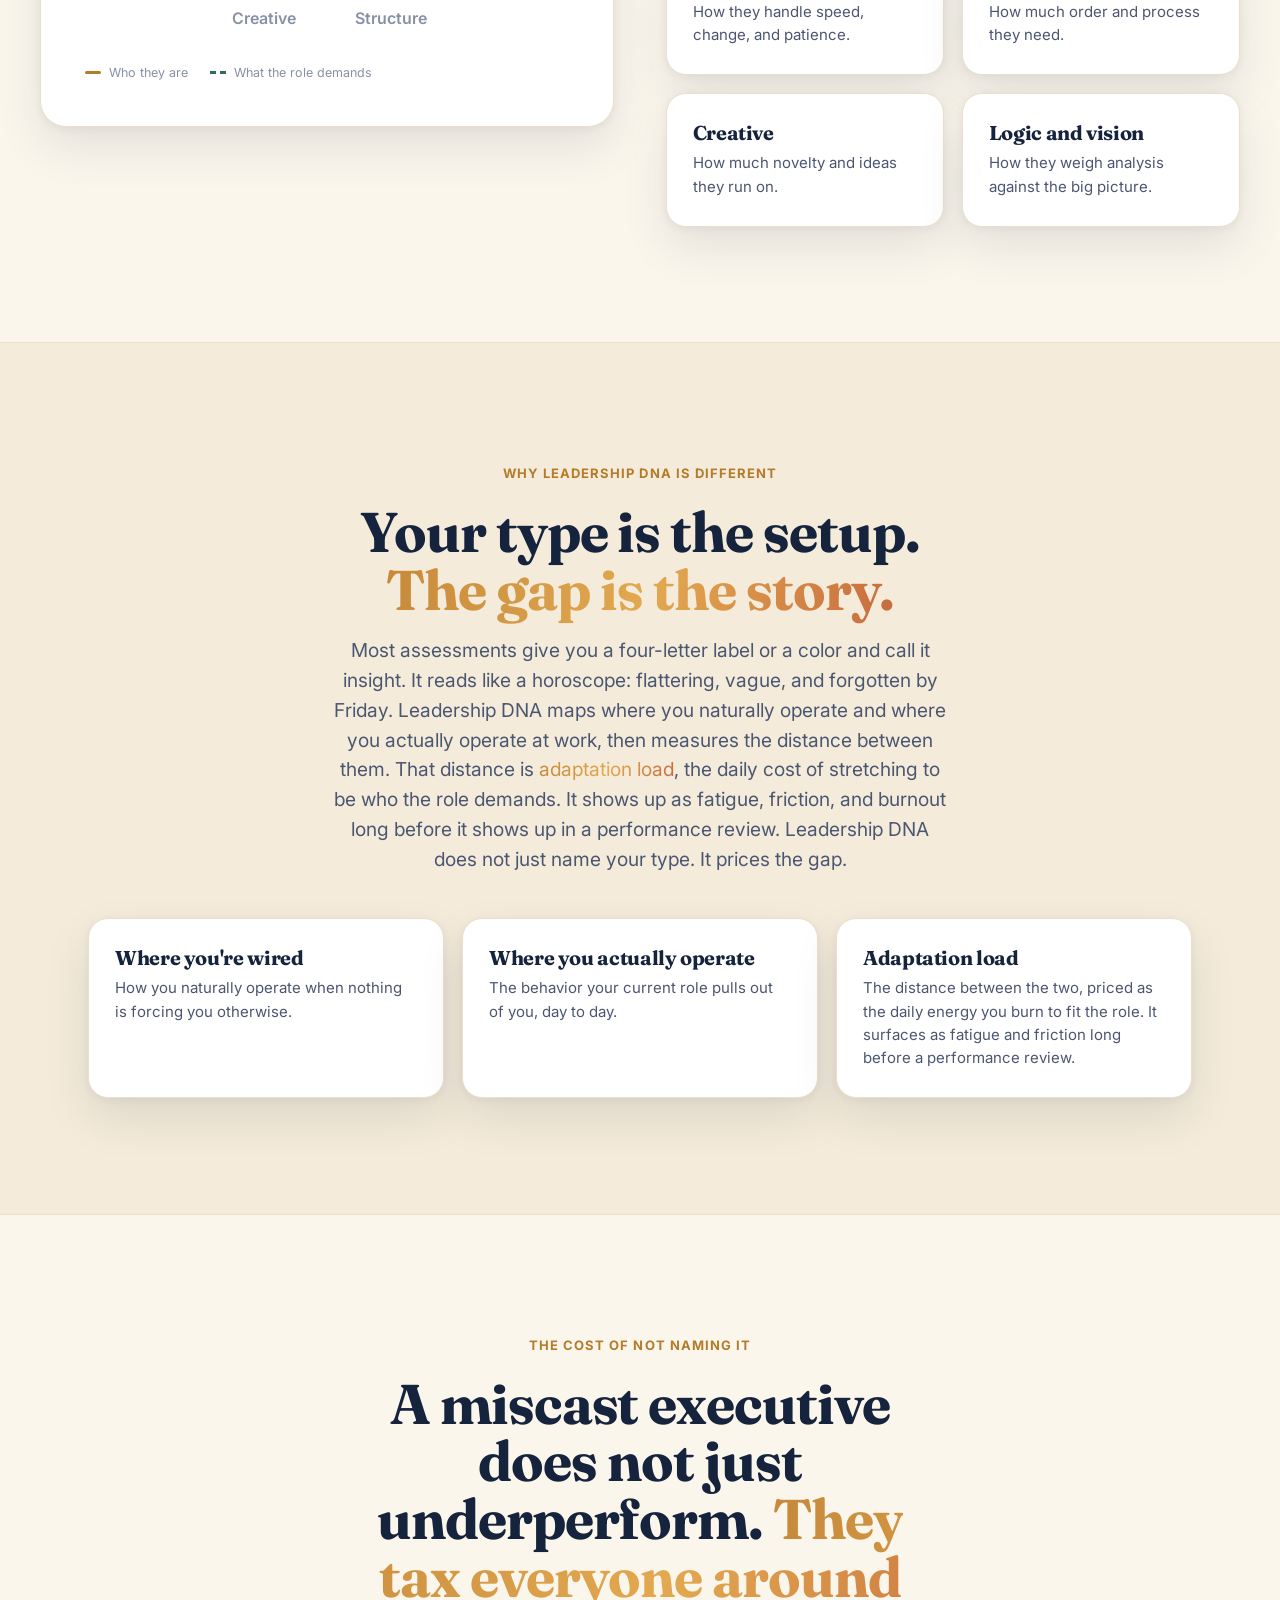
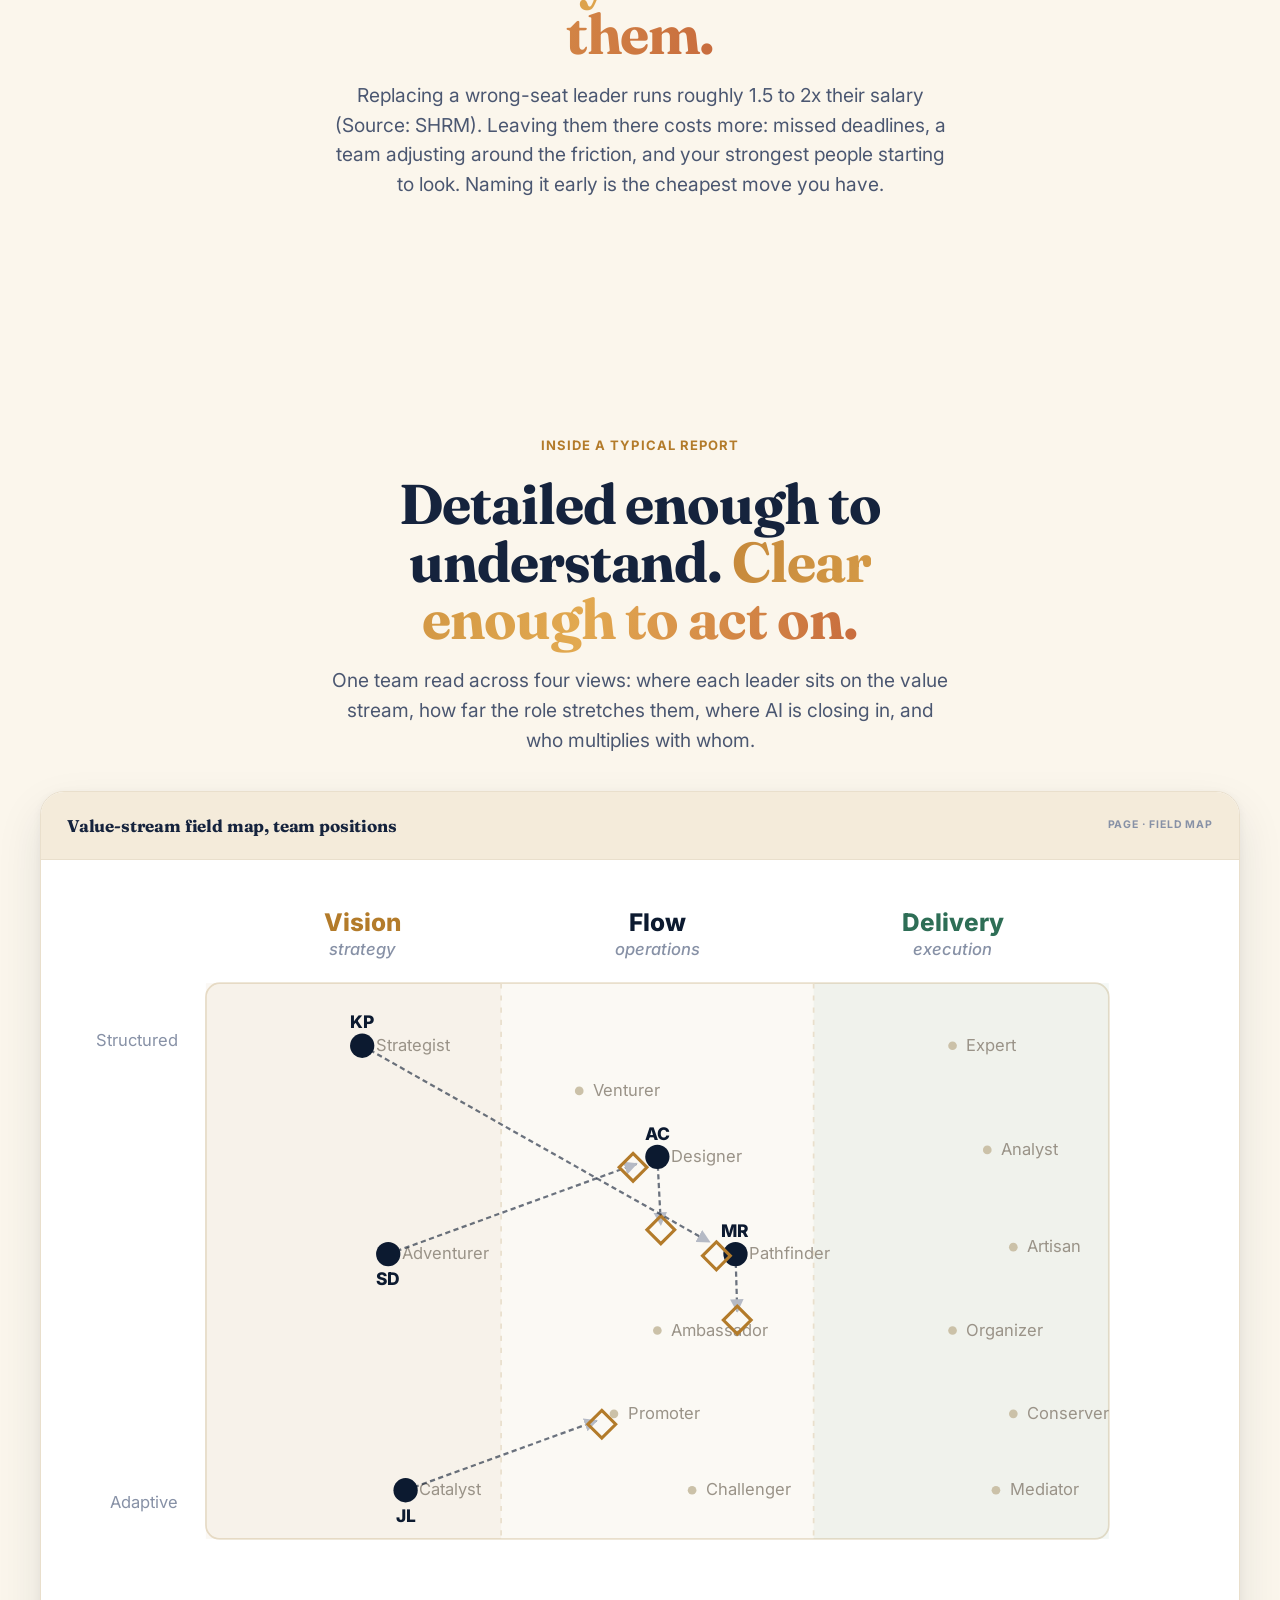
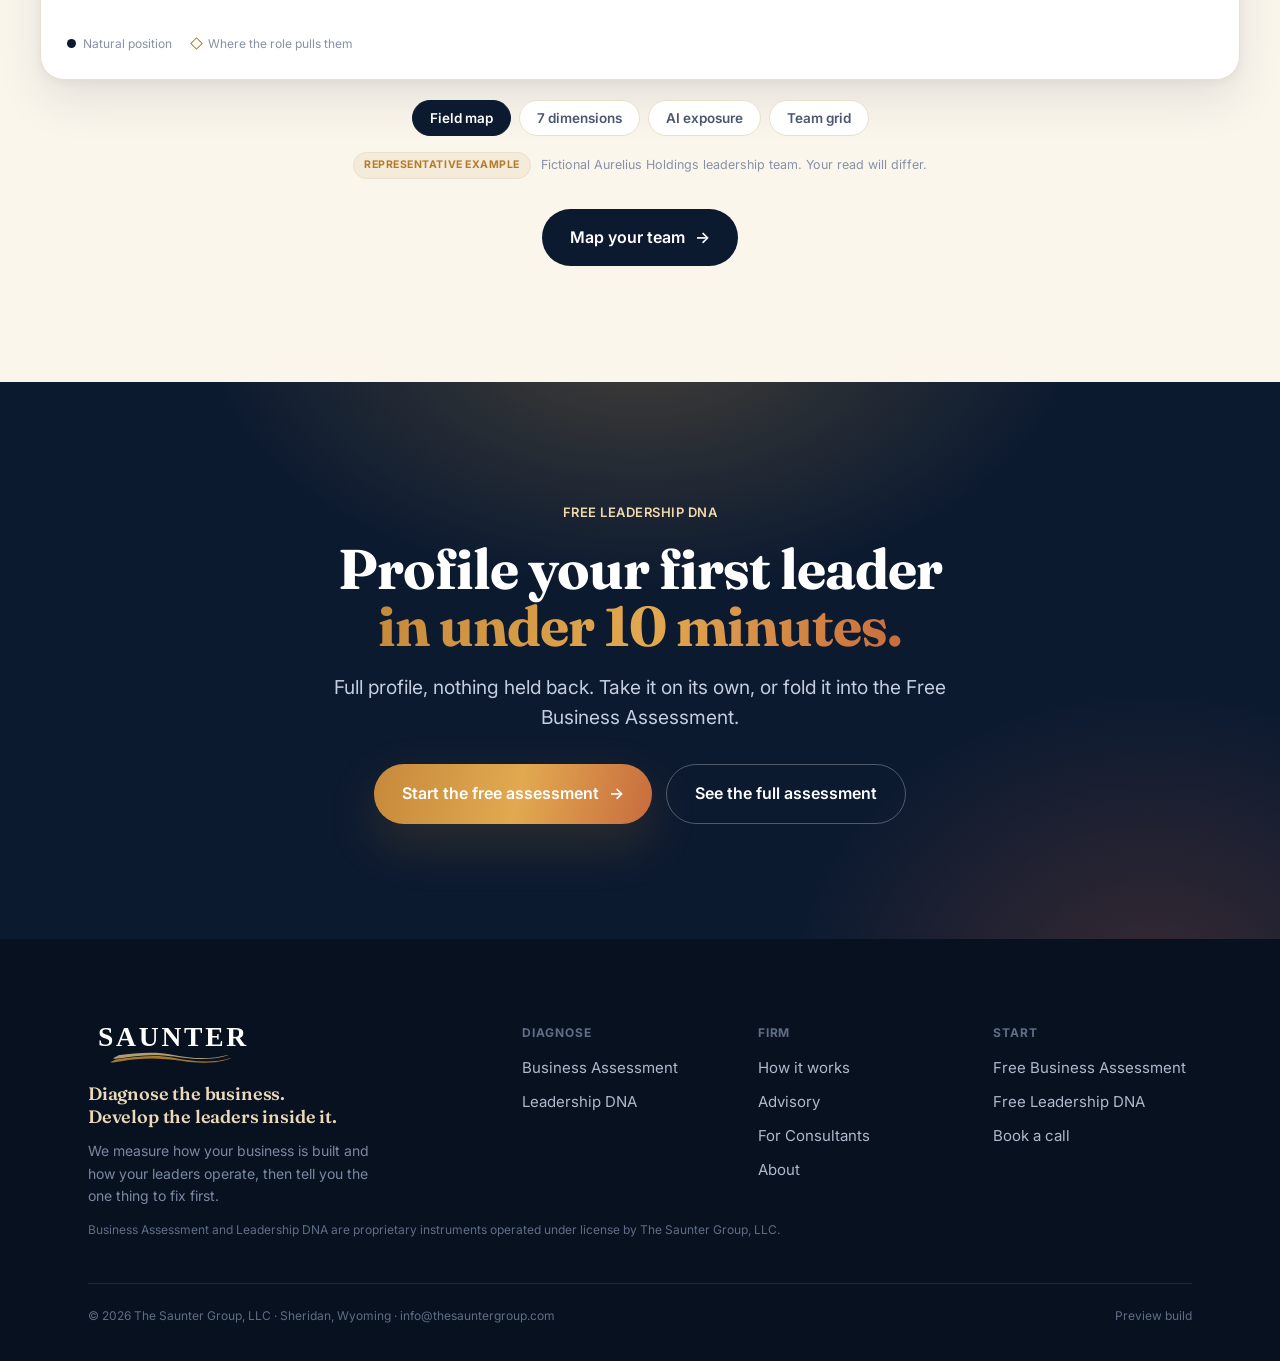
<file: leadership-dna/index.html>
<!DOCTYPE html>
<html lang="en">
<head>
<meta charset="UTF-8" />
<meta name="viewport" content="width=device-width, initial-scale=1" />
<meta name="theme-color" content="#0C1A30" />
<meta name="robots" content="noindex" />
<title>Leadership DNA · The Saunter Group</title>
<meta name="description" content="Diagnose the business. Develop the leaders inside it. See how any leader is actually wired across seven dimensions, what their role demands, and the daily cost of the gap. Free full profile in under 10 minutes." />
<link rel="icon" type="image/svg+xml" href="../assets/saunter-mark.svg" />
<link rel="preconnect" href="https://fonts.googleapis.com">
<link rel="preconnect" href="https://fonts.gstatic.com" crossorigin>
<link href="https://fonts.googleapis.com/css2?family=Fraunces:opsz,wght@9..144,500..900&family=Inter:wght@400;500;600;700&display=swap" rel="stylesheet">
<link rel="stylesheet" href="../assets/site.css">
<style>
  .rv{border:1px solid var(--line);background:var(--card);border-radius:24px;box-shadow:var(--shadow);overflow:hidden;}
  .rv-head{display:flex;justify-content:space-between;align-items:center;gap:12px;padding:20px 26px;border-bottom:1px solid var(--line);background:var(--cream-2);}
  .rv-head .t{font-family:var(--disp);font-weight:700;font-size:17px;color:var(--ink);letter-spacing:-.01em;}
  .rv-head .pg{font-family:var(--ui);font-weight:700;font-size:10.5px;letter-spacing:.08em;text-transform:uppercase;color:var(--ink-3);white-space:nowrap;}
  .rv-body{padding:26px;min-height:390px;}
  .rv-panel{display:none;}
  .rv-panel.on{display:block;animation:rvfade .38s var(--ease);}
  @keyframes rvfade{from{opacity:0;transform:translateY(6px)}to{opacity:1;transform:none}}
  .rv-tabs{display:flex;gap:8px;flex-wrap:wrap;justify-content:center;margin-top:20px;}
  .rv-tab{font-family:var(--ui);font-weight:600;font-size:13.5px;color:var(--ink-2);background:var(--card);border:1px solid var(--line);padding:9px 17px;border-radius:999px;cursor:pointer;transition:border-color .18s,background .18s,color .18s;}
  .rv-tab:hover{border-color:var(--brass);color:var(--ink);}
  .rv-tab.on{background:var(--navy);color:#fff;border-color:var(--navy);}
  .rv-note{display:flex;gap:10px;align-items:center;justify-content:center;margin-top:16px;font-family:var(--ui);font-size:12.5px;color:var(--ink-3);text-align:center;flex-wrap:wrap;}
  .rv-note b{font-weight:700;font-size:10.5px;letter-spacing:.05em;text-transform:uppercase;color:var(--brass);background:var(--cream-2);border:1px solid var(--line);padding:4px 10px;border-radius:999px;}
  .rv-legend{display:flex;gap:20px;margin-top:18px;font-family:var(--ui);font-size:12px;color:var(--ink-3);flex-wrap:wrap;}
  .rv-legend span{display:inline-flex;align-items:center;gap:7px;}
  .rv-person{display:flex;gap:13px;align-items:center;background:var(--cream-2);border:1px solid var(--line);border-radius:14px;padding:13px 15px;margin-bottom:18px;}
  .rv-person .av{width:40px;height:40px;border-radius:50%;background:var(--navy);color:#F0D9AE;display:flex;align-items:center;justify-content:center;font-family:var(--disp);font-weight:800;font-size:14px;flex-shrink:0;}
  .rv-person h5{font-family:var(--disp);font-weight:700;font-size:15.5px;color:var(--ink);margin:0;line-height:1.15;}
  .rv-person p{font-family:var(--ui);font-size:12.5px;color:var(--ink-3);margin:3px 0 0;}
  .rv-dim{display:grid;grid-template-columns:150px 1fr 42px;gap:14px;align-items:center;padding:9px 0;border-top:1px solid var(--line);}
  .rv-dim .nm{font-family:var(--ui);font-size:13px;color:var(--ink-2);}
  .rv-dim .nm b{color:var(--brass);font-weight:700;margin-right:7px;font-size:11px;letter-spacing:.03em;}
  .rv-bars{display:flex;flex-direction:column;gap:4px;}
  .rv-bars i{height:8px;border-radius:4px;display:block;transition:width .5s var(--ease);}
  .rv-bars .nat{background:var(--brass);}
  .rv-bars .adp{background:var(--navy);}
  .rv-delta{font-family:var(--ui);font-weight:700;font-size:12px;text-align:center;border-radius:999px;padding:3px 0;}
  .rv-delta.pos{color:#2E6E56;background:rgba(46,110,86,.11);}
  .rv-delta.neg{color:#C94F2E;background:rgba(201,79,46,.11);}
  .rv-ai-top{display:grid;grid-template-columns:1fr 1fr;gap:12px;margin-bottom:18px;}
  .rv-ai-stat{background:var(--cream-2);border:1px solid var(--line);border-radius:14px;padding:15px 17px;}
  .rv-ai-stat .lb{font-family:var(--ui);font-weight:700;font-size:10.5px;letter-spacing:.06em;text-transform:uppercase;color:var(--ink-3);}
  .rv-ai-stat .v{font-family:var(--disp);font-weight:700;font-size:32px;color:var(--ink);line-height:1;margin-top:5px;}
  .rv-ai-stat .v span{font-size:15px;color:var(--ink-3);font-weight:600;}
  .rv-ai-grid{display:grid;grid-template-columns:repeat(3,1fr);gap:12px;}
  .rv-ai-tile{border-radius:14px;padding:15px 13px;color:#fff;}
  .rv-ai-tile .n{font-family:var(--disp);font-weight:800;font-size:24px;line-height:1;}
  .rv-ai-tile .c{font-family:var(--ui);font-size:11.5px;font-weight:600;margin-top:9px;line-height:1.25;opacity:.96;}
  .ai-dur{background:linear-gradient(150deg,#357a60,#2E6E56);}
  .ai-shift{background:linear-gradient(150deg,#C6893B,#B37B2A);}
  .ai-exp{background:linear-gradient(150deg,#DE6E45,#C94F2E);}
  .rv-tg{width:100%;border-collapse:separate;border-spacing:5px;}
  .rv-tg th{font-family:var(--ui);font-weight:600;font-size:11px;color:var(--ink-3);padding:2px;}
  .rv-tg td{border-radius:9px;text-align:center;font-family:var(--ui);font-size:11px;padding:11px 4px;color:var(--ink-2);background:var(--cream-2);}
  .rv-tg td.self{background:var(--navy);color:#fff;}
  .rv-tg td.self b{font-family:var(--disp);font-size:13px;display:block;}
  .rv-tg td.self span{font-size:8.5px;letter-spacing:.05em;text-transform:uppercase;color:#F0D9AE;}
  .rv-tg td.hi{background:rgba(46,110,86,.13);color:#2E6E56;font-weight:600;}
  .rv-tg td.sh{background:rgba(226,169,80,.18);color:#9A6B1F;font-weight:600;}
  .rv-tg td.ov{background:rgba(201,79,46,.13);color:#C94F2E;font-weight:600;}
  .rv-tg td.em{background:transparent;}
  @media(max-width:560px){.rv-dim{grid-template-columns:96px 1fr 38px;gap:10px}.rv-ai-grid{grid-template-columns:1fr 1fr}.rv-tg td{font-size:9.5px;padding:8px 2px}.rv-tg td.self span{display:none}}
  .m-fallback{display:none;}
  @media(max-width:640px){.fieldmap-svg{display:none;}.fieldmap-list{display:block;}.rv-body{padding:18px;}.rv-tg{border-spacing:3px;}.mini-grid{grid-template-columns:1fr 1fr!important;gap:12px;}}
  .mcta{display:none;}
  @media(max-width:640px){.mcta{display:block;position:fixed;left:0;right:0;bottom:0;z-index:200;padding:10px 14px calc(10px + env(safe-area-inset-bottom));background:rgba(12,26,48,.94);backdrop-filter:blur(10px);border-top:1px solid rgba(255,255,255,.14);}.mcta a{width:100%;justify-content:center;}body{padding-bottom:76px;}}
</style>
</head>
<body>

<nav class="nav" id="nav">
  <div class="nav-in">
    <a href="../index.html" class="nav-brand" aria-label="The Saunter Group"><img src="../assets/saunter-logo.svg" alt="The Saunter Group" /></a>
    <button class="nav-tog" aria-label="Menu" aria-expanded="false" aria-controls="navlinks"><span></span><span></span><span></span></button>
    <div class="nav-links" id="navlinks">
      <a href="../assessment/">The Assessment</a>
      <a href="../leadership-dna/" style="color:var(--ink);font-weight:600;">Leadership DNA</a>
      <a href="../method/">How it works</a>
      <a href="../about/">About</a>
      <a href="../consulting/">For Consultants</a>
      <a href="../index.html#start" class="nav-cta">Start free</a>
    </div>
  </div>
</nav>

<section class="page-hero">
  <div class="page-hero-in">
    <span class="crumb rev">Leadership fit analysis</span>
    <h1 class="display h1 rev d1">The wrong leader in the wrong seat <span class="grad-text">is already costing you deadlines.</span> Leadership DNA finds it, names it, and shows the fix.</h1>
    <p class="lead rev d2">It profiles any leader across seven dimensions: how they are wired, what the seat actually demands, and the daily cost of the gap between the two. Profile one leader, or map the whole team.</p>
    <div class="hero-cta rev d3">
      <a href="../index.html#start" class="btn btn-grad">Start the free assessment <span class="arw">→</span></a>
      <a href="../assessment/" class="btn btn-ghost on-dark">See the full assessment</a>
    </div>
  </div>
</section>

<!-- WHAT IT MEASURES -->
<section class="sec wrap">
  <div class="split">
    <div class="rev">
      <div class="prod-card">
        <div style="display:flex;justify-content:space-between;align-items:center;margin-bottom:8px;">
          <span style="font-family:var(--disp);font-weight:700;font-size:18px;color:var(--ink);">One leader, seen clearly</span>
          <span style="font-family:var(--ui);font-weight:700;font-size:12px;color:var(--teal);">7 dimensions</span>
        </div>
        <svg viewBox="0 0 320 250" xmlns="http://www.w3.org/2000/svg" style="width:100%;height:auto;">
          <g stroke="#E9DFCC" stroke-width="1.4" fill="none">
            <polygon points="160,28 232,66 250,146 202,214 118,214 70,146 88,66"/>
            <polygon points="160,74 202,96 213,142 185,181 135,181 107,142 118,96"/>
            <line x1="160" y1="120" x2="160" y2="28"/><line x1="160" y1="120" x2="232" y2="66"/><line x1="160" y1="120" x2="250" y2="146"/><line x1="160" y1="120" x2="202" y2="214"/><line x1="160" y1="120" x2="118" y2="214"/><line x1="160" y1="120" x2="70" y2="146"/><line x1="160" y1="120" x2="88" y2="66"/>
          </g>
          <polygon points="160,44 196,92 190,132 172,146 116,206 86,138 96,74" fill="rgba(179,123,42,0.12)" stroke="#B37B2A" stroke-width="2.2" stroke-linejoin="round"/>
          <polygon points="160,66 214,80 228,146 182,194 138,146 82,138 106,84" fill="none" stroke="#2E6E56" stroke-width="2" stroke-dasharray="5 4" stroke-linejoin="round"/>
          <g font-family="Inter,sans-serif" font-size="10.5" font-weight="600" fill="#8791A6">
            <text x="160" y="16" text-anchor="middle">Drive</text><text x="246" y="62" text-anchor="start">Social</text><text x="260" y="150" text-anchor="start">Pace</text><text x="202" y="232" text-anchor="middle">Structure</text><text x="118" y="232" text-anchor="middle">Creative</text><text x="58" y="150" text-anchor="end">Logic</text><text x="70" y="62" text-anchor="end">Vision</text>
          </g>
        </svg>
        <div style="display:flex;gap:22px;margin-top:12px;font-family:var(--ui);font-size:12.5px;color:var(--ink-3);">
          <span style="display:inline-flex;align-items:center;gap:8px;"><i style="width:16px;height:3px;background:#B37B2A;border-radius:2px;display:inline-block;"></i>Who they are</span>
          <span style="display:inline-flex;align-items:center;gap:8px;"><i style="width:16px;height:0;border-top:3px dashed #2E6E56;display:inline-block;"></i>What the role demands</span>
        </div>
      </div>
    </div>
    <div class="rev d1">
      <span class="eyebrow">What it measures</span>
      <h2 class="h2" style="margin-top:14px;">Seven dimensions, grouped here into six, that decide <span class="grad-text">how a leader shows up.</span></h2>
      <div class="mini-grid" style="margin-top:26px;">
        <div class="mini"><h4>Drive</h4><p>How hard they push for control and results.</p></div>
        <div class="mini"><h4>Social</h4><p>How much they draw energy from people.</p></div>
        <div class="mini"><h4>Pace</h4><p>How they handle speed, change, and patience.</p></div>
        <div class="mini"><h4>Structure</h4><p>How much order and process they need.</p></div>
        <div class="mini"><h4>Creative</h4><p>How much novelty and ideas they run on.</p></div>
        <div class="mini"><h4>Logic and vision</h4><p>How they weigh analysis against the big picture.</p></div>
      </div>
    </div>
  </div>
</section>

<!-- THE GAP -->
<section class="sec statband">
  <div class="wrap">
    <div class="sec-head center rev">
      <span class="eyebrow">Why Leadership DNA is different</span>
      <h2 class="h2">Your type is the setup. <span class="grad-text">The gap is the story.</span></h2>
      <p class="lead" style="margin:18px auto 0;">Most assessments give you a four-letter label or a color and call it insight. It reads like a horoscope: flattering, vague, and forgotten by Friday. Leadership DNA maps where you naturally operate and where you actually operate at work, then measures the distance between them. That distance is <span class="grad-text">adaptation load</span>, the daily cost of stretching to be who the role demands. It shows up as fatigue, friction, and burnout long before it shows up in a performance review. Leadership DNA does not just name your type. It prices the gap.</p>
    </div>
    <div class="mini-grid" style="grid-template-columns:repeat(3,1fr);margin-top:44px;">
      <div class="mini rev d1"><h4>Where you're wired</h4><p>How you naturally operate when nothing is forcing you otherwise.</p></div>
      <div class="mini rev d2"><h4>Where you actually operate</h4><p>The behavior your current role pulls out of you, day to day.</p></div>
      <div class="mini rev d3"><h4>Adaptation load</h4><p>The distance between the two, priced as the daily energy you burn to fit the role. It surfaces as fatigue and friction long before a performance review.</p></div>
    </div>
  </div>
</section>

<!-- COST OF INACTION -->
<section class="sec wrap">
  <div class="sec-head center rev">
    <span class="eyebrow">The cost of not naming it</span>
    <h2 class="h2">A miscast executive does not just underperform. <span class="grad-text">They tax everyone around them.</span></h2>
    <p class="lead" style="margin:18px auto 0;">Replacing a wrong-seat leader runs roughly 1.5 to 2x their salary (Source: SHRM). Leaving them there costs more: missed deadlines, a team adjusting around the friction, and your strongest people starting to look. Naming it early is the cheapest move you have.</p>
  </div>
</section>

<!-- INSIDE A TYPICAL REPORT -->
<section class="sec wrap">
  <div class="sec-head center rev">
    <span class="eyebrow">Inside a typical report</span>
    <h2 class="h2">Detailed enough to understand. <span class="grad-text">Clear enough to act on.</span></h2>
    <p class="lead" style="margin:18px auto 0;">One team read across four views: where each leader sits on the value stream, how far the role stretches them, where AI is closing in, and who multiplies with whom.</p>
  </div>
  <div class="rev d1" style="margin-top:36px;">
    <div class="rv">
      <div class="rv-head">
        <span class="t" id="rvTitle">Value-stream field map, team positions</span>
        <span class="pg" id="rvPage">Page · Field map</span>
      </div>
      <div class="rv-body">

        <!-- FIELD MAP -->
        <div class="rv-panel on" data-panel="field">
          <svg class="fieldmap-svg" viewBox="0 0 660 420" xmlns="http://www.w3.org/2000/svg" style="width:100%;height:auto;" role="img" aria-label="Sample team value-stream field map">
            <defs><marker id="ld-arrow" viewBox="0 0 10 10" refX="9" refY="5" markerWidth="6" markerHeight="6" orient="auto-start-reverse"><path d="M 0 0 L 10 5 L 0 10 z" fill="#8791A6"/></marker></defs>
            <g font-family="'Inter', Helvetica, sans-serif" font-weight="800" text-anchor="middle">
              <text x="170" y="26" font-size="14" fill="#B37B2A">Vision</text>
              <text x="170" y="40" font-size="9.5" font-weight="500" font-style="italic" fill="#8791A6">strategy</text>
              <text x="340" y="26" font-size="14" fill="#0C1A30">Flow</text>
              <text x="340" y="40" font-size="9.5" font-weight="500" font-style="italic" fill="#8791A6">operations</text>
              <text x="510" y="26" font-size="14" fill="#2E6E56">Delivery</text>
              <text x="510" y="40" font-size="9.5" font-weight="500" font-style="italic" fill="#8791A6">execution</text>
            </g>
            <rect x="80" y="56" width="520" height="320" rx="8" fill="#FBF9F4" stroke="#E9DFCC" stroke-width="1"/>
            <rect x="80" y="56" width="170" height="320" fill="#B37B2A" opacity="0.05"/>
            <rect x="430" y="56" width="170" height="320" fill="#2E6E56" opacity="0.05"/>
            <line x1="250" y1="56" x2="250" y2="376" stroke="#E9DFCC" stroke-dasharray="3 4"/>
            <line x1="430" y1="56" x2="430" y2="376" stroke="#E9DFCC" stroke-dasharray="3 4"/>
            <g font-family="Inter, sans-serif" font-size="9.5" fill="#8791A6">
              <text x="64" y="92" text-anchor="end">Structured</text>
              <text x="64" y="358" text-anchor="end">Adaptive</text>
            </g>
            <g font-family="Inter, sans-serif" font-size="9.5" fill="#9A9388">
              <g><circle cx="170" cy="92" r="2.5" fill="#CBC1A8"/><text x="178" y="95">Strategist</text></g>
              <g><circle cx="295" cy="118" r="2.5" fill="#CBC1A8"/><text x="303" y="121">Venturer</text></g>
              <g><circle cx="510" cy="92" r="2.5" fill="#CBC1A8"/><text x="518" y="95">Expert</text></g>
              <g><circle cx="340" cy="156" r="2.5" fill="#CBC1A8"/><text x="348" y="159">Designer</text></g>
              <g><circle cx="530" cy="152" r="2.5" fill="#CBC1A8"/><text x="538" y="155">Analyst</text></g>
              <g><circle cx="185" cy="212" r="2.5" fill="#CBC1A8"/><text x="193" y="215">Adventurer</text></g>
              <g><circle cx="385" cy="212" r="2.5" fill="#CBC1A8"/><text x="393" y="215">Pathfinder</text></g>
              <g><circle cx="545" cy="208" r="2.5" fill="#CBC1A8"/><text x="553" y="211">Artisan</text></g>
              <g><circle cx="340" cy="256" r="2.5" fill="#CBC1A8"/><text x="348" y="259">Ambassador</text></g>
              <g><circle cx="510" cy="256" r="2.5" fill="#CBC1A8"/><text x="518" y="259">Organizer</text></g>
              <g><circle cx="315" cy="304" r="2.5" fill="#CBC1A8"/><text x="323" y="307">Promoter</text></g>
              <g><circle cx="545" cy="304" r="2.5" fill="#CBC1A8"/><text x="553" y="307">Conserver</text></g>
              <g><circle cx="195" cy="348" r="2.5" fill="#CBC1A8"/><text x="203" y="351">Catalyst</text></g>
              <g><circle cx="360" cy="348" r="2.5" fill="#CBC1A8"/><text x="368" y="351">Challenger</text></g>
              <g><circle cx="535" cy="348" r="2.5" fill="#CBC1A8"/><text x="543" y="351">Mediator</text></g>
            </g>
            <g><line x1="340" y1="156" x2="342" y2="195" stroke="#0C1A30" stroke-width="1.3" stroke-dasharray="3 2" marker-end="url(#ld-arrow)" opacity="0.6"/><polygon points="342,190 350,198 342,206 334,198" fill="none" stroke="#B37B2A" stroke-width="1.8"/><circle cx="340" cy="156" r="7" fill="#0C1A30"/><text x="340" y="146" font-family="'Inter', Helvetica, sans-serif" font-size="10" font-weight="800" fill="#0C1A30" text-anchor="middle">AC</text></g>
            <g><line x1="385" y1="212" x2="386" y2="245" stroke="#0C1A30" stroke-width="1.3" stroke-dasharray="3 2" marker-end="url(#ld-arrow)" opacity="0.6"/><polygon points="386,242 394,250 386,258 378,250" fill="none" stroke="#B37B2A" stroke-width="1.8"/><circle cx="385" cy="212" r="7" fill="#0C1A30"/><text x="385" y="202" font-family="'Inter', Helvetica, sans-serif" font-size="10" font-weight="800" fill="#0C1A30" text-anchor="middle">MR</text></g>
            <g><line x1="170" y1="92" x2="370" y2="205" stroke="#0C1A30" stroke-width="1.3" stroke-dasharray="3 2" marker-end="url(#ld-arrow)" opacity="0.6"/><polygon points="374,205 382,213 374,221 366,213" fill="none" stroke="#B37B2A" stroke-width="1.8"/><circle cx="170" cy="92" r="7" fill="#0C1A30"/><text x="170" y="82" font-family="'Inter', Helvetica, sans-serif" font-size="10" font-weight="800" fill="#0C1A30" text-anchor="middle">KP</text></g>
            <g><line x1="185" y1="212" x2="328" y2="160" stroke="#0C1A30" stroke-width="1.3" stroke-dasharray="3 2" marker-end="url(#ld-arrow)" opacity="0.6"/><polygon points="326,154 334,162 326,170 318,162" fill="none" stroke="#B37B2A" stroke-width="1.8"/><circle cx="185" cy="212" r="7" fill="#0C1A30"/><text x="185" y="230" font-family="'Inter', Helvetica, sans-serif" font-size="10" font-weight="800" fill="#0C1A30" text-anchor="middle">SD</text></g>
            <g><line x1="195" y1="348" x2="305" y2="308" stroke="#0C1A30" stroke-width="1.3" stroke-dasharray="3 2" marker-end="url(#ld-arrow)" opacity="0.6"/><polygon points="308,302 316,310 308,318 300,310" fill="none" stroke="#B37B2A" stroke-width="1.8"/><circle cx="195" cy="348" r="7" fill="#0C1A30"/><text x="195" y="366" font-family="'Inter', Helvetica, sans-serif" font-size="10" font-weight="800" fill="#0C1A30" text-anchor="middle">JL</text></g>
          </svg>
          <div class="rv-legend">
            <span><i style="width:9px;height:9px;border-radius:50%;background:#0C1A30;display:inline-block;"></i>Natural position</span>
            <span><i style="width:9px;height:9px;border:1.6px solid #B37B2A;display:inline-block;transform:rotate(45deg);"></i>Where the role pulls them</span>
          </div>
          <div class="m-fallback fieldmap-list">
            <p style="font-family:var(--ui);font-size:13px;color:var(--ink-2);line-height:1.5;margin:0 0 14px;">The field map plots each leader across the value stream, from Vision (strategy) to Flow (operations) to Delivery (execution), and from Structured to Adaptive. On a phone, here is the same sample team as a list:</p>
            <div class="rv-person"><div class="av">KP</div><div><h5>Strategist</h5><p>Vision · structured</p></div></div>
            <div class="rv-person"><div class="av">AC</div><div><h5>Designer</h5><p>Flow · structured, role pulling toward Adaptive</p></div></div>
            <div class="rv-person"><div class="av">MR</div><div><h5>Pathfinder</h5><p>Flow · adaptive</p></div></div>
            <div class="rv-person"><div class="av">SD</div><div><h5>Adventurer</h5><p>Vision · adaptive</p></div></div>
            <div class="rv-person" style="margin-bottom:0;"><div class="av">JL</div><div><h5>Catalyst</h5><p>Vision · adaptive</p></div></div>
            <p style="font-family:var(--ui);font-size:12px;color:var(--ink-3);line-height:1.5;margin:14px 0 0;">The full positional map, including where each role pulls a leader off their natural spot, is best viewed on a larger screen.</p>
          </div>
        </div>

        <!-- 7 DIMENSIONS -->
        <div class="rv-panel" data-panel="dims">
          <div class="rv-person">
            <div class="av">AC</div>
            <div><h5>Alex Chen, CEO, Aurelius Holdings</h5><p>Natural Adventurer, role asking for Designer. Adaptation load 71.</p></div>
          </div>
          <div class="rv-dim"><span class="nm"><b>DR</b>Drive</span><div class="rv-bars"><i class="nat" style="width:74%"></i><i class="adp" style="width:66%"></i></div><span class="rv-delta neg">-3</span></div>
          <div class="rv-dim"><span class="nm"><b>SE</b>Social Energy</span><div class="rv-bars"><i class="nat" style="width:58%"></i><i class="adp" style="width:72%"></i></div><span class="rv-delta pos">+3</span></div>
          <div class="rv-dim"><span class="nm"><b>PA</b>Pace &amp; Patience</span><div class="rv-bars"><i class="nat" style="width:50%"></i><i class="adp" style="width:82%"></i></div><span class="rv-delta pos">+6</span></div>
          <div class="rv-dim"><span class="nm"><b>SO</b>Structure &amp; Order</span><div class="rv-bars"><i class="nat" style="width:34%"></i><i class="adp" style="width:78%"></i></div><span class="rv-delta pos">+6</span></div>
          <div class="rv-dim"><span class="nm"><b>CB</b>Creative Battery</span><div class="rv-bars"><i class="nat" style="width:46%"></i><i class="adp" style="width:22%"></i></div><span class="rv-delta neg">-7</span></div>
          <div class="rv-dim"><span class="nm"><b>LA</b>Logic &amp; Analysis</span><div class="rv-bars"><i class="nat" style="width:72%"></i><i class="adp" style="width:76%"></i></div><span class="rv-delta pos">+1</span></div>
          <div class="rv-dim"><span class="nm"><b>VI</b>Vision &amp; Ideas</span><div class="rv-bars"><i class="nat" style="width:70%"></i><i class="adp" style="width:54%"></i></div><span class="rv-delta neg">-3</span></div>
          <div class="rv-legend">
            <span><i style="width:16px;height:8px;background:var(--brass);border-radius:3px;display:inline-block;"></i>Natural, how they are wired</span>
            <span><i style="width:16px;height:8px;background:var(--navy);border-radius:3px;display:inline-block;"></i>Adapted, what the role pulls from them</span>
          </div>
        </div>

        <!-- AI EXPOSURE -->
        <div class="rv-panel" data-panel="ai">
          <div class="rv-ai-top">
            <div class="rv-ai-stat"><div class="lb">AI-oversight readiness</div><div class="v">9<span> / 10</span></div></div>
            <div class="rv-ai-stat"><div class="lb">Your durable edge</div><div class="v">7<span> / 10</span></div></div>
          </div>
          <div class="rv-ai-grid">
            <div class="rv-ai-tile ai-dur"><div class="n">8</div><div class="c">Relational &amp; influence</div></div>
            <div class="rv-ai-tile ai-dur"><div class="n">8</div><div class="c">Directional judgment</div></div>
            <div class="rv-ai-tile ai-shift"><div class="n">7</div><div class="c">Communicative craft</div></div>
            <div class="rv-ai-tile ai-shift"><div class="n">6</div><div class="c">Creative origination</div></div>
            <div class="rv-ai-tile ai-exp"><div class="n">5</div><div class="c">Operational execution</div></div>
            <div class="rv-ai-tile ai-exp"><div class="n">8</div><div class="c">Analytical processing</div></div>
          </div>
          <div class="rv-legend">
            <span><i style="width:11px;height:11px;border-radius:3px;background:#2E6E56;display:inline-block;"></i>Durable, hard for AI to replace</span>
            <span><i style="width:11px;height:11px;border-radius:3px;background:#B37B2A;display:inline-block;"></i>Shifting</span>
            <span><i style="width:11px;height:11px;border-radius:3px;background:#C94F2E;display:inline-block;"></i>Exposed, AI is closing in</span>
          </div>
        </div>

        <!-- TEAM GRID -->
        <div class="rv-panel" data-panel="grid">
          <table class="rv-tg">
            <thead><tr><th></th><th>AC</th><th>MR</th><th>KP</th><th>SD</th><th>JL</th></tr></thead>
            <tbody>
              <tr><th>AC</th><td class="self"><b>AC</b><span>Designer</span></td><td class="hi">High</td><td class="sh">Shared</td><td class="hi">High</td><td class="hi">High</td></tr>
              <tr><th>MR</th><td class="em"></td><td class="self"><b>MR</b><span>Pathfinder</span></td><td class="hi">High</td><td class="sh">Shared</td><td class="hi">High</td></tr>
              <tr><th>KP</th><td class="em"></td><td class="em"></td><td class="self"><b>KP</b><span>Strategist</span></td><td class="ov">Overlap</td><td class="hi">High</td></tr>
              <tr><th>SD</th><td class="em"></td><td class="em"></td><td class="em"></td><td class="self"><b>SD</b><span>Adventurer</span></td><td class="hi">High</td></tr>
              <tr><th>JL</th><td class="em"></td><td class="em"></td><td class="em"></td><td class="em"></td><td class="self"><b>JL</b><span>Catalyst</span></td></tr>
            </tbody>
          </table>
          <div class="rv-legend">
            <span><i style="width:11px;height:11px;border-radius:3px;background:rgba(46,110,86,.3);display:inline-block;"></i>High complementarity</span>
            <span><i style="width:11px;height:11px;border-radius:3px;background:rgba(226,169,80,.4);display:inline-block;"></i>Shared, sequence the work</span>
            <span><i style="width:11px;height:11px;border-radius:3px;background:rgba(201,79,46,.3);display:inline-block;"></i>Overlap, separate the lanes</span>
          </div>
        </div>

      </div>
    </div>
    <div class="rv-tabs">
      <button class="rv-tab on" data-tab="field" data-title="Value-stream field map, team positions" data-page="Field map">Field map</button>
      <button class="rv-tab" data-tab="dims" data-title="Seven dimensions, natural vs adapted" data-page="7 dimensions">7 dimensions</button>
      <button class="rv-tab" data-tab="ai" data-title="AI-exposure read, where value holds" data-page="AI exposure">AI exposure</button>
      <button class="rv-tab" data-tab="grid" data-title="Team interaction grid, who multiplies with whom" data-page="Team grid">Team grid</button>
    </div>
    <div class="rv-note"><b>Representative example</b> Fictional Aurelius Holdings leadership team. Your read will differ.</div>
    <div class="rev" style="text-align:center;margin-top:30px;"><a href="../index.html#start" class="btn btn-navy">Map your team <span class="arw">→</span></a></div>
  </div>
</section>

<!-- CTA -->
<section class="sec close">
  <div class="wrap" style="position:relative;z-index:2;text-align:center;">
    <div class="sec-head center rev">
      <span class="crumb">Free Leadership DNA</span>
      <h2 class="h2" style="margin-top:14px;">Profile your first leader <span class="grad-text">in under 10 minutes.</span></h2>
      <p class="lead" style="color:#C4CEDE;margin:18px auto 0;">Full profile, nothing held back. Take it on its own, or fold it into the Free Business Assessment.</p>
      <div style="display:flex;gap:14px;justify-content:center;flex-wrap:wrap;margin-top:32px;">
        <a href="../index.html#start" class="btn btn-grad">Start the free assessment <span class="arw">→</span></a>
        <a href="../assessment/" class="btn btn-ghost on-dark">See the full assessment</a>
      </div>
    </div>
  </div>
</section>

<footer>
  <div class="wrap">
    <div class="foot-grid">
      <div class="foot-brand">
        <img src="../assets/saunter-logo-light.svg" alt="The Saunter Group" />
        <p class="foot-tag">Diagnose the business. Develop the leaders inside it.</p>
        <p>We measure how your business is built and how your leaders operate, then tell you the one thing to fix first.</p>
      </div>
      <div class="foot-col"><h5>Diagnose</h5><a href="../assessment/">Business Assessment</a><a href="../leadership-dna/">Leadership DNA</a></div>
      <div class="foot-col"><h5>Firm</h5><a href="../method/">How it works</a><a href="../advisory/">Advisory</a><a href="../consulting/">For Consultants</a><a href="../about/">About</a></div>
      <div class="foot-col"><h5>Start</h5><a href="../index.html#start">Free Business Assessment</a><a href="../leadership-dna/">Free Leadership DNA</a><a href="../advisory/">Book a call</a></div>
    </div>
    <p style="margin-top:14px;font-family:var(--ui);font-size:12px;color:#5f6d86;line-height:1.5;">Business Assessment and Leadership DNA are proprietary instruments operated under license by The Saunter Group, LLC.</p>
    <div class="foot-bot">
      <span>© 2026 The Saunter Group, LLC · Sheridan, Wyoming · info@thesauntergroup.com</span>
      <span>Preview build</span>
    </div>
  </div>
</footer>

<div class="mcta"><a href="../index.html#start" class="btn btn-grad">Start free <span class="arw">→</span></a></div>

<script>
  var tog=document.querySelector('.nav-tog'),links=document.getElementById('navlinks');
  tog.addEventListener('click',function(){var o=links.classList.toggle('open');tog.setAttribute('aria-expanded',o?'true':'false');});
  var nav=document.getElementById('nav');var sc=function(){nav.classList.toggle('scrolled',scrollY>8);};sc();addEventListener('scroll',sc,{passive:true});
  var io=new IntersectionObserver(function(es){es.forEach(function(e){if(e.isIntersecting){e.target.classList.add('in');io.unobserve(e.target);}});},{threshold:.14,rootMargin:'0px 0px -6% 0px'});
  document.querySelectorAll('.rev').forEach(function(el){io.observe(el);});
  document.querySelectorAll('.rv-tab').forEach(function(b){b.addEventListener('click',function(){
    document.querySelectorAll('.rv-tab').forEach(function(x){x.classList.remove('on');});
    document.querySelectorAll('.rv-panel').forEach(function(x){x.classList.remove('on');});
    b.classList.add('on');
    var p=document.querySelector('.rv-panel[data-panel="'+b.getAttribute('data-tab')+'"]');
    if(p){p.classList.add('on');}
    document.getElementById('rvTitle').textContent=b.getAttribute('data-title');
    document.getElementById('rvPage').textContent='Page · '+b.getAttribute('data-page');
  });});
</script>
</body>
</html>
</file>
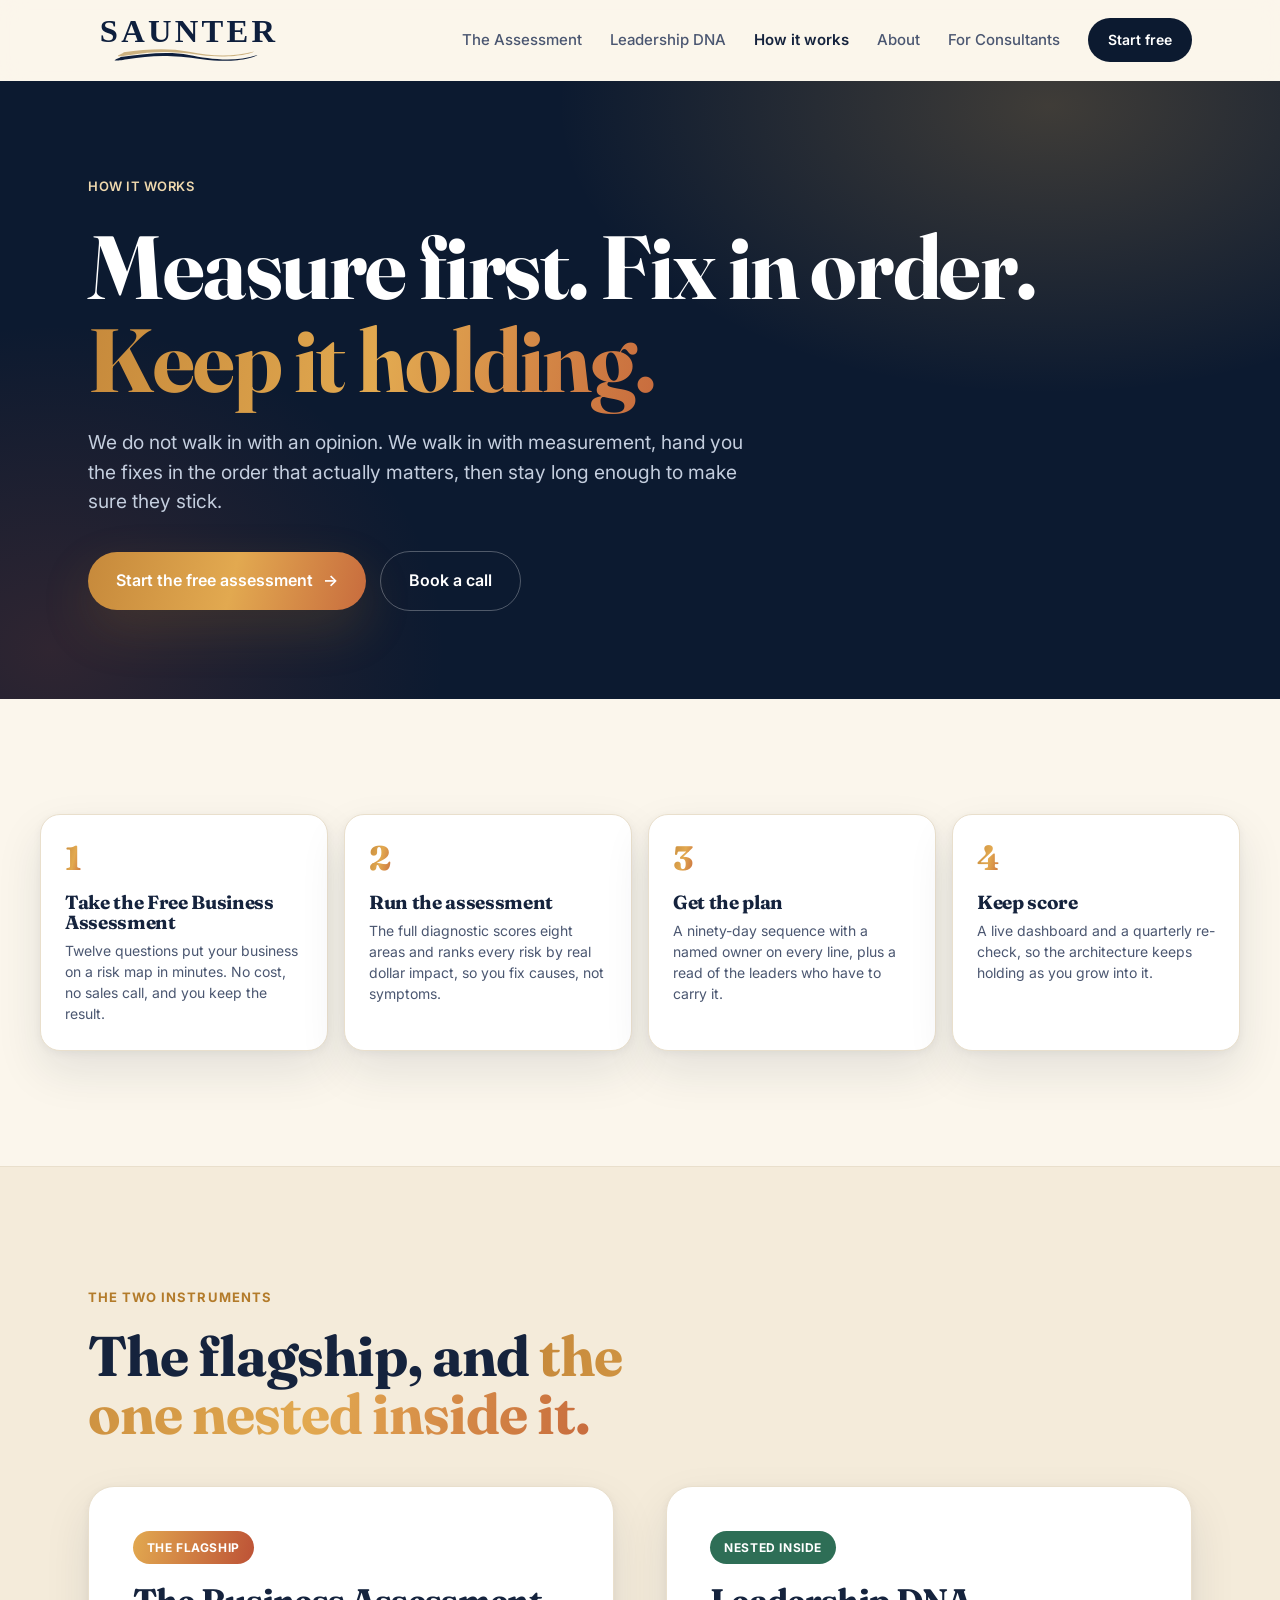
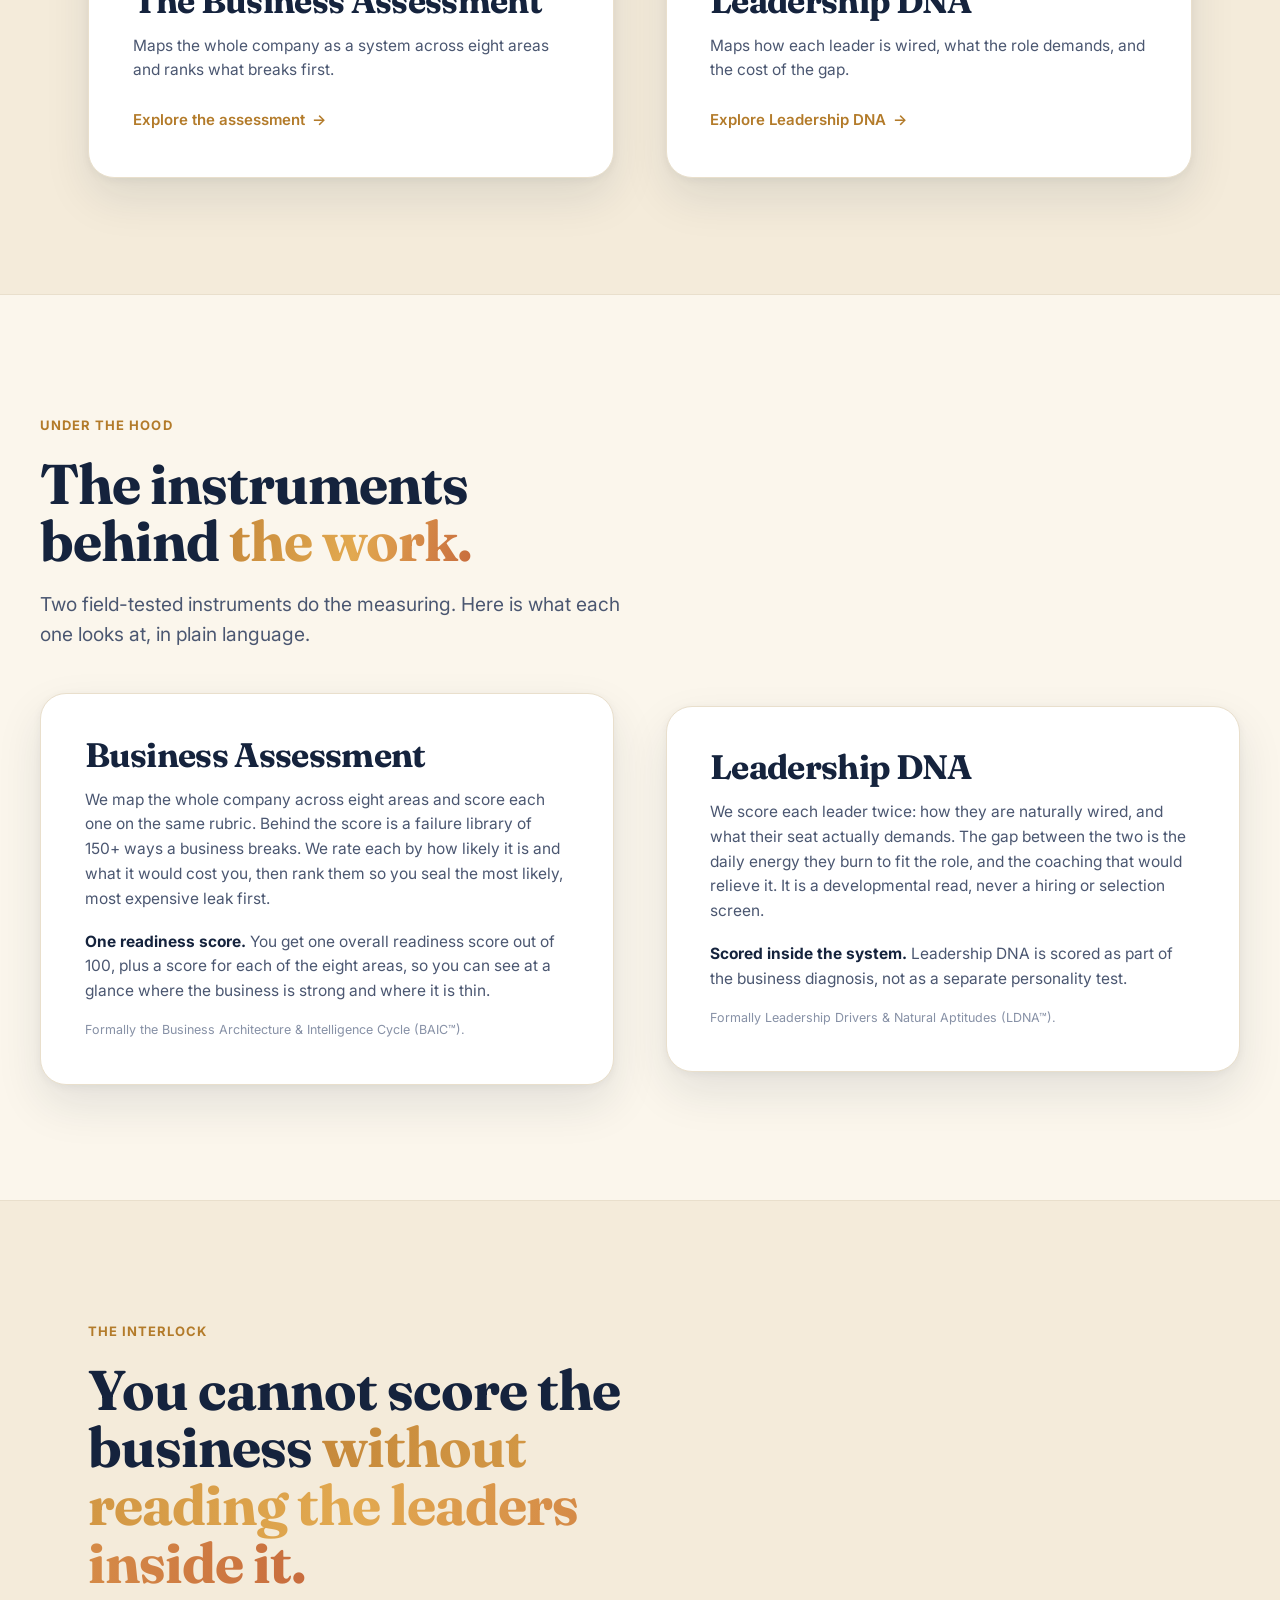
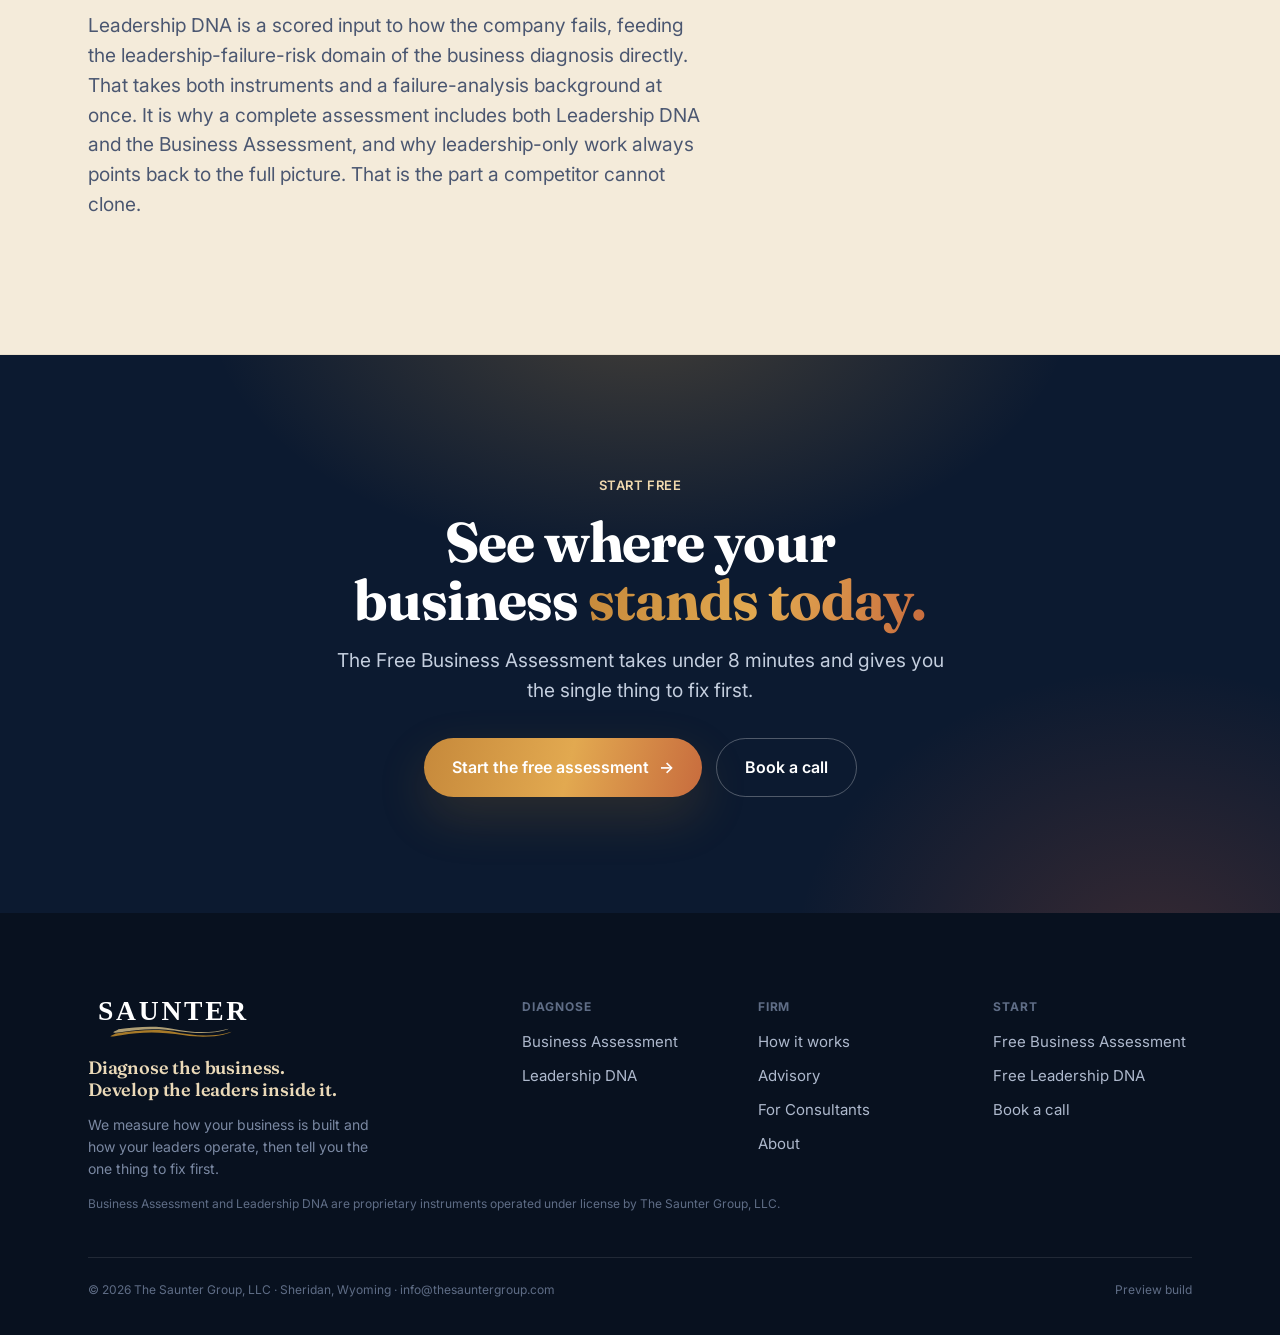
<file: method/index.html>
<!DOCTYPE html>
<html lang="en">
<head>
<meta charset="UTF-8" />
<meta name="viewport" content="width=device-width, initial-scale=1" />
<meta name="theme-color" content="#0C1A30" />
<meta name="robots" content="noindex" />
<title>How it works · The Saunter Group</title>
<meta name="description" content="Diagnose the business. Develop the leaders inside it. Measure first, fix in order, keep it holding, the way Saunter runs every engagement." />
<link rel="icon" type="image/svg+xml" href="../assets/saunter-mark.svg" />
<link rel="preconnect" href="https://fonts.googleapis.com">
<link rel="preconnect" href="https://fonts.gstatic.com" crossorigin>
<link href="https://fonts.googleapis.com/css2?family=Fraunces:opsz,wght@9..144,500..900&family=Inter:wght@400;500;600;700&display=swap" rel="stylesheet">
<link rel="stylesheet" href="../assets/site.css">
<style>
  .mcta{display:none;}
  @media(max-width:640px){.mcta{display:block;position:fixed;left:0;right:0;bottom:0;z-index:200;padding:10px 14px calc(10px + env(safe-area-inset-bottom));background:rgba(12,26,48,.94);backdrop-filter:blur(10px);border-top:1px solid rgba(255,255,255,.14);}.mcta a{width:100%;justify-content:center;}body{padding-bottom:76px;}}
  @media(max-width:640px){.steps{grid-template-columns:1fr;}.split{grid-template-columns:1fr;}}
</style>
</head>
<body>

<nav class="nav" id="nav">
  <div class="nav-in">
    <a href="../index.html" class="nav-brand" aria-label="The Saunter Group"><img src="../assets/saunter-logo.svg" alt="The Saunter Group" /></a>
    <button class="nav-tog" aria-label="Menu" aria-expanded="false" aria-controls="navlinks"><span></span><span></span><span></span></button>
    <div class="nav-links" id="navlinks">
      <a href="../assessment/">The Assessment</a>
      <a href="../leadership-dna/">Leadership DNA</a>
      <a href="../method/" style="color:var(--ink);font-weight:600;">How it works</a>
      <a href="../about/">About</a>
      <a href="../consulting/">For Consultants</a>
      <a href="../index.html#start" class="nav-cta">Start free</a>
    </div>
  </div>
</nav>

<section class="page-hero">
  <div class="page-hero-in">
    <span class="crumb rev">How it works</span>
    <h1 class="display h1 rev d1">Measure first. Fix in order. <span class="grad-text">Keep it holding.</span></h1>
    <p class="lead rev d2">We do not walk in with an opinion. We walk in with measurement, hand you the fixes in the order that actually matters, then stay long enough to make sure they stick.</p>
    <div class="hero-cta rev d3">
      <a href="../index.html#start" class="btn btn-grad">Start the free assessment <span class="arw">→</span></a>
      <a href="../advisory/" class="btn btn-ghost on-dark">Book a call</a>
    </div>
  </div>
</section>

<!-- STEPS -->
<section class="sec wrap">
  <div class="steps" style="margin-top:0;">
    <div class="step rev d1"><span class="sn">1</span><h4>Take the Free Business Assessment</h4><p>Twelve questions put your business on a risk map in minutes. No cost, no sales call, and you keep the result.</p></div>
    <div class="step rev d2"><span class="sn">2</span><h4>Run the assessment</h4><p>The full diagnostic scores eight areas and ranks every risk by real dollar impact, so you fix causes, not symptoms.</p></div>
    <div class="step rev d3"><span class="sn">3</span><h4>Get the plan</h4><p>A ninety-day sequence with a named owner on every line, plus a read of the leaders who have to carry it.</p></div>
    <div class="step rev d4"><span class="sn">4</span><h4>Keep score</h4><p>A live dashboard and a quarterly re-check, so the architecture keeps holding as you grow into it.</p></div>
  </div>
</section>

<!-- THE TWO INSTRUMENTS (flagship + nested pair) -->
<section class="sec statband">
  <div class="wrap">
    <div class="sec-head rev">
      <span class="eyebrow">The two instruments</span>
      <h2 class="h2">The flagship, and <span class="grad-text">the one nested inside it.</span></h2>
    </div>
    <div class="split" style="margin-top:44px;">
      <div class="prod-card rev d1">
        <span class="prod-badge">The flagship</span>
        <h3 class="h3">The Business Assessment</h3>
        <p style="font-family:var(--ui);font-size:15.5px;color:var(--ink-2);line-height:1.6;margin:14px 0 22px;">Maps the whole company as a system across eight areas and ranks what breaks first.</p>
        <a href="../assessment/" class="tlink">Explore the assessment <span class="arw">→</span></a>
      </div>
      <div class="prod-card rev d2">
        <span class="prod-badge nested">Nested inside</span>
        <h3 class="h3">Leadership DNA</h3>
        <p style="font-family:var(--ui);font-size:15.5px;color:var(--ink-2);line-height:1.6;margin:14px 0 22px;">Maps how each leader is wired, what the role demands, and the cost of the gap.</p>
        <a href="../leadership-dna/" class="tlink">Explore Leadership DNA <span class="arw">→</span></a>
      </div>
    </div>
  </div>
</section>

<!-- INSTRUMENTS -->
<section class="sec wrap">
  <div class="sec-head rev">
    <span class="eyebrow">Under the hood</span>
    <h2 class="h2">The instruments behind <span class="grad-text">the work.</span></h2>
    <p class="lead">Two field-tested instruments do the measuring. Here is what each one looks at, in plain language.</p>
  </div>
  <div class="split" style="margin-top:44px;">
    <div class="prod-card rev d1">
      <h3 class="h3">Business Assessment</h3>
      <p style="font-family:var(--ui);font-size:15.5px;color:var(--ink-2);line-height:1.6;margin:14px 0 18px;">We map the whole company across eight areas and score each one on the same rubric. Behind the score is a failure library of 150+ ways a business breaks. We rate each by how likely it is and what it would cost you, then rank them so you seal the most likely, most expensive leak first.</p>
      <p style="font-family:var(--ui);font-size:15.5px;color:var(--ink-2);line-height:1.6;margin:0;"><strong style="color:var(--ink);">One readiness score.</strong> You get one overall readiness score out of 100, plus a score for each of the eight areas, so you can see at a glance where the business is strong and where it is thin.</p>
      <p style="font-family:var(--ui);font-size:12.5px;color:var(--ink-3);margin:16px 0 0;">Formally the Business Architecture &amp; Intelligence Cycle (BAIC&trade;).</p>
    </div>
    <div class="prod-card rev d2">
      <h3 class="h3">Leadership DNA</h3>
      <p style="font-family:var(--ui);font-size:15.5px;color:var(--ink-2);line-height:1.6;margin:14px 0 18px;">We score each leader twice: how they are naturally wired, and what their seat actually demands. The gap between the two is the daily energy they burn to fit the role, and the coaching that would relieve it. It is a developmental read, never a hiring or selection screen.</p>
      <p style="font-family:var(--ui);font-size:15.5px;color:var(--ink-2);line-height:1.6;margin:0;"><strong style="color:var(--ink);">Scored inside the system.</strong> Leadership DNA is scored as part of the business diagnosis, not as a separate personality test.</p>
      <p style="font-family:var(--ui);font-size:12.5px;color:var(--ink-3);margin:16px 0 0;">Formally Leadership Drivers &amp; Natural Aptitudes (LDNA&trade;).</p>
    </div>
  </div>
</section>

<!-- THE INTERLOCK (differentiation, one full treatment) -->
<section class="sec statband">
  <div class="wrap">
    <div class="sec-head rev">
      <span class="eyebrow">The interlock</span>
      <h2 class="h2">You cannot score the business <span class="grad-text">without reading the leaders inside it.</span></h2>
      <p class="lead">Leadership DNA is a scored input to how the company fails, feeding the leadership-failure-risk domain of the business diagnosis directly. That takes both instruments and a failure-analysis background at once. It is why a complete assessment includes both Leadership DNA and the Business Assessment, and why leadership-only work always points back to the full picture. That is the part a competitor cannot clone.</p>
    </div>
  </div>
</section>

<!-- CTA -->
<section class="sec close">
  <div class="wrap" style="position:relative;z-index:2;text-align:center;">
    <div class="sec-head center rev">
      <span class="crumb">Start free</span>
      <h2 class="h2" style="margin-top:14px;">See where your business <span class="grad-text">stands today.</span></h2>
      <p class="lead" style="color:#C4CEDE;margin:18px auto 0;">The Free Business Assessment takes under 8 minutes and gives you the single thing to fix first.</p>
      <div style="display:flex;gap:14px;justify-content:center;flex-wrap:wrap;margin-top:32px;">
        <a href="../index.html#start" class="btn btn-grad">Start the free assessment <span class="arw">→</span></a>
        <a href="../advisory/" class="btn btn-ghost on-dark">Book a call</a>
      </div>
    </div>
  </div>
</section>

<footer>
  <div class="wrap">
    <div class="foot-grid">
      <div class="foot-brand">
        <img src="../assets/saunter-logo-light.svg" alt="The Saunter Group" />
        <p class="foot-tag">Diagnose the business. Develop the leaders inside it.</p>
        <p>We measure how your business is built and how your leaders operate, then tell you the one thing to fix first.</p>
      </div>
      <div class="foot-col"><h5>Diagnose</h5><a href="../assessment/">Business Assessment</a><a href="../leadership-dna/">Leadership DNA</a></div>
      <div class="foot-col"><h5>Firm</h5><a href="../method/">How it works</a><a href="../advisory/">Advisory</a><a href="../consulting/">For Consultants</a><a href="../about/">About</a></div>
      <div class="foot-col"><h5>Start</h5><a href="../index.html#start">Free Business Assessment</a><a href="../leadership-dna/">Free Leadership DNA</a><a href="../advisory/">Book a call</a></div>
    </div>
    <p style="margin-top:14px;font-family:var(--ui);font-size:12px;color:#5f6d86;line-height:1.5;">Business Assessment and Leadership DNA are proprietary instruments operated under license by The Saunter Group, LLC.</p>
    <div class="foot-bot">
      <span>© 2026 The Saunter Group, LLC · Sheridan, Wyoming · info@thesauntergroup.com</span>
      <span>Preview build</span>
    </div>
  </div>
</footer>

<div class="mcta"><a href="../index.html#start" class="btn btn-grad">Start free <span class="arw">→</span></a></div>

<script>
  var tog=document.querySelector('.nav-tog'),links=document.getElementById('navlinks');
  tog.addEventListener('click',function(){var o=links.classList.toggle('open');tog.setAttribute('aria-expanded',o?'true':'false');});
  var nav=document.getElementById('nav');var sc=function(){nav.classList.toggle('scrolled',scrollY>8);};sc();addEventListener('scroll',sc,{passive:true});
  var io=new IntersectionObserver(function(es){es.forEach(function(e){if(e.isIntersecting){e.target.classList.add('in');io.unobserve(e.target);}});},{threshold:.14,rootMargin:'0px 0px -6% 0px'});
  document.querySelectorAll('.rev').forEach(function(el){io.observe(el);});
</script>
</body>
</html>
</file>
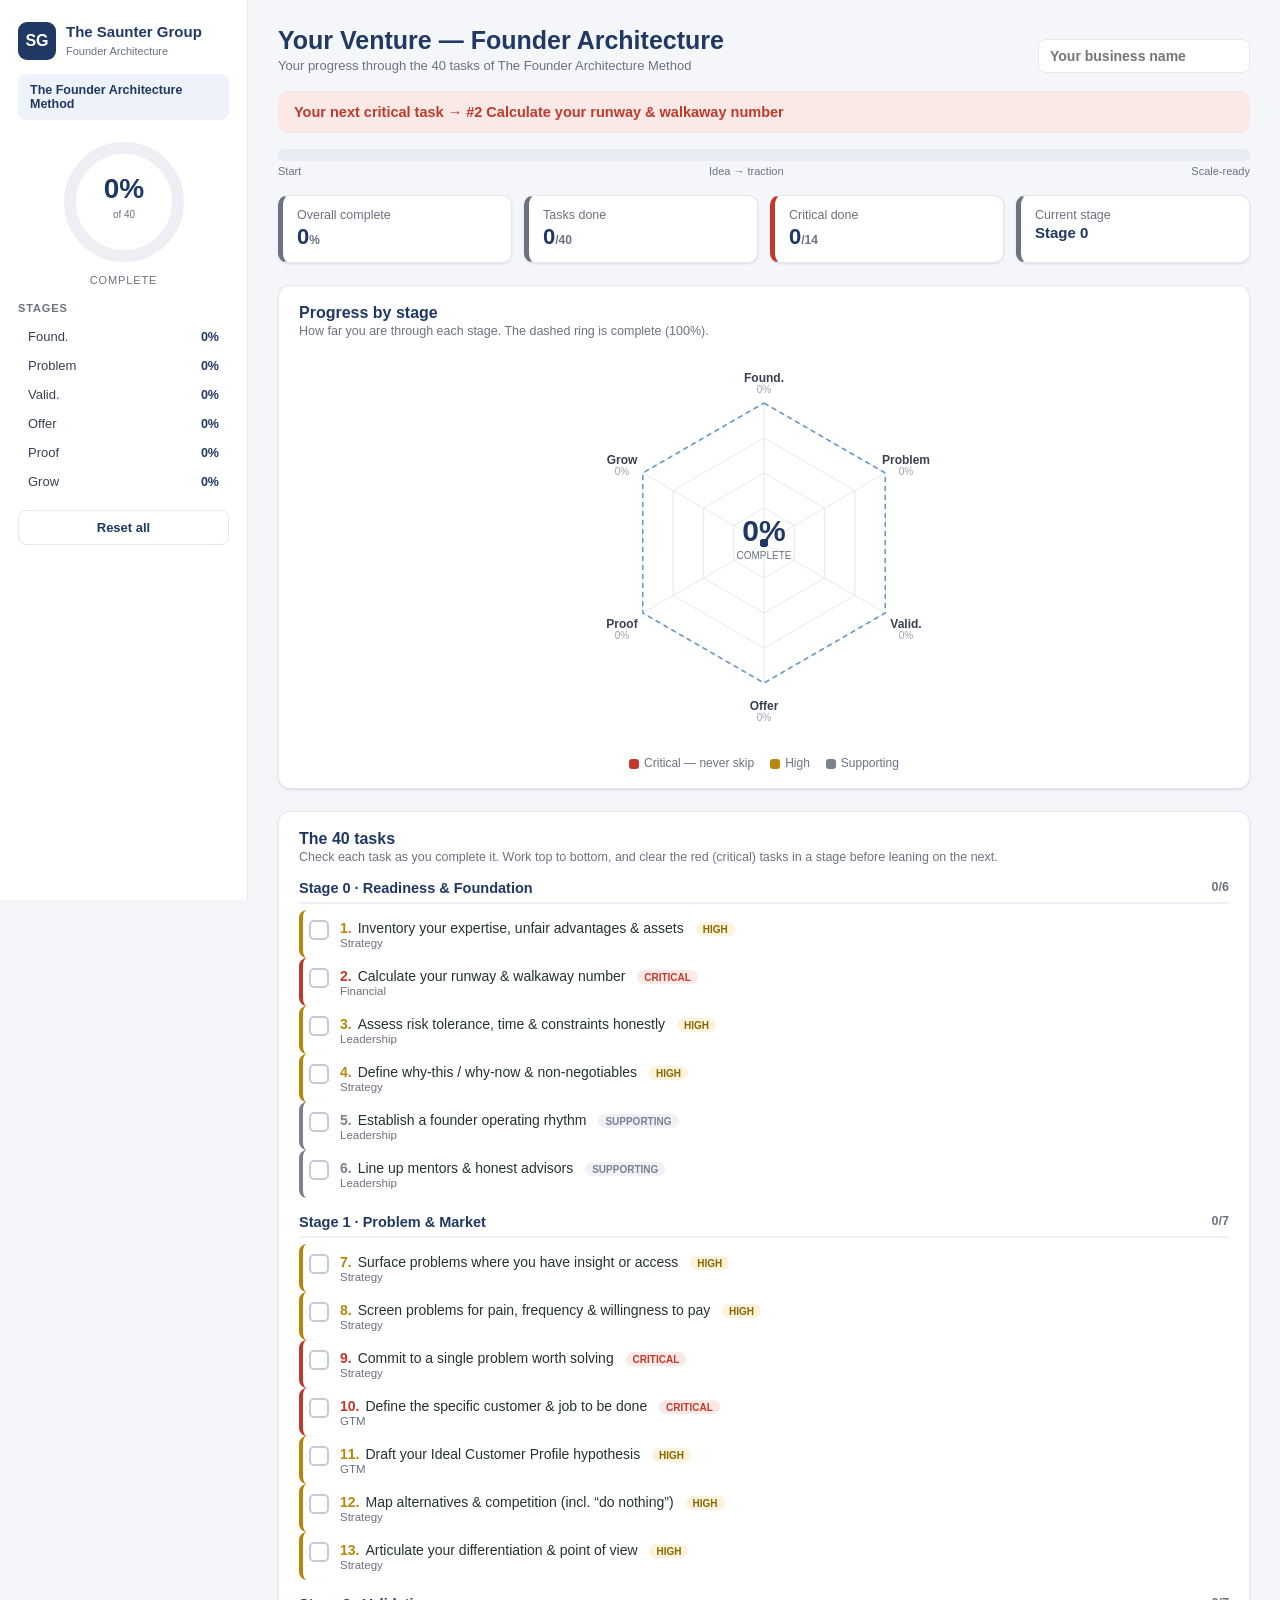
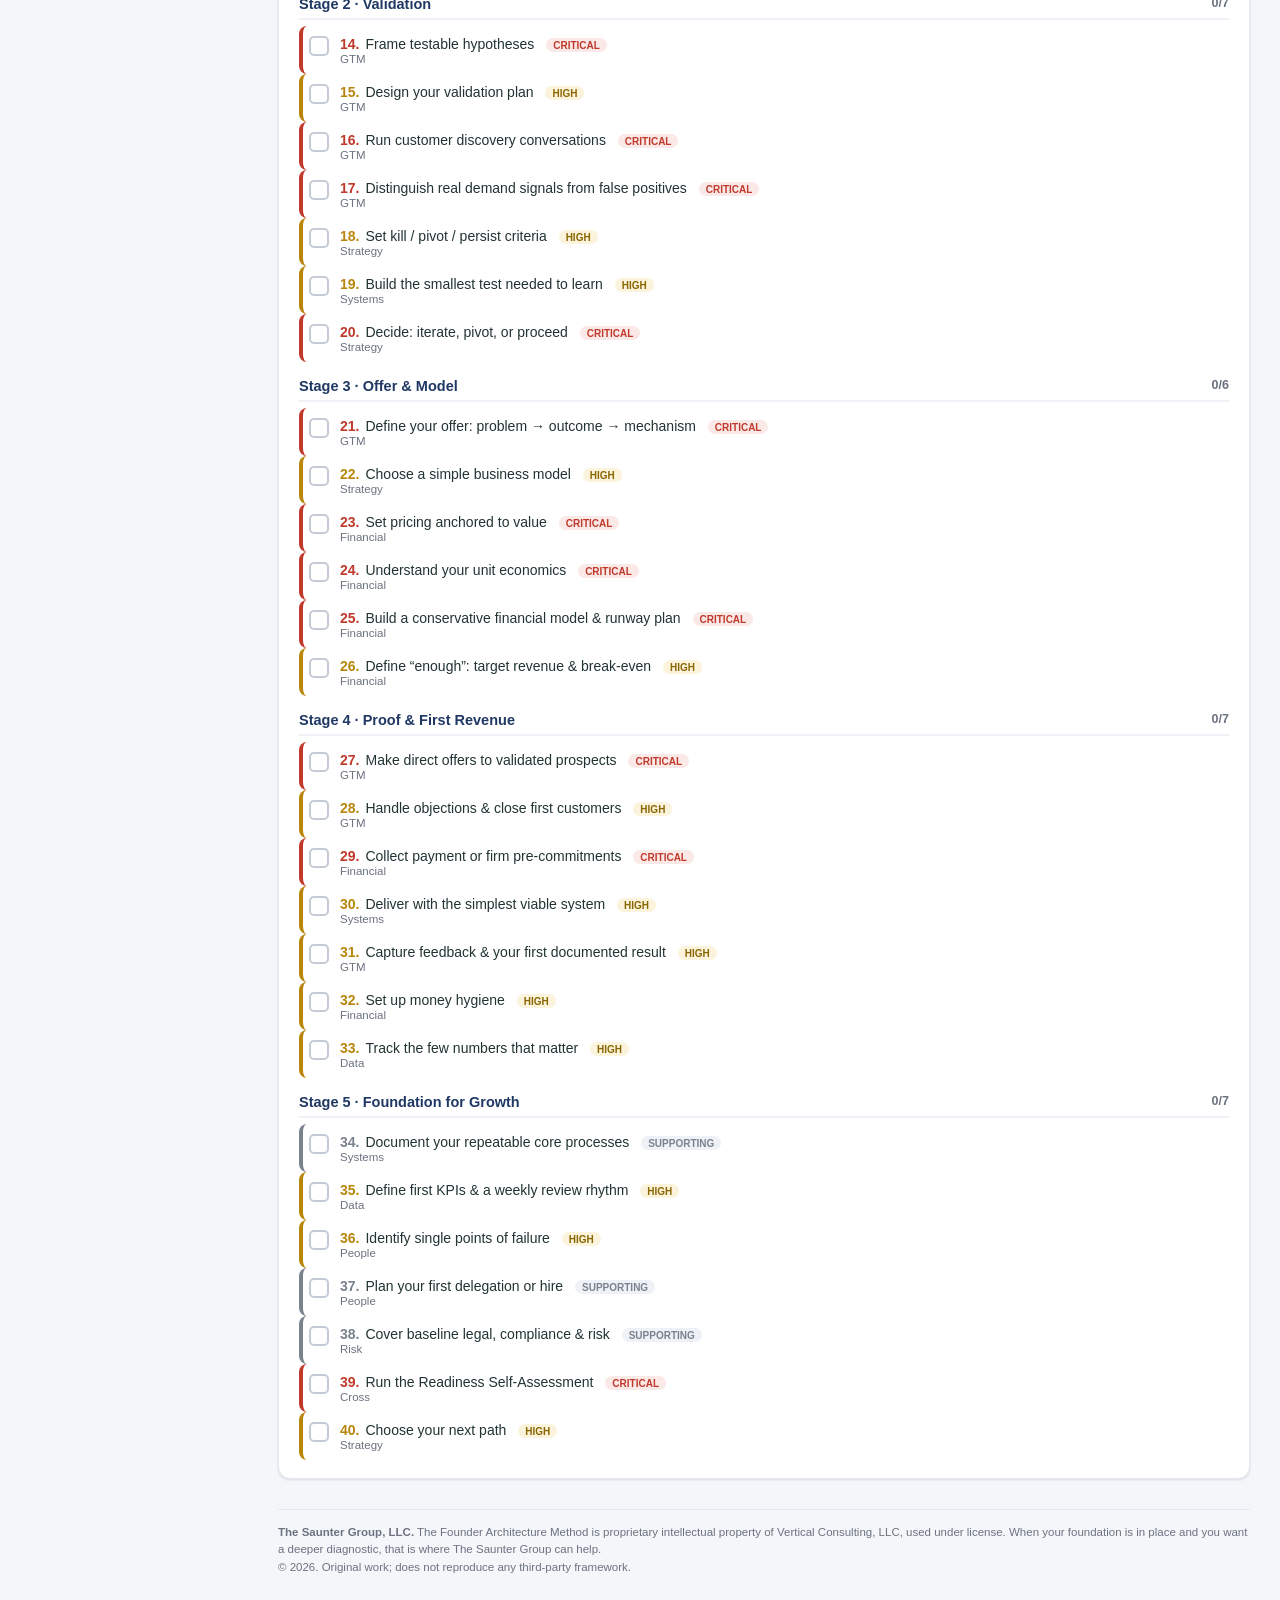
<file: founded/dashboard.html>
<!doctype html>
<html lang="en">
<head>
<meta charset="utf-8"/>
<meta name="viewport" content="width=device-width, initial-scale=1.0"/>
<title>Founder Architecture Dashboard — The Saunter Group</title>
<style>
  :root{--navy:#1F3864;--blue:#2E75B6;--ink:#233;--muted:#6B7280;--line:#E4E8EF;--bg:#F4F6FA;--card:#fff;
    --crit:#C0392B;--high:#B8860B;--supp:#7A828E;--green:#2E7D46;
    --critbg:#FBE9E7;--highbg:#FBF3DC;--suppbg:#EEF1F5;
    --shadow:0 1px 3px rgba(20,40,80,.08),0 1px 2px rgba(20,40,80,.05);}
  *{box-sizing:border-box}
  body{margin:0;font-family:-apple-system,Segoe UI,Arial,sans-serif;color:var(--ink);background:var(--bg)}
  .app{display:grid;grid-template-columns:248px 1fr;min-height:100vh}
  .side{background:#fff;border-right:1px solid var(--line);padding:22px 18px;position:sticky;top:0;height:100vh;overflow:auto}
  .brand{display:flex;align-items:center;gap:10px;margin-bottom:6px}
  .logo{width:38px;height:38px;border-radius:9px;background:var(--navy);color:#fff;display:flex;align-items:center;justify-content:center;font-weight:800}
  .brand b{color:var(--navy);font-size:15px;line-height:1.1}.brand span{color:var(--muted);font-size:11px}
  .pill{margin:14px 0 16px;background:#EEF3FB;color:var(--navy);font-weight:700;font-size:12.5px;border-radius:8px;padding:9px 12px}
  .ring-wrap{display:flex;flex-direction:column;align-items:center;margin:6px 0}
  .ring-label{font-size:11px;color:var(--muted);text-transform:uppercase;letter-spacing:.08em;margin-top:6px}
  .side h4{color:var(--muted);font-size:11px;letter-spacing:.08em;text-transform:uppercase;margin:16px 0 8px}
  .navrow{display:flex;justify-content:space-between;align-items:center;padding:7px 10px;border-radius:8px;font-size:13px;color:#374151}
  .navrow .sc{font-weight:800;font-size:12.5px;color:var(--navy)}
  .btn{margin-top:14px;width:100%;border:1px solid var(--line);background:#fff;color:var(--navy);font-weight:600;padding:9px;border-radius:8px;cursor:pointer;font-size:13px}
  .btn:hover{background:#F3F6FB}
  .main{padding:26px 30px 60px;max-width:1120px}
  .topbar{display:flex;justify-content:space-between;align-items:flex-end;gap:16px;flex-wrap:wrap}
  h1{font-size:25px;color:var(--navy);margin:0 0 3px}.sub{color:var(--muted);font-size:13px}
  .nameinput{border:1px solid var(--line);border-radius:8px;padding:8px 11px;font-size:14px;color:var(--navy);font-weight:600;min-width:200px}
  .next{margin:18px 0 4px;border-radius:10px;padding:13px 16px;font-weight:600;font-size:14.5px;background:var(--critbg);color:var(--crit)}
  .next.done{background:#E9F6EE;color:var(--green)}
  .bar{height:12px;border-radius:8px;background:#E7EBF2;margin:16px 0 4px;overflow:hidden}
  .bar .fill{height:100%;background:linear-gradient(90deg,var(--blue),var(--navy));border-radius:8px;transition:width .35s}
  .bar-scale{display:flex;justify-content:space-between;color:var(--muted);font-size:11px;margin-bottom:18px}
  .kpis{display:grid;grid-template-columns:repeat(4,1fr);gap:12px}
  .card{background:var(--card);border:1px solid var(--line);border-left:5px solid var(--muted);border-radius:10px;padding:12px 14px;box-shadow:var(--shadow)}
  .card .t{color:var(--muted);font-size:12.5px}.card .v{font-weight:800;font-size:22px;color:var(--navy);margin-top:2px}
  .card .v small{font-size:12px;font-weight:600;color:var(--muted)}
  .panel{background:var(--card);border:1px solid var(--line);border-radius:12px;padding:18px 20px;box-shadow:var(--shadow);margin-top:22px}
  .panel h3{margin:0 0 2px;color:var(--navy);font-size:16px}.panel .hint{color:var(--muted);font-size:12.5px;margin-bottom:10px}
  .radar-wrap{display:flex;justify-content:center}
  .legend{display:flex;gap:16px;justify-content:center;margin-top:8px;font-size:12px;color:var(--muted);flex-wrap:wrap}
  .dot{display:inline-block;width:10px;height:10px;border-radius:3px;margin-right:5px;vertical-align:middle}
  .stage{margin-top:10px}
  .stage h4{color:var(--navy);font-size:14.5px;margin:16px 0 6px;padding-bottom:6px;border-bottom:2px solid #EEF1F6;display:flex;justify-content:space-between}
  .stage h4 .p{font-size:12.5px;color:var(--muted);font-weight:600}
  .item{display:flex;gap:11px;align-items:flex-start;padding:9px 6px;border-radius:8px;cursor:pointer;border-left:4px solid transparent}
  .item:hover{background:#F7F9FC}
  .item.crit{border-left-color:var(--crit)}.item.high{border-left-color:var(--high)}.item.supp{border-left-color:var(--supp)}
  .item .box{width:20px;height:20px;border:2px solid #C4CBD6;border-radius:5px;flex:0 0 auto;margin-top:1px;display:flex;align-items:center;justify-content:center;color:#fff;font-size:13px;font-weight:800}
  .item.done .box{background:var(--green);border-color:var(--green)}
  .item.done .txt{text-decoration:line-through;color:var(--muted)}
  .num{font-weight:800;margin-right:6px}
  .tag{font-size:10px;font-weight:800;padding:1.5px 7px;border-radius:20px;margin-left:8px;vertical-align:middle}
  .tag.crit{background:var(--critbg);color:var(--crit)}.tag.high{background:var(--highbg);color:#8a6600}.tag.supp{background:var(--suppbg);color:var(--supp)}
  .txt{font-size:14px}.dom{color:var(--muted);font-size:11.5px}
  .foot{color:var(--muted);font-size:11.5px;margin-top:30px;border-top:1px solid var(--line);padding-top:14px;line-height:1.5}
  @media(max-width:900px){.app{grid-template-columns:1fr}.side{position:static;height:auto}.kpis{grid-template-columns:1fr 1fr}}
</style>
</head>
<body>
<div class="app">
  <aside class="side">
    <div class="brand"><div class="logo">SG</div><div><b>The Saunter Group</b><br><span>Founder Architecture</span></div></div>
    <div class="pill">The Founder Architecture Method</div>
    <div class="ring-wrap"><svg id="ring" width="132" height="132" viewBox="0 0 132 132"></svg><div class="ring-label">Complete</div></div>
    <h4>Stages</h4>
    <div id="navstages"></div>
    <button class="btn" onclick="resetAll()">Reset all</button>
  </aside>

  <main class="main">
    <div class="topbar">
      <div><h1><span id="hname">Your Venture</span> — Founder Architecture</h1>
      <div class="sub">Your progress through the 40 tasks of The Founder Architecture Method</div></div>
      <input class="nameinput" id="bizname" placeholder="Your business name" oninput="setName(this.value)"/>
    </div>

    <div class="next" id="nextbanner"></div>
    <div class="bar"><div class="fill" id="fill" style="width:0%"></div></div>
    <div class="bar-scale"><span>Start</span><span>Idea → traction</span><span>Scale-ready</span></div>

    <div class="kpis">
      <div class="card" id="kOverall"><div class="t">Overall complete</div><div class="v" id="vOverall">0<small>%</small></div></div>
      <div class="card"><div class="t">Tasks done</div><div class="v" id="vTasks">0<small>/40</small></div></div>
      <div class="card" id="kCrit" style="border-left-color:var(--crit)"><div class="t">Critical done</div><div class="v" id="vCrit">0<small>/14</small></div></div>
      <div class="card"><div class="t">Current stage</div><div class="v" id="vStage" style="font-size:15px">Stage 0</div></div>
    </div>

    <div class="panel">
      <h3>Progress by stage</h3>
      <div class="hint">How far you are through each stage. The dashed ring is complete (100%).</div>
      <div class="radar-wrap"><svg id="radar" width="440" height="400" viewBox="0 0 440 400"></svg></div>
      <div class="legend">
        <span><span class="dot" style="background:var(--crit)"></span>Critical — never skip</span>
        <span><span class="dot" style="background:var(--high)"></span>High</span>
        <span><span class="dot" style="background:var(--supp)"></span>Supporting</span>
      </div>
    </div>

    <div class="panel">
      <h3>The 40 tasks</h3>
      <div class="hint">Check each task as you complete it. Work top to bottom, and clear the red (critical) tasks in a stage before leaning on the next.</div>
      <div id="tasklist"></div>
    </div>

    <div class="foot">
      <b>The Saunter Group, LLC.</b> The Founder Architecture Method is proprietary intellectual property of Vertical Consulting, LLC, used under license.
      When your foundation is in place and you want a deeper diagnostic, that is where The Saunter Group can help.
      <br>© 2026. Original work; does not reproduce any third-party framework.
    </div>
  </main>
</div>

<script>
const STAGES=[
 {key:"Foundation",short:"Found.",name:"Stage 0 · Readiness & Foundation",tasks:[
   [1,"Inventory your expertise, unfair advantages & assets","HIGH","Strategy"],
   [2,"Calculate your runway & walkaway number","CRITICAL","Financial"],
   [3,"Assess risk tolerance, time & constraints honestly","HIGH","Leadership"],
   [4,"Define why-this / why-now & non-negotiables","HIGH","Strategy"],
   [5,"Establish a founder operating rhythm","SUPPORTING","Leadership"],
   [6,"Line up mentors & honest advisors","SUPPORTING","Leadership"]]},
 {key:"Problem",short:"Problem",name:"Stage 1 · Problem & Market",tasks:[
   [7,"Surface problems where you have insight or access","HIGH","Strategy"],
   [8,"Screen problems for pain, frequency & willingness to pay","HIGH","Strategy"],
   [9,"Commit to a single problem worth solving","CRITICAL","Strategy"],
   [10,"Define the specific customer & job to be done","CRITICAL","GTM"],
   [11,"Draft your Ideal Customer Profile hypothesis","HIGH","GTM"],
   [12,"Map alternatives & competition (incl. “do nothing”)","HIGH","Strategy"],
   [13,"Articulate your differentiation & point of view","HIGH","Strategy"]]},
 {key:"Validation",short:"Valid.",name:"Stage 2 · Validation",tasks:[
   [14,"Frame testable hypotheses","CRITICAL","GTM"],
   [15,"Design your validation plan","HIGH","GTM"],
   [16,"Run customer discovery conversations","CRITICAL","GTM"],
   [17,"Distinguish real demand signals from false positives","CRITICAL","GTM"],
   [18,"Set kill / pivot / persist criteria","HIGH","Strategy"],
   [19,"Build the smallest test needed to learn","HIGH","Systems"],
   [20,"Decide: iterate, pivot, or proceed","CRITICAL","Strategy"]]},
 {key:"Offer",short:"Offer",name:"Stage 3 · Offer & Model",tasks:[
   [21,"Define your offer: problem → outcome → mechanism","CRITICAL","GTM"],
   [22,"Choose a simple business model","HIGH","Strategy"],
   [23,"Set pricing anchored to value","CRITICAL","Financial"],
   [24,"Understand your unit economics","CRITICAL","Financial"],
   [25,"Build a conservative financial model & runway plan","CRITICAL","Financial"],
   [26,"Define “enough”: target revenue & break-even","HIGH","Financial"]]},
 {key:"Proof",short:"Proof",name:"Stage 4 · Proof & First Revenue",tasks:[
   [27,"Make direct offers to validated prospects","CRITICAL","GTM"],
   [28,"Handle objections & close first customers","HIGH","GTM"],
   [29,"Collect payment or firm pre-commitments","CRITICAL","Financial"],
   [30,"Deliver with the simplest viable system","HIGH","Systems"],
   [31,"Capture feedback & your first documented result","HIGH","GTM"],
   [32,"Set up money hygiene","HIGH","Financial"],
   [33,"Track the few numbers that matter","HIGH","Data"]]},
 {key:"Growth",short:"Grow",name:"Stage 5 · Foundation for Growth",tasks:[
   [34,"Document your repeatable core processes","SUPPORTING","Systems"],
   [35,"Define first KPIs & a weekly review rhythm","HIGH","Data"],
   [36,"Identify single points of failure","HIGH","People"],
   [37,"Plan your first delegation or hire","SUPPORTING","People"],
   [38,"Cover baseline legal, compliance & risk","SUPPORTING","Risk"],
   [39,"Run the Readiness Self-Assessment","CRITICAL","Cross"],
   [40,"Choose your next path","HIGH","Strategy"]]}
];
const ALL=STAGES.flatMap(s=>s.tasks.map(t=>({id:t[0],name:t[1],tier:t[2],dom:t[3],stage:s.key})));
const TOTAL=ALL.length, CRIT_TOTAL=ALL.filter(t=>t.tier==="CRITICAL").length;
const done=new Set();
const cls=t=>t==="CRITICAL"?"crit":t==="HIGH"?"high":"supp";

function ring(pct){const R=54,C=2*Math.PI*R,off=C*(1-pct/100);
  document.getElementById('ring').innerHTML=
  `<circle cx="66" cy="66" r="${R}" fill="none" stroke="#EDEFF4" stroke-width="12"/>
   <circle cx="66" cy="66" r="${R}" fill="none" stroke="#1F3864" stroke-width="12" stroke-linecap="round"
     stroke-dasharray="${C}" stroke-dashoffset="${off}" transform="rotate(-90 66 66)" style="transition:stroke-dashoffset .4s"/>
   <text x="66" y="62" text-anchor="middle" font-size="28" font-weight="800" fill="#1F3864">${pct}%</text>
   <text x="66" y="82" text-anchor="middle" font-size="10" fill="#6B7280">of 40</text>`;}

function pt(cx,cy,r,i,n){const a=-Math.PI/2+i*2*Math.PI/n;return{x:cx+r*Math.cos(a),y:cy+r*Math.sin(a)};}
function polypts(cx,cy,r,n){let s=[];for(let i=0;i<n;i++){const p=pt(cx,cy,r,i,n);s.push(p.x+","+p.y);}return s.join(" ");}
function radar(stagePct){const cx=220,cy=195,R=140,n=STAGES.length;let g="";
  [25,50,75,100].forEach(v=>{g+=`<polygon points="${polypts(cx,cy,R*v/100,n)}" fill="none" stroke="#E4E8EF" stroke-width="1"/>`;});
  STAGES.forEach((s,i)=>{const p=pt(cx,cy,R,i,n);g+=`<line x1="${cx}" y1="${cy}" x2="${p.x}" y2="${p.y}" stroke="#E4E8EF" stroke-width="1"/>`;
    const lp=pt(cx,cy,R+24,i,n);g+=`<text x="${lp.x}" y="${lp.y}" text-anchor="middle" dominant-baseline="middle" font-size="12" font-weight="700" fill="#374151">${s.short}</text>`;
    g+=`<text x="${lp.x}" y="${lp.y+14}" text-anchor="middle" font-size="10" fill="#9AA1AD">${stagePct[i]}%</text>`;});
  g+=`<polygon points="${polypts(cx,cy,R,n)}" fill="none" stroke="#2E75B6" stroke-width="1.5" stroke-dasharray="5 4" opacity=".7"/>`;
  const pts=STAGES.map((s,i)=>pt(cx,cy,R*stagePct[i]/100,i,n));
  g+=`<polygon points="${pts.map(p=>p.x+","+p.y).join(" ")}" fill="#1F3864" fill-opacity=".15" stroke="#1F3864" stroke-width="2.5"/>`;
  pts.forEach(p=>{g+=`<circle cx="${p.x}" cy="${p.y}" r="4" fill="#1F3864"/>`;});
  const pct=Math.round(done.size/TOTAL*100);
  g+=`<text x="${cx}" y="${cy-2}" text-anchor="middle" font-size="30" font-weight="800" fill="#1F3864">${pct}%</text>`;
  g+=`<text x="${cx}" y="${cy+16}" text-anchor="middle" font-size="10" fill="#6B7280">COMPLETE</text>`;
  document.getElementById('radar').innerHTML=g;}

function render(){
  const pct=Math.round(done.size/TOTAL*100);
  const critDone=ALL.filter(t=>t.tier==="CRITICAL"&&done.has(t.id)).length;
  const stagePct=STAGES.map(s=>{const d=s.tasks.filter(t=>done.has(t[0])).length;return Math.round(d/s.tasks.length*100);});
  ring(pct); radar(stagePct);
  document.getElementById('fill').style.width=pct+"%";
  document.getElementById('vOverall').innerHTML=pct+"<small>%</small>";
  document.getElementById('vTasks').innerHTML=done.size+"<small>/"+TOTAL+"</small>";
  document.getElementById('vCrit').innerHTML=critDone+"<small>/"+CRIT_TOTAL+"</small>";
  document.getElementById('kCrit').style.borderLeftColor=(critDone===CRIT_TOTAL)?"var(--green)":"var(--crit)";
  // current stage = first not fully complete
  let cur=STAGES.length; for(let i=0;i<STAGES.length;i++){if(stagePct[i]<100){cur=i;break;}}
  document.getElementById('vStage').textContent = cur===STAGES.length? "Complete" : ("Stage "+cur);
  // next critical banner
  const nextCrit=ALL.find(t=>t.tier==="CRITICAL"&&!done.has(t.id));
  const nb=document.getElementById('nextbanner');
  if(nextCrit){nb.className="next";nb.innerHTML=`Your next critical task &rarr; <b>#${nextCrit.id} ${nextCrit.name}</b>`;}
  else{nb.className="next done";nb.innerHTML=`All ${CRIT_TOTAL} critical tasks are complete. Strong foundation — keep going.`;}
  // nav
  document.getElementById('navstages').innerHTML=STAGES.map((s,i)=>`<div class="navrow"><span>${s.short}</span><span class="sc">${stagePct[i]}%</span></div>`).join("");
  // task list
  let html="";
  STAGES.forEach((s,i)=>{
    const d=s.tasks.filter(t=>done.has(t[0])).length;
    html+=`<div class="stage"><h4>${s.name}<span class="p">${d}/${s.tasks.length}</span></h4>`;
    for(const t of s.tasks){const c=cls(t[2]);const isd=done.has(t[0]);
      html+=`<div class="item ${c} ${isd?'done':''}" onclick="toggle(${t[0]})">
        <div class="box">${isd?'✓':''}</div>
        <div><span class="txt"><span class="num" style="color:var(--${c})">${t[0]}.</span>${t[1]}
          <span class="tag ${c}">${t[2]}</span></span>
          <div class="dom">${t[3]}</div></div></div>`;}
    html+=`</div>`;});
  document.getElementById('tasklist').innerHTML=html;
}
function toggle(id){done.has(id)?done.delete(id):done.add(id);render();}
function resetAll(){done.clear();render();}
function setName(v){document.getElementById('hname').textContent=v.trim()||"Your Venture";}
render();
</script>
</body>
</html>
</file>
<file: assets/site.css>
:root{
    --cream:#FBF6EC;
    --cream-2:#F4EBDA;
    --card:#FFFFFF;
    --ink:#15233D;         /* headings on light */
    --ink-2:#4B5771;       /* body on light */
    --ink-3:#8791A6;
    --navy:#0C1A30;
    --navy-2:#122544;
    --line:#E9DFCC;
    --brass:#B37B2A;
    --amber:#E2A950;
    --coral:#BD5236;
    --coral-soft:#F4DDCE;
    --sand:#EAD6B4;
    --teal:#2E6E56;
    --teal-soft:#CFE3D6;
    --navy-soft:#D5DCE8;
    --grad:linear-gradient(103deg,#C6893B 0%,#E2A950 52%,#BD5236 120%);
    --grad-warm:linear-gradient(103deg,#E2A950,#BD5236);
    --disp:'Fraunces', Georgia, 'Times New Roman', serif;
    --ui:'Inter', -apple-system, BlinkMacSystemFont, Segoe UI, Roboto, sans-serif;
    --mx:1200px;
    --ease:cubic-bezier(.2,.8,.2,1);
    --shadow:0 2px 8px rgba(21,35,61,.05), 0 20px 46px rgba(21,35,61,.10);
    --shadow-lg:0 4px 14px rgba(21,35,61,.07), 0 34px 70px rgba(21,35,61,.16);
    --shadow-warm:0 20px 50px rgba(179,123,42,.20);
  }
  *{box-sizing:border-box;}
  html{scroll-behavior:smooth;}
  html,body{margin:0;padding:0;background:var(--cream);color:var(--ink);}
  body{font-family:var(--ui);font-size:18px;line-height:1.6;-webkit-font-smoothing:antialiased;text-rendering:optimizeLegibility;overflow-x:hidden;}
  img,svg{display:block;max-width:100%;}
  a{color:inherit;}
  ::selection{background:var(--amber);color:var(--navy);}

  .wrap{max-width:var(--mx);margin:0 auto;padding:0 clamp(20px,5vw,48px);position:relative;}
  section{position:relative;}

  /* ---------- type ---------- */
  h1,h2,h3,h4{margin:0;font-family:var(--disp);font-weight:700;font-optical-sizing:auto;letter-spacing:-.018em;line-height:1.05;color:var(--ink);}
  .display{font-weight:700;letter-spacing:-.016em;line-height:1.03;}
  .h1{font-size:clamp(44px,7vw,92px);}
  .h2{font-size:clamp(32px,4.6vw,56px);letter-spacing:-.018em;line-height:1.03;}
  .h3{font-size:clamp(24px,2.7vw,34px);letter-spacing:-.02em;}
  .grad-text{background:var(--grad);-webkit-background-clip:text;background-clip:text;color:transparent;}
  .lead{font-family:var(--ui);font-size:clamp(18px,1.5vw,22px);line-height:1.55;color:var(--ink-2);font-weight:400;}
  .kick{display:inline-flex;align-items:center;gap:9px;font-family:var(--ui);font-weight:600;font-size:13px;letter-spacing:.02em;color:var(--brass);background:var(--cream-2);border:1px solid var(--line);padding:8px 15px 8px 13px;border-radius:999px;}
  .kick::before{content:"";width:7px;height:7px;border-radius:50%;background:var(--grad-warm);}
  .kick.on-dark{color:#F0D9AE;background:rgba(255,255,255,.06);border-color:rgba(255,255,255,.14);}
  .eyebrow{font-family:var(--ui);font-weight:700;font-size:13px;letter-spacing:.08em;text-transform:uppercase;color:var(--brass);}

  /* ---------- buttons ---------- */
  .btn{display:inline-flex;align-items:center;gap:10px;font-family:var(--ui);font-weight:600;font-size:16px;padding:16px 28px;border-radius:999px;text-decoration:none;border:0;cursor:pointer;transition:transform .22s var(--ease),box-shadow .22s var(--ease),background .22s,color .22s;white-space:nowrap;}
  .btn .arw{transition:transform .22s var(--ease);}
  .btn:hover .arw{transform:translateX(4px);}
  .btn-grad{background:var(--grad);color:#fff;box-shadow:var(--shadow-warm);}
  .btn-grad:hover{transform:translateY(-2px);box-shadow:0 26px 60px rgba(179,123,42,.34);}
  .btn-navy{background:var(--navy);color:#fff;}
  .btn-navy:hover{transform:translateY(-2px);box-shadow:0 20px 44px rgba(12,26,48,.28);}
  .btn-ghost{background:transparent;color:var(--ink);border:1.5px solid var(--line);}
  .btn-ghost:hover{border-color:var(--ink);background:#fff;}
  .btn-ghost.on-dark{color:#fff;border-color:rgba(255,255,255,.28);}
  .btn-ghost.on-dark:hover{background:rgba(255,255,255,.08);border-color:rgba(255,255,255,.5);}
  .btn-white{background:#fff;color:var(--navy);}
  .btn-white:hover{transform:translateY(-2px);box-shadow:0 20px 44px rgba(0,0,0,.24);}
  .tlink{font-family:var(--ui);font-weight:600;font-size:15px;color:var(--brass);text-decoration:none;display:inline-flex;align-items:center;gap:7px;}
  .tlink .arw{transition:transform .2s var(--ease);}
  .tlink:hover .arw{transform:translateX(4px);}

  /* ---------- nav ---------- */
  .nav{position:sticky;top:0;z-index:100;background:rgba(251,246,236,.82);backdrop-filter:saturate(150%) blur(12px);border-bottom:1px solid transparent;transition:border-color .3s,background .3s;}
  .nav.scrolled{border-color:var(--line);background:rgba(251,246,236,.95);}
  .nav-in{max-width:var(--mx);margin:0 auto;padding:14px clamp(20px,5vw,48px);display:flex;align-items:center;gap:26px;}
  .nav-brand{display:flex;align-items:center;flex-shrink:0;text-decoration:none;}
  .nav-brand img{height:52px;width:auto;}
  .nav-links{display:flex;align-items:center;gap:28px;flex:1;justify-content:flex-end;}
  .nav-links a{font-family:var(--ui);font-weight:500;font-size:15px;color:var(--ink-2);text-decoration:none;transition:color .18s;}
  .nav-links a:hover{color:var(--ink);}
  .nav-cta{background:var(--navy);color:#fff!important;padding:11px 20px;border-radius:999px;font-weight:600!important;font-size:14px!important;transition:transform .2s var(--ease),box-shadow .2s;}
  .nav-cta:hover{transform:translateY(-1px);box-shadow:0 10px 22px rgba(12,26,48,.24);}
  .nav-tog{display:none;background:none;border:0;width:44px;height:44px;padding:11px;cursor:pointer;flex-direction:column;justify-content:space-between;margin-left:auto;}
  .nav-tog span{display:block;height:2.5px;border-radius:2px;background:var(--ink);transition:transform .22s,opacity .22s;}
  .nav-tog[aria-expanded="true"] span:nth-child(1){transform:translateY(7.5px) rotate(45deg);}
  .nav-tog[aria-expanded="true"] span:nth-child(2){opacity:0;}
  .nav-tog[aria-expanded="true"] span:nth-child(3){transform:translateY(-7.5px) rotate(-45deg);}
  @media(max-width:860px){
    .nav-tog{display:flex;}
    .nav-links{position:absolute;top:100%;left:12px;right:12px;background:#fff;border:1px solid var(--line);border-radius:20px;box-shadow:var(--shadow);flex-direction:column;align-items:stretch;gap:2px;padding:10px;opacity:0;visibility:hidden;transform:translateY(-8px) scale(.98);transform-origin:top;transition:opacity .2s,transform .26s var(--ease),visibility 0s linear .26s;}
    .nav-links.open{opacity:1;visibility:visible;transform:none;transition:opacity .2s,transform .26s var(--ease);}
    .nav-links a{padding:14px 16px;border-radius:12px;font-size:16px;}
    .nav-links a:hover{background:var(--cream);}
    .nav-cta{text-align:center;margin-top:4px;}
  }

  /* ---------- reveal ---------- */
  .rev{opacity:0;transform:translateY(24px);transition:opacity .7s var(--ease),transform .7s var(--ease);}
  .rev.in{opacity:1;transform:none;}
  .rev.d1{transition-delay:.08s;}.rev.d2{transition-delay:.16s;}.rev.d3{transition-delay:.24s;}.rev.d4{transition-delay:.32s;}
  @media(prefers-reduced-motion:reduce){.rev{opacity:1!important;transform:none!important;}html{scroll-behavior:auto;}}

  /* ---------- HERO ---------- */
  .hero{background:var(--navy);color:#fff;position:relative;overflow:hidden;}
  .hero::before{content:"";position:absolute;inset:0;background:
    radial-gradient(900px 520px at 78% 6%, rgba(226,169,80,.28), transparent 60%),
    radial-gradient(760px 620px at 96% 92%, rgba(213,98,60,.24), transparent 58%),
    radial-gradient(700px 600px at 4% 84%, rgba(46,110,86,.20), transparent 60%);}
  .hero::after{content:"";position:absolute;left:0;right:0;bottom:-1px;height:120px;background:linear-gradient(to bottom, transparent, var(--cream));opacity:.0;}
  .hero-in{position:relative;z-index:2;max-width:var(--mx);margin:0 auto;padding:clamp(64px,9vw,120px) clamp(20px,5vw,48px) clamp(72px,10vw,130px);}
  .hero h1{max-width:17ch;margin:26px 0 0;color:#fff;}
  .hero .lead{color:#C4CEDE;max-width:56ch;margin:24px 0 0;font-size:clamp(18px,1.6vw,23px);}
  .hero-cta{display:flex;gap:14px;flex-wrap:wrap;align-items:center;margin-top:38px;}
  .hero-trust{margin-top:20px;font-size:14px;color:#8A99B4;display:flex;gap:8px 20px;flex-wrap:wrap;}
  .hero-trust span{display:inline-flex;align-items:center;gap:8px;}
  .hero-trust span::before{content:"";width:16px;height:16px;border-radius:50%;background:rgba(226,169,80,.16);border:1px solid rgba(226,169,80,.5);background-image:url("data:image/svg+xml,%3Csvg xmlns='http://www.w3.org/2000/svg' width='16' height='16' viewBox='0 0 16 16'%3E%3Cpath d='M4 8.4l2.4 2.4L12 5.2' stroke='%23E2A950' stroke-width='1.6' fill='none' stroke-linecap='round' stroke-linejoin='round'/%3E%3C/svg%3E");}

  /* ---------- benefit tiles ---------- */
  .tiles{display:grid;grid-template-columns:repeat(4,1fr);gap:16px;margin-top:44px;}
  @media(max-width:900px){.tiles{grid-template-columns:1fr 1fr;}}
  @media(max-width:520px){.tiles{grid-template-columns:1fr;}}
  .tile{border-radius:22px;padding:26px 24px 28px;min-height:210px;display:flex;flex-direction:column;justify-content:space-between;transition:transform .28s var(--ease),box-shadow .28s var(--ease);position:relative;overflow:hidden;}
  .tile:hover{transform:translateY(-5px);box-shadow:var(--shadow-lg);}
  .tile .ic{width:40px;height:40px;border-radius:12px;display:flex;align-items:center;justify-content:center;background:rgba(255,255,255,.16);}
  .tile h4{font-size:22px;line-height:1.08;margin:0 0 8px;color:inherit;}
  .tile p{font-family:var(--ui);font-size:14.5px;line-height:1.5;margin:0;opacity:.9;}
  .tile-navy{background:var(--navy);color:#fff;}
  .tile-brass{background:linear-gradient(150deg,#C6893B,#B37B2A);color:#fff;}
  .tile-coral{background:linear-gradient(150deg,#DE6E45,#C94F2E);color:#fff;}
  .tile-teal{background:linear-gradient(150deg,#357a60,#2E6E56);color:#fff;}
  .tile .ic svg{width:22px;height:22px;}

  /* ---------- section scaffold ---------- */
  .sec{padding:clamp(72px,9vw,132px) 0;}
  .sec-head{max-width:56ch;}
  .sec-head.center{margin:0 auto;text-align:center;}
  .sec-head .h2{margin-top:16px;}
  .sec-head .lead{margin-top:20px;}

  /* problem cards */
  .pain-grid{display:grid;grid-template-columns:repeat(3,1fr);gap:20px;margin-top:52px;}
  @media(max-width:880px){.pain-grid{grid-template-columns:1fr;}}
  .pain{background:var(--card);border:1px solid var(--line);border-radius:22px;padding:32px 30px;box-shadow:var(--shadow);}
  .pain .q{font-family:var(--disp);font-weight:700;font-size:22px;line-height:1.12;color:var(--ink);margin:0 0 12px;letter-spacing:-.02em;}
  .pain p{font-family:var(--ui);font-size:15.5px;color:var(--ink-2);margin:0;line-height:1.55;}
  .pain .tag{font-family:var(--ui);font-weight:700;font-size:12px;letter-spacing:.06em;text-transform:uppercase;color:var(--coral);margin-bottom:14px;display:block;}

  /* solution split */
  .split{display:grid;grid-template-columns:1fr 1fr;gap:clamp(24px,4vw,56px);align-items:center;}
  @media(max-width:880px){.split{grid-template-columns:1fr;gap:32px;}}
  .prod-card{background:var(--card);border:1px solid var(--line);border-radius:26px;padding:clamp(28px,3.4vw,44px);box-shadow:var(--shadow);}
  .prod-badge{display:inline-flex;align-items:center;gap:8px;font-family:var(--ui);font-weight:700;font-size:12px;letter-spacing:.05em;text-transform:uppercase;color:#fff;background:var(--grad-warm);padding:7px 14px;border-radius:999px;margin-bottom:20px;}
  .prod-badge.nested{background:var(--teal);}
  .prod-list{list-style:none;padding:0;margin:22px 0 28px;}
  .prod-list li{font-family:var(--ui);font-size:15.5px;color:var(--ink-2);padding:13px 0;border-top:1px solid var(--line);display:flex;gap:12px;align-items:flex-start;}
  .prod-list li:first-child{border-top:0;}
  .prod-list li::before{content:"";flex-shrink:0;width:22px;height:22px;border-radius:7px;margin-top:1px;background:var(--cream-2);background-image:url("data:image/svg+xml,%3Csvg xmlns='http://www.w3.org/2000/svg' width='22' height='22' viewBox='0 0 22 22'%3E%3Cpath d='M6 11.4l3 3L16 7' stroke='%23B37B2A' stroke-width='1.8' fill='none' stroke-linecap='round' stroke-linejoin='round'/%3E%3C/svg%3E");background-repeat:no-repeat;background-position:center;}

  /* big number panel */
  .figpanel{background:var(--navy);border-radius:26px;padding:clamp(28px,3.4vw,40px);color:#fff;box-shadow:var(--shadow-lg);position:relative;overflow:hidden;}
  .figpanel::before{content:"";position:absolute;inset:0;background:radial-gradient(500px 320px at 88% 0%, rgba(226,169,80,.22), transparent 62%);}
  .figpanel .fh{position:relative;display:flex;justify-content:space-between;align-items:center;margin-bottom:22px;}
  .figpanel .fh .t{font-family:var(--ui);font-weight:600;font-size:14px;color:#C4CEDE;}
  .figpanel .fh .b{font-family:var(--ui);font-weight:700;font-size:12px;letter-spacing:.05em;text-transform:uppercase;color:#F0D9AE;background:rgba(226,169,80,.14);border:1px solid rgba(226,169,80,.34);padding:6px 12px;border-radius:999px;}
  .drow{position:relative;display:grid;grid-template-columns:120px 1fr 42px;align-items:center;gap:16px;padding:11px 0;border-top:1px solid rgba(255,255,255,.10);}
  .drow:first-of-type{border-top:0;}
  .drow .dn{font-family:var(--ui);font-size:14px;color:#C4CEDE;}
  .drow .dt{height:8px;border-radius:99px;background:rgba(255,255,255,.10);overflow:hidden;}
  .drow .df{height:100%;width:0;border-radius:99px;background:var(--grad-warm);transition:width 1.1s var(--ease);}
  .drow .df.crit{background:linear-gradient(90deg,#E0623A,#BD5236);}
  .drow .dv{font-family:var(--ui);font-weight:700;font-size:15px;text-align:right;}
  .drow .dv.crit{color:#F0A07E;}

  /* stat band */
  .statband{background:var(--cream-2);border-top:1px solid var(--line);border-bottom:1px solid var(--line);}
  .statgrid{display:grid;grid-template-columns:auto 1fr;gap:clamp(24px,5vw,64px);align-items:center;}
  @media(max-width:760px){.statgrid{grid-template-columns:1fr;gap:16px;}}
  .statnum{font-family:var(--disp);font-weight:800;font-size:clamp(88px,15vw,190px);line-height:.86;letter-spacing:-.05em;background:var(--grad);-webkit-background-clip:text;background-clip:text;color:transparent;}
  .statctx{font-family:var(--disp);font-weight:600;font-size:clamp(21px,2.5vw,30px);line-height:1.16;color:var(--ink);letter-spacing:-.02em;max-width:22ch;}

  /* proof strip (lead with proof) */
  .proofbar{background:var(--cream);border-bottom:1px solid var(--line);}
  .proofbar-in{display:flex;align-items:center;justify-content:space-between;gap:28px 44px;flex-wrap:wrap;padding:26px 0;}
  .proofbar .lbl{font-family:var(--ui);font-weight:700;font-size:13.5px;letter-spacing:.02em;color:var(--ink-3);max-width:24ch;line-height:1.4;}
  .proofbar .nums{display:flex;gap:30px 44px;flex-wrap:wrap;}
  .pstat{display:flex;flex-direction:column;}
  .pstat b{font-family:var(--disp);font-weight:800;font-size:clamp(28px,3vw,40px);letter-spacing:-.03em;line-height:1;background:var(--grad);-webkit-background-clip:text;background-clip:text;color:transparent;}
  .pstat span{font-family:var(--ui);font-size:13px;color:var(--ink-2);margin-top:6px;}

  /* results / proof section */
  .result-grid{display:grid;grid-template-columns:repeat(3,1fr);gap:18px;margin-top:44px;}
  @media(max-width:820px){.result-grid{grid-template-columns:1fr;}}
  .result{background:var(--card);border:1px solid var(--line);border-radius:22px;padding:32px 28px;box-shadow:var(--shadow);}
  .result b{display:block;font-family:var(--disp);font-weight:800;font-size:clamp(42px,5.4vw,64px);letter-spacing:-.04em;line-height:1;background:var(--grad);-webkit-background-clip:text;background-clip:text;color:transparent;}
  .result p{font-family:var(--ui);font-size:15.5px;color:var(--ink-2);margin:14px 0 0;line-height:1.5;}
  .result .src{display:block;font-family:var(--ui);font-weight:600;font-size:12.5px;color:var(--ink-3);margin-top:16px;}
  .tstmnl{margin-top:18px;background:var(--navy);color:#fff;border-radius:26px;padding:clamp(30px,4vw,52px);position:relative;overflow:hidden;}
  .tstmnl::before{content:"";position:absolute;inset:0;background:radial-gradient(560px 340px at 90% 0%, rgba(226,169,80,.20), transparent 62%);}
  .tstmnl q{position:relative;font-family:var(--disp);font-weight:600;font-size:clamp(22px,2.9vw,34px);line-height:1.24;letter-spacing:-.02em;quotes:none;display:block;color:#fff;}
  .tstmnl .who{position:relative;font-family:var(--ui);font-size:14.5px;color:#C4CEDE;margin-top:22px;display:block;}
  .ph-note{display:inline-flex;align-items:center;gap:8px;font-family:var(--ui);font-weight:600;font-size:12px;color:var(--coral);background:var(--coral-soft);border-radius:999px;padding:6px 13px;margin-top:14px;}

  /* method steps */
  .steps{display:grid;grid-template-columns:repeat(4,1fr);gap:16px;margin-top:52px;}
  @media(max-width:880px){.steps{grid-template-columns:1fr 1fr;}}
  @media(max-width:520px){.steps{grid-template-columns:1fr;}}
  .step{background:var(--card);border:1px solid var(--line);border-radius:20px;padding:26px 24px;box-shadow:var(--shadow);}
  .step .sn{font-family:var(--disp);font-weight:800;font-size:34px;background:var(--grad);-webkit-background-clip:text;background-clip:text;color:transparent;line-height:1;}
  .step h4{font-size:19px;margin:14px 0 7px;}
  .step p{font-family:var(--ui);font-size:14px;color:var(--ink-2);margin:0;line-height:1.5;}

  /* proof */
  .proof{background:var(--navy);color:#fff;}
  .proof .h2{color:#fff;}
  .proof .lead{color:#C4CEDE;}
  .proof-card{background:rgba(255,255,255,.05);border:1px solid rgba(255,255,255,.12);border-radius:24px;padding:clamp(28px,3.4vw,40px);}
  .logos{display:flex;flex-wrap:wrap;gap:24px 34px;align-items:center;margin-top:36px;}
  .logos img{height:30px;width:auto;opacity:.65;filter:brightness(0) invert(1);transition:opacity .25s;}
  .logos a:hover img{opacity:1;}

  /* instruments */
  .insrow{display:grid;grid-template-columns:1fr auto;gap:16px;align-items:center;padding:20px 0;border-top:1px solid var(--line);}
  .insrow:first-child{border-top:0;}
  .insrow h4{font-size:20px;margin:0 0 3px;}
  .insrow .m{font-family:var(--ui);font-size:13px;color:var(--ink-3);}
  .insrow .r{font-family:var(--ui);font-weight:700;font-size:13px;color:var(--brass);white-space:nowrap;}

  /* about */
  .about-portrait{width:84px;height:84px;border-radius:50%;overflow:hidden;border:3px solid #fff;box-shadow:var(--shadow);margin-bottom:20px;}
  .about-portrait img{width:100%;height:100%;object-fit:cover;}
  .about-quote{font-family:var(--disp);font-weight:600;font-size:clamp(24px,3.2vw,38px);line-height:1.12;letter-spacing:-.02em;color:var(--ink);}

  /* closing cta */
  .close{background:var(--navy);color:#fff;position:relative;overflow:hidden;}
  .close::before{content:"";position:absolute;inset:0;background:radial-gradient(700px 420px at 50% -10%, rgba(226,169,80,.26), transparent 62%),radial-gradient(600px 500px at 90% 110%, rgba(213,98,60,.22), transparent 60%);}
  .close .h2{color:#fff;}
  .doors{display:grid;grid-template-columns:1fr 1fr;gap:18px;margin-top:44px;}
  @media(max-width:760px){.doors{grid-template-columns:1fr;}}
  .door{background:rgba(255,255,255,.05);border:1px solid rgba(255,255,255,.14);border-radius:24px;padding:32px 30px;display:flex;flex-direction:column;transition:transform .26s var(--ease),background .26s;}
  .door:hover{transform:translateY(-4px);background:rgba(255,255,255,.08);}
  .door .dk{font-family:var(--ui);font-weight:700;font-size:12px;letter-spacing:.06em;text-transform:uppercase;color:#F0D9AE;margin-bottom:14px;}
  .door h3{font-size:27px;color:#fff;margin:0 0 10px;}
  .door p{font-family:var(--ui);font-size:15px;color:#B9C4D6;line-height:1.55;margin:0 0 24px;flex:1;}

  /* footer */
  footer{background:#08111F;color:#8A99B4;padding:clamp(56px,7vw,84px) 0 36px;}
  .foot-grid{display:grid;grid-template-columns:2fr 1fr 1fr 1fr;gap:36px;}
  @media(max-width:760px){.foot-grid{grid-template-columns:1fr 1fr;gap:28px;}}
  .foot-brand img{height:44px;margin-bottom:16px;}
  .foot-brand .foot-tag{font-family:var(--disp);font-weight:600;font-size:18px;line-height:1.25;letter-spacing:-.01em;color:#EAD9B8;max-width:22ch;margin:0 0 12px;}
  .foot-brand p{font-family:var(--ui);font-size:14px;color:#7A88A2;max-width:32ch;line-height:1.6;margin:0;}
  .foot-col h5{font-family:var(--ui);font-weight:700;font-size:12px;letter-spacing:.08em;text-transform:uppercase;color:#5f6d86;margin:0 0 14px;}
  .foot-col a{display:block;font-family:var(--ui);font-size:15px;color:#AEB9CD;text-decoration:none;margin-bottom:10px;}
  .foot-col a:hover{color:#fff;}
  .foot-bot{margin-top:44px;padding-top:22px;border-top:1px solid rgba(255,255,255,.10);display:flex;justify-content:space-between;gap:14px;flex-wrap:wrap;font-family:var(--ui);font-size:12px;color:#5f6d86;}

/* ---------- shared: image slots + subpage helpers ---------- */
.imgslot{position:relative;border-radius:24px;overflow:hidden;background:linear-gradient(150deg,#12233D,#0C1A30);border:1px solid rgba(255,255,255,.08);display:flex;align-items:center;justify-content:center;text-align:center;min-height:280px;color:#C4CEDE;}
.imgslot.light{background:linear-gradient(150deg,var(--cream-2),#EBDFC7);border:1px dashed var(--brass-line, #D9C28A);color:var(--ink-2);}
.imgslot .in{position:relative;z-index:2;padding:28px;max-width:34ch;}
.imgslot .ic{width:46px;height:46px;border-radius:13px;margin:0 auto 14px;background:rgba(226,169,80,.16);display:flex;align-items:center;justify-content:center;}
.imgslot .t{font-family:var(--disp);font-weight:700;font-size:18px;letter-spacing:-.01em;margin-bottom:6px;color:inherit;}
.imgslot .d{font-family:var(--ui);font-size:13px;line-height:1.5;opacity:.85;}
.imgslot::after{content:"";position:absolute;inset:0;background:radial-gradient(420px 260px at 80% 0%, rgba(226,169,80,.16), transparent 62%);}
.page-hero{background:var(--navy);color:#fff;position:relative;overflow:hidden;}
.page-hero::before{content:"";position:absolute;inset:0;background:radial-gradient(820px 480px at 82% 4%, rgba(226,169,80,.24), transparent 60%),radial-gradient(680px 560px at 4% 92%, rgba(189,82,54,.20), transparent 58%);}
.page-hero-in{position:relative;z-index:2;max-width:var(--mx);margin:0 auto;padding:clamp(52px,7vw,96px) clamp(20px,5vw,48px) clamp(56px,7vw,88px);}
.page-hero h1{color:#fff;max-width:18ch;margin:22px 0 0;}
.page-hero .lead{color:#C4CEDE;max-width:56ch;margin:22px 0 0;}
.page-hero .hero-cta{display:flex;gap:14px;flex-wrap:wrap;margin-top:34px;}
.crumb{font-family:var(--ui);font-weight:600;font-size:13px;letter-spacing:.04em;text-transform:uppercase;color:#F0D9AE;}
.mini-grid{display:grid;grid-template-columns:repeat(2,1fr);gap:18px;margin-top:40px;}
@media(max-width:760px){.mini-grid{grid-template-columns:1fr;}}
.mini{background:var(--card);border:1px solid var(--line);border-radius:20px;padding:28px 26px;box-shadow:var(--shadow);}
.mini h4{font-size:20px;margin:0 0 8px;}
.mini p{font-family:var(--ui);font-size:15px;color:var(--ink-2);line-height:1.55;margin:0;}
.team-grid{display:grid;grid-template-columns:repeat(3,1fr);gap:18px;margin-top:40px;}
@media(max-width:760px){.team-grid{grid-template-columns:1fr;}}
.tcard{background:var(--card);border:1px solid var(--line);border-radius:20px;overflow:hidden;box-shadow:var(--shadow);}
.tcard .ph{aspect-ratio:4/3;background:var(--cream-2);overflow:hidden;}
.tcard .ph img{width:100%;height:100%;object-fit:cover;}
.tcard .body{padding:22px 24px;}
.tcard h4{font-size:19px;margin:0 0 3px;}
.tcard .role{font-family:var(--ui);font-weight:600;font-size:12.5px;color:var(--brass);text-transform:uppercase;letter-spacing:.05em;}
.tcard p{font-family:var(--ui);font-size:14px;color:var(--ink-2);line-height:1.5;margin:10px 0 0;}

/* ---------- consultant page: comparison table + domain detail ---------- */
.cmp-wrap{overflow-x:auto;border:1px solid var(--line);border-radius:18px;background:var(--card);box-shadow:var(--shadow);margin-top:26px;}
.cmp{width:100%;border-collapse:collapse;font-family:var(--ui);min-width:640px;}
.cmp th,.cmp td{text-align:left;padding:15px 18px;border-bottom:1px solid var(--line);font-size:14.5px;vertical-align:top;line-height:1.45;color:var(--ink-2);}
.cmp thead th{font-family:var(--disp);font-weight:700;font-size:14px;color:var(--ink-3);text-transform:uppercase;letter-spacing:.05em;}
.cmp td:first-child{font-family:var(--disp);font-weight:700;color:var(--ink);font-size:15.5px;white-space:nowrap;}
.cmp tr:last-child td{border-bottom:0;}
.cmp .hl td{background:linear-gradient(100deg,rgba(226,169,80,.10),rgba(213,98,60,.06));}
.cmp .hl td:first-child{color:var(--brass);}
.dom{background:var(--card);border:1px solid var(--line);border-radius:16px;padding:22px 22px;box-shadow:var(--shadow);}
.dom .dnum{font-family:var(--disp);font-weight:800;font-size:13px;color:var(--brass);letter-spacing:.04em;}
.dom h4{font-size:18px;margin:8px 0 6px;}
.dom p{font-family:var(--ui);font-size:14px;color:var(--ink-2);line-height:1.5;margin:0;}
.dom-grid{display:grid;grid-template-columns:repeat(4,1fr);gap:14px;margin-top:34px;}
@media(max-width:1000px){.dom-grid{grid-template-columns:repeat(2,1fr);}}
@media(max-width:560px){.dom-grid{grid-template-columns:1fr;}}
.formula{display:inline-flex;align-items:center;gap:14px;background:var(--navy);color:#fff;border-radius:14px;padding:16px 22px;font-family:var(--ui);margin-top:8px;}
.formula code{font-family:var(--disp);font-weight:800;font-size:20px;color:#F0D9AE;letter-spacing:.02em;}
.spec-row{display:grid;grid-template-columns:auto 1fr;gap:14px 20px;align-items:baseline;margin-top:10px;}
.spec-row b{font-family:var(--disp);font-weight:800;font-size:26px;background:var(--grad);-webkit-background-clip:text;background-clip:text;color:transparent;line-height:1;}
.spec-row span{font-family:var(--ui);font-size:14.5px;color:var(--ink-2);}

/* ---------- about: full team bios ---------- */
.person{display:grid;grid-template-columns:260px 1fr;gap:40px;align-items:start;padding:34px 0;border-top:1px solid var(--line);}
.person:first-of-type{border-top:2px solid var(--ink);}
@media(max-width:720px){.person{grid-template-columns:1fr;gap:20px;}}
.person-photo{border-radius:18px;overflow:hidden;aspect-ratio:4/5;background:var(--cream-2);box-shadow:var(--shadow);}
.person-photo img{width:100%;height:100%;object-fit:cover;}
.person h4{font-size:24px;margin:0;}
.person .role{font-family:var(--ui);font-weight:700;font-size:12.5px;text-transform:uppercase;letter-spacing:.05em;color:var(--brass);margin:6px 0 4px;}
.person .focus{font-family:var(--ui);font-size:13px;font-style:italic;color:var(--ink-3);margin:0 0 14px;}
.person p.bio{font-family:var(--ui);font-size:15.5px;color:var(--ink-2);line-height:1.65;margin:0;}
.bench-grid{display:grid;grid-template-columns:repeat(2,1fr);gap:16px;margin-top:34px;}
@media(max-width:760px){.bench-grid{grid-template-columns:1fr;}}
.bench{background:var(--card);border:1px solid var(--line);border-radius:16px;padding:24px 24px;box-shadow:var(--shadow);}
.bench h4{font-size:17px;margin:0 0 8px;}
.bench p{font-family:var(--ui);font-size:14px;color:var(--ink-2);line-height:1.55;margin:0;}
.bench .tag{font-family:var(--ui);font-weight:700;font-size:11px;text-transform:uppercase;letter-spacing:.06em;color:var(--brass);margin-top:12px;display:block;}

/* ---------- consultant roster (LDNA Certified Practitioners) ---------- */
.roster{display:grid;grid-template-columns:1fr 1fr;gap:16px;margin-top:32px;}
@media(max-width:760px){.roster{grid-template-columns:1fr;}}
.rmember{display:grid;grid-template-columns:54px 1fr;gap:15px;align-items:start;background:var(--card);border:1px solid var(--line);border-radius:16px;padding:16px 18px;box-shadow:var(--shadow);}
.rmember .av{width:54px;height:54px;border-radius:50%;object-fit:cover;object-position:top;background:var(--cream-2);display:block;}
.rmember .avf{width:54px;height:54px;border-radius:50%;background:var(--navy);color:#F0D9AE;display:flex;align-items:center;justify-content:center;font-family:var(--disp);font-weight:800;font-size:18px;}
.rmember h5{font-family:var(--disp);font-weight:700;font-size:16px;color:var(--ink);margin:0;line-height:1.1;}
.rmember .rrole{font-family:var(--ui);font-weight:600;font-size:9.5px;letter-spacing:.06em;text-transform:uppercase;color:var(--brass);display:block;margin:3px 0 7px;}
.rmember p{font-family:var(--ui);font-size:12.5px;line-height:1.5;color:var(--ink-2);margin:0;}

/* ---------- about: Saunter Certified credential badge ---------- */
.person .cred{display:inline-flex;align-items:center;gap:7px;font-family:var(--ui);font-weight:700;font-size:10.5px;letter-spacing:.05em;text-transform:uppercase;color:#fff;background:var(--grad-warm);padding:5px 12px;border-radius:999px;margin:4px 0 12px;}
.person .cred::before{content:"";width:6px;height:6px;border-radius:50%;background:#fff;}
</file>
